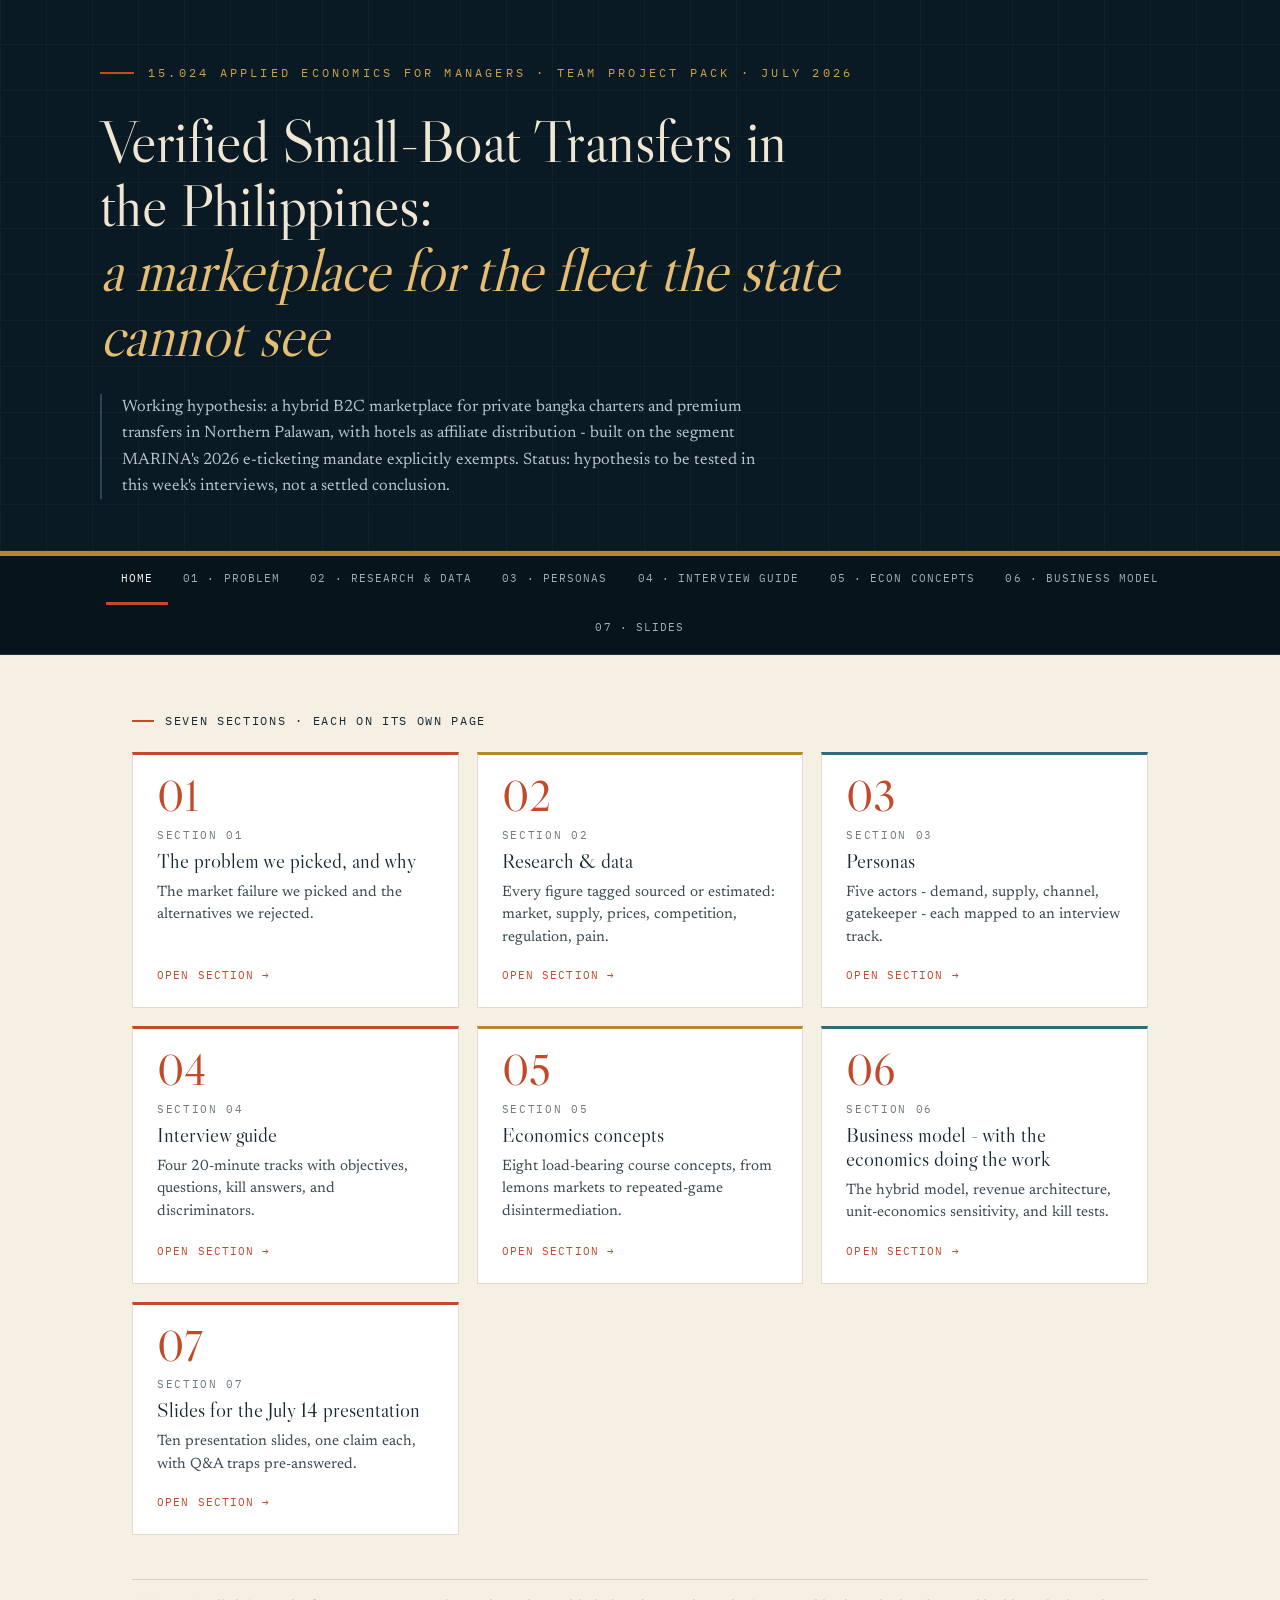
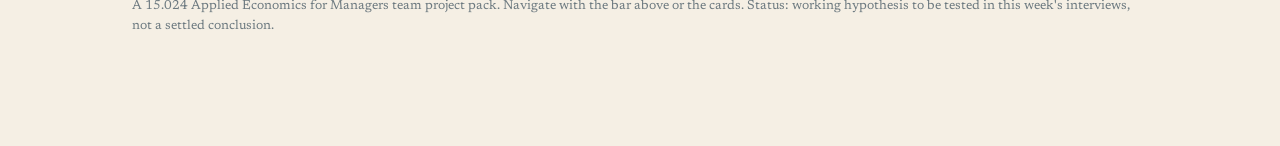
<file: index.html>
<!DOCTYPE html>
<html lang="en">
<head>
<meta charset="utf-8">
<meta name="viewport" content="width=device-width, initial-scale=1">
<title>Philippine Small-Boat Platform - 15.024 Project Pack</title>
<link rel="preconnect" href="https://fonts.googleapis.com">
<link rel="preconnect" href="https://fonts.gstatic.com" crossorigin>
<link href="https://fonts.googleapis.com/css2?family=Libre+Caslon+Display&family=Newsreader:ital,opsz,wght@0,6..72,400;0,6..72,500;0,6..72,600;1,6..72,400;1,6..72,500&family=IBM+Plex+Mono:wght@400;500;600&display=swap" rel="stylesheet">
<link rel="stylesheet" href="style.css">
</head>
<body>
<header class="masthead home"><div class="inner"><div class="kicker"><span class="rule"></span><span>15.024 Applied Economics for Managers · Team Project Pack · July 2026</span></div><h1>Verified Small-Boat Transfers in the Philippines:<br><em>a marketplace for the fleet the state cannot see</em></h1><div class="sub">Working hypothesis: a hybrid B2C marketplace for private bangka charters and premium transfers in Northern Palawan, with hotels as affiliate distribution - built on the segment MARINA's 2026 e-ticketing mandate explicitly exempts. Status: hypothesis to be tested in this week's interviews, not a settled conclusion.</div></div></header>
<nav class="toc"><a href="index.html" class="active">Home</a><a href="problem.html">01 · Problem</a><a href="research.html">02 · Research & Data</a><a href="personas.html">03 · Personas</a><a href="interview-guide.html">04 · Interview Guide</a><a href="econ-concepts.html">05 · Econ Concepts</a><a href="business-model.html">06 · Business Model</a><a href="slides.html">07 · Slides</a></nav>
<div class="home-wrap">
  <div class="home-lead"><span class="rule"></span>Seven sections · each on its own page</div>
  <div class="home-grid">
    <a class="home-card" href="problem.html"><div class="num">01</div><div class="lbl">Section 01</div><div class="ttl">The problem we picked, and why</div><p class="blurb">The market failure we picked and the alternatives we rejected.</p><div class="go">Open section →</div></a><a class="home-card" href="research.html"><div class="num">02</div><div class="lbl">Section 02</div><div class="ttl">Research &amp; data</div><p class="blurb">Every figure tagged sourced or estimated: market, supply, prices, competition, regulation, pain.</p><div class="go">Open section →</div></a><a class="home-card" href="personas.html"><div class="num">03</div><div class="lbl">Section 03</div><div class="ttl">Personas</div><p class="blurb">Five actors - demand, supply, channel, gatekeeper - each mapped to an interview track.</p><div class="go">Open section →</div></a><a class="home-card" href="interview-guide.html"><div class="num">04</div><div class="lbl">Section 04</div><div class="ttl">Interview guide</div><p class="blurb">Four 20-minute tracks with objectives, questions, kill answers, and discriminators.</p><div class="go">Open section →</div></a><a class="home-card" href="econ-concepts.html"><div class="num">05</div><div class="lbl">Section 05</div><div class="ttl">Economics concepts</div><p class="blurb">Eight load-bearing course concepts, from lemons markets to repeated-game disintermediation.</p><div class="go">Open section →</div></a><a class="home-card" href="business-model.html"><div class="num">06</div><div class="lbl">Section 06</div><div class="ttl">Business model - with the economics doing the work</div><p class="blurb">The hybrid model, revenue architecture, unit-economics sensitivity, and kill tests.</p><div class="go">Open section →</div></a><a class="home-card" href="slides.html"><div class="num">07</div><div class="lbl">Section 07</div><div class="ttl">Slides for the July 14 presentation</div><p class="blurb">Ten presentation slides, one claim each, with Q&amp;A traps pre-answered.</p><div class="go">Open section →</div></a>
  </div>
  <div class="home-foot">A 15.024 Applied Economics for Managers team project pack. Navigate with the bar above or the cards. Status: working hypothesis to be tested in this week's interviews, not a settled conclusion.</div>
</div>
</body>
</html>
</file>
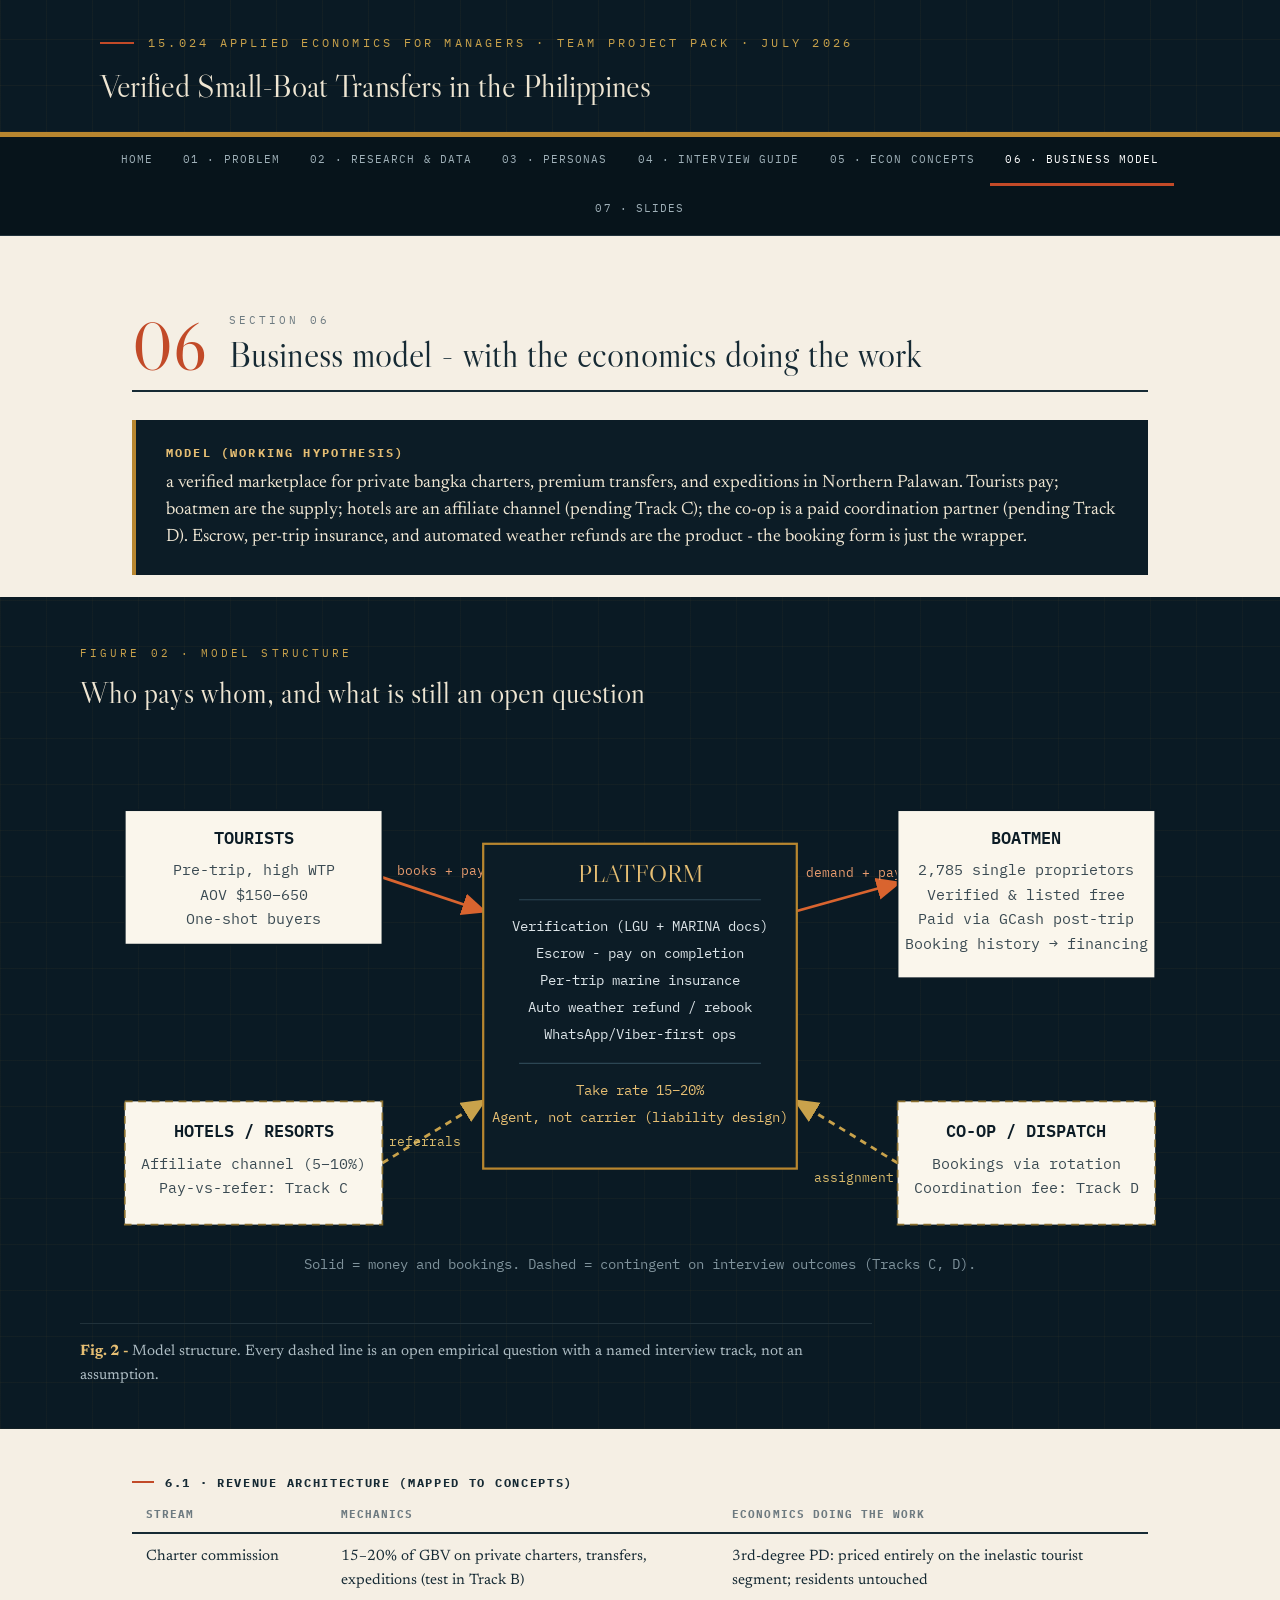
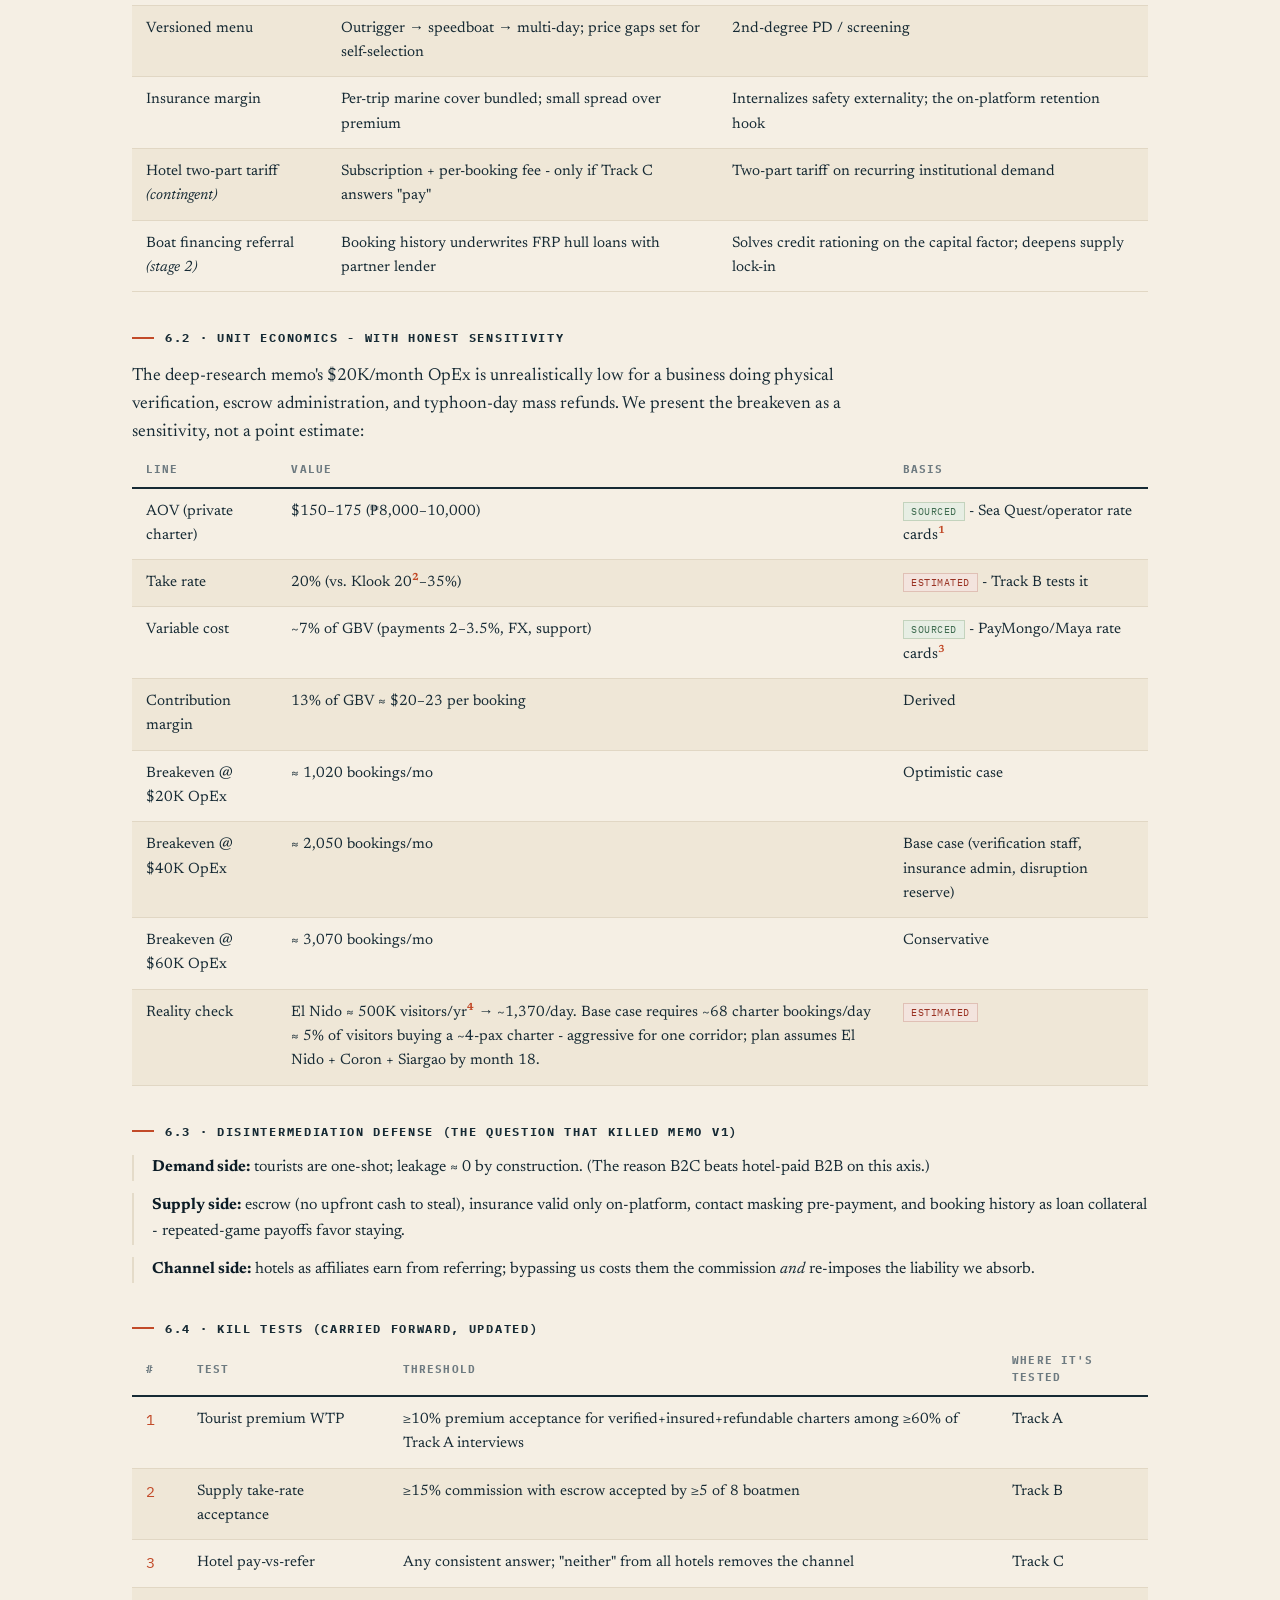
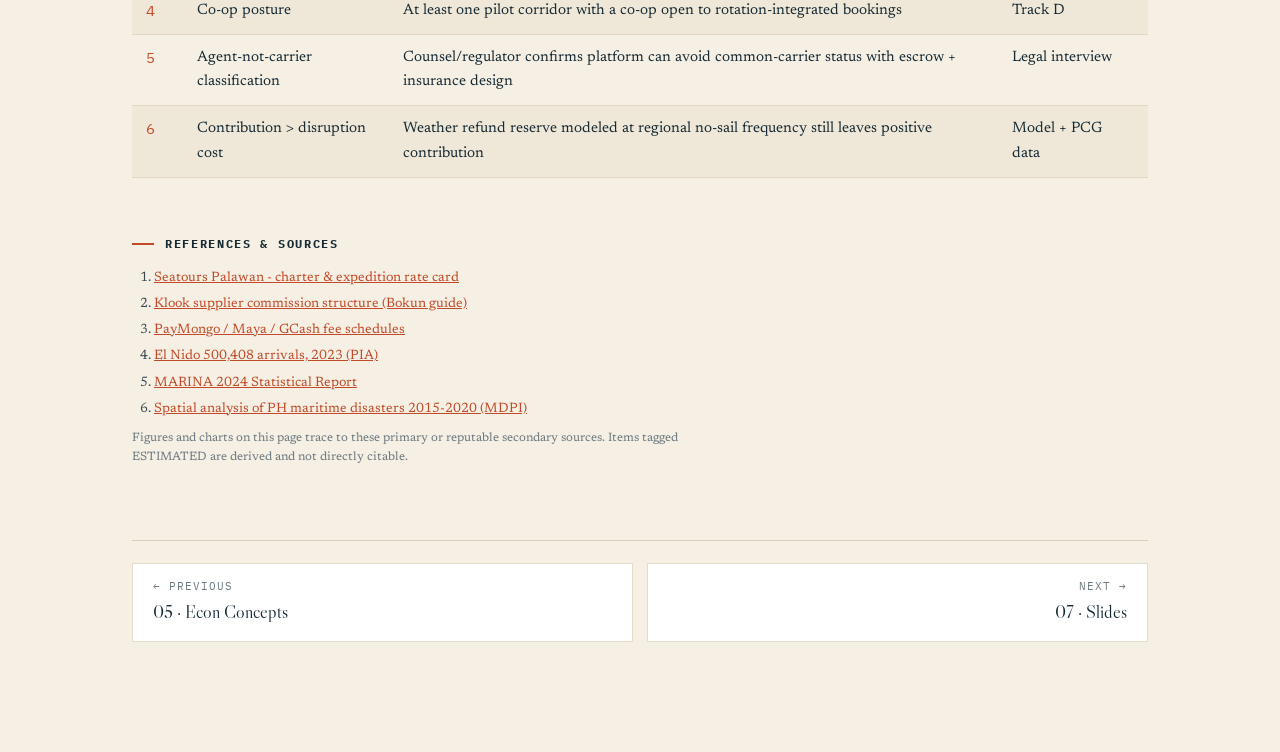
<file: business-model.html>
<!DOCTYPE html>
<html lang="en">
<head>
<meta charset="utf-8">
<meta name="viewport" content="width=device-width, initial-scale=1">
<title>Business model - with the economics doing the work · PH Small-Boat Platform</title>
<link rel="preconnect" href="https://fonts.googleapis.com">
<link rel="preconnect" href="https://fonts.gstatic.com" crossorigin>
<link href="https://fonts.googleapis.com/css2?family=Libre+Caslon+Display&family=Newsreader:ital,opsz,wght@0,6..72,400;0,6..72,500;0,6..72,600;1,6..72,400;1,6..72,500&family=IBM+Plex+Mono:wght@400;500;600&display=swap" rel="stylesheet">
<link rel="stylesheet" href="style.css">
</head>
<body>
<header class="masthead"><div class="inner"><div class="kicker"><span class="rule"></span><span>15.024 Applied Economics for Managers · Team Project Pack · July 2026</span></div><h1><a href="index.html">Verified Small-Boat Transfers in the Philippines</a></h1></div></header>
<nav class="toc"><a href="index.html">Home</a><a href="problem.html">01 · Problem</a><a href="research.html">02 · Research & Data</a><a href="personas.html">03 · Personas</a><a href="interview-guide.html">04 · Interview Guide</a><a href="econ-concepts.html">05 · Econ Concepts</a><a href="business-model.html" class="active">06 · Business Model</a><a href="slides.html">07 · Slides</a></nav>
<main>
<section id="s6" data-screen-label="Section 06" style="margin-top:76px;">
    <header style="display:flex; align-items:flex-end; gap:22px; border-bottom:2px solid #162A34; padding-bottom:16px; margin-bottom:28px;">
      <div style="font-family:'Libre Caslon Display',serif; font-size:66px; line-height:.78; color:#C24A28;">06</div>
      <div>
        <div style="font-family:'IBM Plex Mono',monospace; font-size:11px; letter-spacing:.28em; text-transform:uppercase; color:#6D7A80;">Section 06</div>
        <h2 style="font-family:'Libre Caslon Display',serif; font-weight:400; font-size:clamp(26px,3.4vw,36px); line-height:1.05; color:#162A34; margin:6px 0 0;">Business model - with the economics doing the work</h2>
      </div>
    </header>

    <div style="background:#0C1C26; color:#EFE6D3; padding:24px 30px; border-left:4px solid #B8862F; margin:6px 0 22px; font-size:18px; line-height:1.5;"><strong style="color:#E6BE73; font-family:'IBM Plex Mono',monospace; font-size:12px; letter-spacing:.18em; text-transform:uppercase; display:block; margin-bottom:8px;">Model (working hypothesis)</strong>a verified marketplace for private bangka charters, premium transfers, and expeditions in Northern Palawan. Tourists pay; boatmen are the supply; hotels are an affiliate channel (pending Track C); the co-op is a paid coordination partner (pending Track D). Escrow, per-trip insurance, and automated weather refunds are the product - the booking form is just the wrapper.</div>
  </section>
<figure style="position:relative; left:50%; transform:translateX(-50%); width:100vw; margin:20px 0 44px; padding:0;">
    <div style="background:#0A1A24; background-image:repeating-linear-gradient(0deg, rgba(184,134,47,.05) 0 1px, transparent 1px 46px), repeating-linear-gradient(90deg, rgba(184,134,47,.045) 0 1px, transparent 1px 46px); padding:48px 32px 40px;">
      <div style="max-width:1120px; margin:0 auto;">
        <div style="font-family:'IBM Plex Mono',monospace; font-size:11px; letter-spacing:.28em; text-transform:uppercase; color:#C9A24B; margin-bottom:6px;">Figure 02 · Model structure</div>
        <h3 style="font-family:'Libre Caslon Display',serif; font-weight:400; font-size:clamp(22px,2.8vw,30px); color:#EFE6D3; margin:0 0 26px;">Who pays whom, and what is still an open question</h3>
        <svg viewBox="0 0 1000 500" xmlns="http://www.w3.org/2000/svg" role="img" aria-label="Hybrid model flow diagram" style="width:100%; height:auto; display:block;">
          <defs>
            <marker id="ah" markerWidth="10" markerHeight="10" refX="7.5" refY="4" orient="auto"><path d="M0,0 L9,4 L0,8 Z" fill="#D9642F"/></marker>
            <marker id="ah2" markerWidth="10" markerHeight="10" refX="7.5" refY="4" orient="auto"><path d="M0,0 L9,4 L0,8 Z" fill="#C9A24B"/></marker>
          </defs>

          <!-- arrows first (behind boxes) -->
          <path d="M270,120 L360,150" fill="none" stroke="#D9642F" stroke-width="2.5" marker-end="url(#ah)"/>
          <text x="283" y="118" font-family="'IBM Plex Mono',monospace" font-size="12" fill="#E79B6E">books + pays 100%</text>
          <path d="M270,375 L360,320" fill="none" stroke="#C9A24B" stroke-width="2.5" stroke-dasharray="6 5" marker-end="url(#ah2)"/>
          <text x="276" y="360" font-family="'IBM Plex Mono',monospace" font-size="12" fill="#D8B96B">referrals</text>
          <path d="M640,150 L730,125" fill="none" stroke="#D9642F" stroke-width="2.5" marker-end="url(#ah)"/>
          <text x="648" y="120" font-family="'IBM Plex Mono',monospace" font-size="12" fill="#E79B6E">demand + payout (−take)</text>
          <path d="M730,375 L640,320" fill="none" stroke="#C9A24B" stroke-width="2.5" stroke-dasharray="6 5" marker-end="url(#ah2)"/>
          <text x="655" y="392" font-family="'IBM Plex Mono',monospace" font-size="12" fill="#D8B96B">assignment via queue</text>

          <!-- Tourists -->
          <rect x="40" y="60" width="230" height="120" fill="#FAF6EC" stroke="#0A1A24" stroke-width="1.5"/>
          <text x="155" y="90" text-anchor="middle" font-family="'IBM Plex Mono',monospace" font-weight="600" font-size="15" fill="#0C1C26">TOURISTS</text>
          <text x="155" y="118" text-anchor="middle" font-family="'IBM Plex Mono',monospace" font-size="13" fill="#3A4A52">Pre-trip, high WTP</text>
          <text x="155" y="140" text-anchor="middle" font-family="'IBM Plex Mono',monospace" font-size="13" fill="#3A4A52">AOV $150–650</text>
          <text x="155" y="162" text-anchor="middle" font-family="'IBM Plex Mono',monospace" font-size="13" fill="#3A4A52">One-shot buyers</text>

          <!-- Hotels -->
          <rect x="40" y="320" width="230" height="110" fill="#FAF6EC" stroke="#8A6F2E" stroke-width="1.5" stroke-dasharray="7 5"/>
          <text x="155" y="352" text-anchor="middle" font-family="'IBM Plex Mono',monospace" font-weight="600" font-size="15" fill="#0C1C26">HOTELS / RESORTS</text>
          <text x="155" y="380" text-anchor="middle" font-family="'IBM Plex Mono',monospace" font-size="13" fill="#3A4A52">Affiliate channel (5–10%)</text>
          <text x="155" y="402" text-anchor="middle" font-family="'IBM Plex Mono',monospace" font-size="13" fill="#3A4A52">Pay-vs-refer: Track C</text>

          <!-- Platform -->
          <rect x="360" y="90" width="280" height="290" fill="#0C1C26" stroke="#B8862F" stroke-width="2"/>
          <text x="500" y="124" text-anchor="middle" font-family="'Libre Caslon Display',serif" font-size="22" fill="#E6BE73">PLATFORM</text>
          <line x1="392" y1="140" x2="608" y2="140" stroke="#2C4653" stroke-width="1"/>
          <text x="500" y="168" text-anchor="middle" font-family="'IBM Plex Mono',monospace" font-size="12.5" fill="#DCE4E8">Verification (LGU + MARINA docs)</text>
          <text x="500" y="192" text-anchor="middle" font-family="'IBM Plex Mono',monospace" font-size="12.5" fill="#DCE4E8">Escrow - pay on completion</text>
          <text x="500" y="216" text-anchor="middle" font-family="'IBM Plex Mono',monospace" font-size="12.5" fill="#DCE4E8">Per-trip marine insurance</text>
          <text x="500" y="240" text-anchor="middle" font-family="'IBM Plex Mono',monospace" font-size="12.5" fill="#DCE4E8">Auto weather refund / rebook</text>
          <text x="500" y="264" text-anchor="middle" font-family="'IBM Plex Mono',monospace" font-size="12.5" fill="#DCE4E8">WhatsApp/Viber-first ops</text>
          <line x1="392" y1="286" x2="608" y2="286" stroke="#2C4653" stroke-width="1"/>
          <text x="500" y="314" text-anchor="middle" font-family="'IBM Plex Mono',monospace" font-size="12.5" fill="#E6BE73">Take rate 15–20%</text>
          <text x="500" y="338" text-anchor="middle" font-family="'IBM Plex Mono',monospace" font-size="12.5" fill="#E6BE73">Agent, not carrier (liability design)</text>

          <!-- Boatmen -->
          <rect x="730" y="60" width="230" height="150" fill="#FAF6EC" stroke="#0A1A24" stroke-width="1.5"/>
          <text x="845" y="90" text-anchor="middle" font-family="'IBM Plex Mono',monospace" font-weight="600" font-size="15" fill="#0C1C26">BOATMEN</text>
          <text x="845" y="118" text-anchor="middle" font-family="'IBM Plex Mono',monospace" font-size="13" fill="#3A4A52">2,785 single proprietors</text>
          <text x="845" y="140" text-anchor="middle" font-family="'IBM Plex Mono',monospace" font-size="13" fill="#3A4A52">Verified &amp; listed free</text>
          <text x="845" y="162" text-anchor="middle" font-family="'IBM Plex Mono',monospace" font-size="13" fill="#3A4A52">Paid via GCash post-trip</text>
          <text x="845" y="184" text-anchor="middle" font-family="'IBM Plex Mono',monospace" font-size="13" fill="#3A4A52">Booking history → financing</text>

          <!-- Coop -->
          <rect x="730" y="320" width="230" height="110" fill="#FAF6EC" stroke="#8A6F2E" stroke-width="1.5" stroke-dasharray="7 5"/>
          <text x="845" y="352" text-anchor="middle" font-family="'IBM Plex Mono',monospace" font-weight="600" font-size="15" fill="#0C1C26">CO-OP / DISPATCH</text>
          <text x="845" y="380" text-anchor="middle" font-family="'IBM Plex Mono',monospace" font-size="13" fill="#3A4A52">Bookings via rotation</text>
          <text x="845" y="402" text-anchor="middle" font-family="'IBM Plex Mono',monospace" font-size="13" fill="#3A4A52">Coordination fee: Track D</text>

          <text x="500" y="470" text-anchor="middle" font-family="'IBM Plex Mono',monospace" font-size="12.5" fill="#7F929B">Solid = money and bookings.  Dashed = contingent on interview outcomes (Tracks C, D).</text>
        </svg>
        <figcaption style="font-family:'Newsreader',serif; font-size:15px; color:#AEBDC4; margin-top:20px; max-width:88ch; border-top:1px solid #21323B; padding-top:16px;"><strong style="color:#E6BE73;">Fig. 2 - </strong> Model structure. Every dashed line is an open empirical question with a named interview track, not an assumption.</figcaption>
      </div>
    </div>
  </figure>
<section style="margin-top:20px;">
    <h3 style="font-family:'IBM Plex Mono',monospace; font-size:12px; letter-spacing:.14em; text-transform:uppercase; color:#162A34; margin:0 0 14px; display:flex; align-items:center; gap:11px;"><span style="width:22px; height:2px; background:#C24A28;"></span>6.1 · Revenue architecture (mapped to concepts)</h3>
    <table style="width:100%; border-collapse:collapse; margin:8px 0 24px; font-size:15px;">
      <tr>
        <th style="font-family:'IBM Plex Mono',monospace; font-size:10.5px; letter-spacing:.1em; text-transform:uppercase; text-align:left; color:#6D7A80; padding:0 14px 9px; border-bottom:2px solid #162A34;">Stream</th>
        <th style="font-family:'IBM Plex Mono',monospace; font-size:10.5px; letter-spacing:.1em; text-transform:uppercase; text-align:left; color:#6D7A80; padding:0 14px 9px; border-bottom:2px solid #162A34;">Mechanics</th>
        <th style="font-family:'IBM Plex Mono',monospace; font-size:10.5px; letter-spacing:.1em; text-transform:uppercase; text-align:left; color:#6D7A80; padding:0 14px 9px; border-bottom:2px solid #162A34;">Economics doing the work</th>
      </tr>
      <tr><td style="padding:11px 14px; border-bottom:1px solid #E1D7C4; vertical-align:top;">Charter commission</td><td style="padding:11px 14px; border-bottom:1px solid #E1D7C4; vertical-align:top;">15–20% of GBV on private charters, transfers, expeditions (test in Track B)</td><td style="padding:11px 14px; border-bottom:1px solid #E1D7C4; vertical-align:top;">3rd-degree PD: priced entirely on the inelastic tourist segment; residents untouched</td></tr>
      <tr><td style="padding:11px 14px; border-bottom:1px solid #E1D7C4; vertical-align:top; background:#EFE7D7;">Versioned menu</td><td style="padding:11px 14px; border-bottom:1px solid #E1D7C4; vertical-align:top; background:#EFE7D7;">Outrigger → speedboat → multi-day; price gaps set for self-selection</td><td style="padding:11px 14px; border-bottom:1px solid #E1D7C4; vertical-align:top; background:#EFE7D7;">2nd-degree PD / screening</td></tr>
      <tr><td style="padding:11px 14px; border-bottom:1px solid #E1D7C4; vertical-align:top;">Insurance margin</td><td style="padding:11px 14px; border-bottom:1px solid #E1D7C4; vertical-align:top;">Per-trip marine cover bundled; small spread over premium</td><td style="padding:11px 14px; border-bottom:1px solid #E1D7C4; vertical-align:top;">Internalizes safety externality; the on-platform retention hook</td></tr>
      <tr><td style="padding:11px 14px; border-bottom:1px solid #E1D7C4; vertical-align:top; background:#EFE7D7;">Hotel two-part tariff <em>(contingent)</em></td><td style="padding:11px 14px; border-bottom:1px solid #E1D7C4; vertical-align:top; background:#EFE7D7;">Subscription + per-booking fee - only if Track C answers "pay"</td><td style="padding:11px 14px; border-bottom:1px solid #E1D7C4; vertical-align:top; background:#EFE7D7;">Two-part tariff on recurring institutional demand</td></tr>
      <tr><td style="padding:11px 14px; border-bottom:1px solid #E1D7C4; vertical-align:top;">Boat financing referral <em>(stage 2)</em></td><td style="padding:11px 14px; border-bottom:1px solid #E1D7C4; vertical-align:top;">Booking history underwrites FRP hull loans with partner lender</td><td style="padding:11px 14px; border-bottom:1px solid #E1D7C4; vertical-align:top;">Solves credit rationing on the capital factor; deepens supply lock-in</td></tr>
    </table>

    <h3 style="font-family:'IBM Plex Mono',monospace; font-size:12px; letter-spacing:.14em; text-transform:uppercase; color:#162A34; margin:36px 0 14px; display:flex; align-items:center; gap:11px;"><span style="width:22px; height:2px; background:#C24A28;"></span>6.2 · Unit economics - with honest sensitivity</h3>
    <p style="max-width:78ch; margin:0 0 14px;">The deep-research memo's $20K/month OpEx is unrealistically low for a business doing physical verification, escrow administration, and typhoon-day mass refunds. We present the breakeven as a sensitivity, not a point estimate:</p>
    <table style="width:100%; border-collapse:collapse; margin:8px 0 24px; font-size:15px;">
      <tr>
        <th style="font-family:'IBM Plex Mono',monospace; font-size:10.5px; letter-spacing:.1em; text-transform:uppercase; text-align:left; color:#6D7A80; padding:0 14px 9px; border-bottom:2px solid #162A34;">Line</th>
        <th style="font-family:'IBM Plex Mono',monospace; font-size:10.5px; letter-spacing:.1em; text-transform:uppercase; text-align:left; color:#6D7A80; padding:0 14px 9px; border-bottom:2px solid #162A34;">Value</th>
        <th style="font-family:'IBM Plex Mono',monospace; font-size:10.5px; letter-spacing:.1em; text-transform:uppercase; text-align:left; color:#6D7A80; padding:0 14px 9px; border-bottom:2px solid #162A34;">Basis</th>
      </tr>
      <tr><td style="padding:11px 14px; border-bottom:1px solid #E1D7C4; vertical-align:top;">AOV (private charter)</td><td style="padding:11px 14px; border-bottom:1px solid #E1D7C4; vertical-align:top;">$150–175 (₱8,000–10,000)</td><td style="padding:11px 14px; border-bottom:1px solid #E1D7C4; vertical-align:top;"><span style="font-family:'IBM Plex Mono',monospace; font-size:10px; letter-spacing:.05em; padding:2px 7px; background:#E7EEE4; color:#3E6B4F; border:1px solid #C3D3BD; white-space:nowrap;">SOURCED</span> - Sea Quest/operator rate cards<sup style="font-size:.68em; line-height:0; font-weight:600;"><a href="#s6-ref-1" style="text-decoration:none;">1</a></sup></td></tr>
      <tr><td style="padding:11px 14px; border-bottom:1px solid #E1D7C4; vertical-align:top; background:#EFE7D7;">Take rate</td><td style="padding:11px 14px; border-bottom:1px solid #E1D7C4; vertical-align:top; background:#EFE7D7;">20% (vs. Klook 20<sup style="font-size:.68em; line-height:0; font-weight:600;"><a href="#s6-ref-2" style="text-decoration:none;">2</a></sup>–35%)</td><td style="padding:11px 14px; border-bottom:1px solid #E1D7C4; vertical-align:top; background:#EFE7D7;"><span style="font-family:'IBM Plex Mono',monospace; font-size:10px; letter-spacing:.05em; padding:2px 7px; background:#F3E4DE; color:#9A3324; border:1px solid #E0C0B5; white-space:nowrap;">ESTIMATED</span> - Track B tests it</td></tr>
      <tr><td style="padding:11px 14px; border-bottom:1px solid #E1D7C4; vertical-align:top;">Variable cost</td><td style="padding:11px 14px; border-bottom:1px solid #E1D7C4; vertical-align:top;">~7% of GBV (payments 2–3.5%, FX, support)</td><td style="padding:11px 14px; border-bottom:1px solid #E1D7C4; vertical-align:top;"><span style="font-family:'IBM Plex Mono',monospace; font-size:10px; letter-spacing:.05em; padding:2px 7px; background:#E7EEE4; color:#3E6B4F; border:1px solid #C3D3BD; white-space:nowrap;">SOURCED</span> - PayMongo/Maya rate cards<sup style="font-size:.68em; line-height:0; font-weight:600;"><a href="#s6-ref-3" style="text-decoration:none;">3</a></sup></td></tr>
      <tr><td style="padding:11px 14px; border-bottom:1px solid #E1D7C4; vertical-align:top; background:#EFE7D7;">Contribution margin</td><td style="padding:11px 14px; border-bottom:1px solid #E1D7C4; vertical-align:top; background:#EFE7D7;">13% of GBV ≈ $20–23 per booking</td><td style="padding:11px 14px; border-bottom:1px solid #E1D7C4; vertical-align:top; background:#EFE7D7;">Derived</td></tr>
      <tr><td style="padding:11px 14px; border-bottom:1px solid #E1D7C4; vertical-align:top;">Breakeven @ $20K OpEx</td><td style="padding:11px 14px; border-bottom:1px solid #E1D7C4; vertical-align:top;">≈ 1,020 bookings/mo</td><td style="padding:11px 14px; border-bottom:1px solid #E1D7C4; vertical-align:top;">Optimistic case</td></tr>
      <tr><td style="padding:11px 14px; border-bottom:1px solid #E1D7C4; vertical-align:top; background:#EFE7D7;">Breakeven @ $40K OpEx</td><td style="padding:11px 14px; border-bottom:1px solid #E1D7C4; vertical-align:top; background:#EFE7D7;">≈ 2,050 bookings/mo</td><td style="padding:11px 14px; border-bottom:1px solid #E1D7C4; vertical-align:top; background:#EFE7D7;">Base case (verification staff, insurance admin, disruption reserve)</td></tr>
      <tr><td style="padding:11px 14px; border-bottom:1px solid #E1D7C4; vertical-align:top;">Breakeven @ $60K OpEx</td><td style="padding:11px 14px; border-bottom:1px solid #E1D7C4; vertical-align:top;">≈ 3,070 bookings/mo</td><td style="padding:11px 14px; border-bottom:1px solid #E1D7C4; vertical-align:top;">Conservative</td></tr>
      <tr><td style="padding:11px 14px; border-bottom:1px solid #E1D7C4; vertical-align:top; background:#EFE7D7;">Reality check</td><td style="padding:11px 14px; border-bottom:1px solid #E1D7C4; vertical-align:top; background:#EFE7D7;">El Nido ≈ 500K visitors/yr<sup style="font-size:.68em; line-height:0; font-weight:600;"><a href="#s6-ref-4" style="text-decoration:none;">4</a></sup> → ~1,370/day. Base case requires ~68 charter bookings/day ≈ 5% of visitors buying a ~4-pax charter - aggressive for one corridor; plan assumes El Nido + Coron + Siargao by month 18.</td><td style="padding:11px 14px; border-bottom:1px solid #E1D7C4; vertical-align:top; background:#EFE7D7;"><span style="font-family:'IBM Plex Mono',monospace; font-size:10px; letter-spacing:.05em; padding:2px 7px; background:#F3E4DE; color:#9A3324; border:1px solid #E0C0B5; white-space:nowrap;">ESTIMATED</span></td></tr>
    </table>

    <h3 style="font-family:'IBM Plex Mono',monospace; font-size:12px; letter-spacing:.14em; text-transform:uppercase; color:#162A34; margin:36px 0 14px; display:flex; align-items:center; gap:11px;"><span style="width:22px; height:2px; background:#C24A28;"></span>6.3 · Disintermediation defense (the question that killed memo v1)</h3>
    <ul style="margin:6px 0 16px 0; padding-left:0; font-size:16px; list-style:none;">
      <li style="margin-bottom:12px; padding-left:18px; border-left:2px solid #E4DBC9;"><strong style="color:#0C1C26;">Demand side:</strong> tourists are one-shot; leakage ≈ 0 by construction. (The reason B2C beats hotel-paid B2B on this axis.)</li>
      <li style="margin-bottom:12px; padding-left:18px; border-left:2px solid #E4DBC9;"><strong style="color:#0C1C26;">Supply side:</strong> escrow (no upfront cash to steal), insurance valid only on-platform, contact masking pre-payment, and booking history as loan collateral - repeated-game payoffs favor staying.</li>
      <li style="margin-bottom:0; padding-left:18px; border-left:2px solid #E4DBC9;"><strong style="color:#0C1C26;">Channel side:</strong> hotels as affiliates earn from referring; bypassing us costs them the commission <em>and</em> re-imposes the liability we absorb.</li>
    </ul>

    <h3 style="font-family:'IBM Plex Mono',monospace; font-size:12px; letter-spacing:.14em; text-transform:uppercase; color:#162A34; margin:36px 0 14px; display:flex; align-items:center; gap:11px;"><span style="width:22px; height:2px; background:#C24A28;"></span>6.4 · Kill tests (carried forward, updated)</h3>
    <table style="width:100%; border-collapse:collapse; margin:8px 0 24px; font-size:15px;">
      <tr>
        <th style="font-family:'IBM Plex Mono',monospace; font-size:10.5px; letter-spacing:.1em; text-transform:uppercase; text-align:left; color:#6D7A80; padding:0 14px 9px; border-bottom:2px solid #162A34; width:5%;">#</th>
        <th style="font-family:'IBM Plex Mono',monospace; font-size:10.5px; letter-spacing:.1em; text-transform:uppercase; text-align:left; color:#6D7A80; padding:0 14px 9px; border-bottom:2px solid #162A34;">Test</th>
        <th style="font-family:'IBM Plex Mono',monospace; font-size:10.5px; letter-spacing:.1em; text-transform:uppercase; text-align:left; color:#6D7A80; padding:0 14px 9px; border-bottom:2px solid #162A34;">Threshold</th>
        <th style="font-family:'IBM Plex Mono',monospace; font-size:10.5px; letter-spacing:.1em; text-transform:uppercase; text-align:left; color:#6D7A80; padding:0 14px 9px; border-bottom:2px solid #162A34;">Where it's tested</th>
      </tr>
      <tr><td style="padding:11px 14px; border-bottom:1px solid #E1D7C4; vertical-align:top; font-family:'IBM Plex Mono',monospace; color:#C24A28;">1</td><td style="padding:11px 14px; border-bottom:1px solid #E1D7C4; vertical-align:top;">Tourist premium WTP</td><td style="padding:11px 14px; border-bottom:1px solid #E1D7C4; vertical-align:top;">≥10% premium acceptance for verified+insured+refundable charters among ≥60% of Track A interviews</td><td style="padding:11px 14px; border-bottom:1px solid #E1D7C4; vertical-align:top;">Track A</td></tr>
      <tr><td style="padding:11px 14px; border-bottom:1px solid #E1D7C4; vertical-align:top; background:#EFE7D7; font-family:'IBM Plex Mono',monospace; color:#C24A28;">2</td><td style="padding:11px 14px; border-bottom:1px solid #E1D7C4; vertical-align:top; background:#EFE7D7;">Supply take-rate acceptance</td><td style="padding:11px 14px; border-bottom:1px solid #E1D7C4; vertical-align:top; background:#EFE7D7;">≥15% commission with escrow accepted by ≥5 of 8 boatmen</td><td style="padding:11px 14px; border-bottom:1px solid #E1D7C4; vertical-align:top; background:#EFE7D7;">Track B</td></tr>
      <tr><td style="padding:11px 14px; border-bottom:1px solid #E1D7C4; vertical-align:top; font-family:'IBM Plex Mono',monospace; color:#C24A28;">3</td><td style="padding:11px 14px; border-bottom:1px solid #E1D7C4; vertical-align:top;">Hotel pay-vs-refer</td><td style="padding:11px 14px; border-bottom:1px solid #E1D7C4; vertical-align:top;">Any consistent answer; "neither" from all hotels removes the channel</td><td style="padding:11px 14px; border-bottom:1px solid #E1D7C4; vertical-align:top;">Track C</td></tr>
      <tr><td style="padding:11px 14px; border-bottom:1px solid #E1D7C4; vertical-align:top; background:#EFE7D7; font-family:'IBM Plex Mono',monospace; color:#C24A28;">4</td><td style="padding:11px 14px; border-bottom:1px solid #E1D7C4; vertical-align:top; background:#EFE7D7;">Co-op posture</td><td style="padding:11px 14px; border-bottom:1px solid #E1D7C4; vertical-align:top; background:#EFE7D7;">At least one pilot corridor with a co-op open to rotation-integrated bookings</td><td style="padding:11px 14px; border-bottom:1px solid #E1D7C4; vertical-align:top; background:#EFE7D7;">Track D</td></tr>
      <tr><td style="padding:11px 14px; border-bottom:1px solid #E1D7C4; vertical-align:top; font-family:'IBM Plex Mono',monospace; color:#C24A28;">5</td><td style="padding:11px 14px; border-bottom:1px solid #E1D7C4; vertical-align:top;">Agent-not-carrier classification</td><td style="padding:11px 14px; border-bottom:1px solid #E1D7C4; vertical-align:top;">Counsel/regulator confirms platform can avoid common-carrier status with escrow + insurance design</td><td style="padding:11px 14px; border-bottom:1px solid #E1D7C4; vertical-align:top;">Legal interview</td></tr>
      <tr><td style="padding:11px 14px; border-bottom:1px solid #E1D7C4; vertical-align:top; background:#EFE7D7; font-family:'IBM Plex Mono',monospace; color:#C24A28;">6</td><td style="padding:11px 14px; border-bottom:1px solid #E1D7C4; vertical-align:top; background:#EFE7D7;">Contribution &gt; disruption cost</td><td style="padding:11px 14px; border-bottom:1px solid #E1D7C4; vertical-align:top; background:#EFE7D7;">Weather refund reserve modeled at regional no-sail frequency still leaves positive contribution</td><td style="padding:11px 14px; border-bottom:1px solid #E1D7C4; vertical-align:top; background:#EFE7D7;">Model + PCG data</td></tr>
    </table>
  </section>
<section style="margin-top:56px;"><h3 style="font-family:'IBM Plex Mono',monospace; font-size:12px; letter-spacing:.14em; text-transform:uppercase; color:#162A34; margin:0 0 14px; display:flex; align-items:center; gap:11px;"><span style="width:22px; height:2px; background:#C24A28;"></span>References &amp; sources</h3><ol style="margin:0; padding-left:22px; font-size:13.5px; line-height:1.5; color:#3A4A52;"><li id="s6-ref-1" style="margin-bottom:6px; scroll-margin-top:72px;"><a href="https://seatourspalawan.com/" target="_blank" rel="noopener" style="text-decoration:underline;">Seatours Palawan - charter &amp; expedition rate card</a></li><li id="s6-ref-2" style="margin-bottom:6px; scroll-margin-top:72px;"><a href="https://www.bokun.io/klook-supplier" target="_blank" rel="noopener" style="text-decoration:underline;">Klook supplier commission structure (Bokun guide)</a></li><li id="s6-ref-3" style="margin-bottom:6px; scroll-margin-top:72px;"><a href="https://www.paymongo.com/blog/maya-vs-gcash-vs-paymongo-for-business" target="_blank" rel="noopener" style="text-decoration:underline;">PayMongo / Maya / GCash fee schedules</a></li><li id="s6-ref-4" style="margin-bottom:6px; scroll-margin-top:72px;"><a href="https://mirror.pia.gov.ph/news/2024/01/08/el-nido-sets-tourism-record-with-over-half-million-visitors-in-2023" target="_blank" rel="noopener" style="text-decoration:underline;">El Nido 500,408 arrivals, 2023 (PIA)</a></li><li id="s6-ref-5" style="margin-bottom:6px; scroll-margin-top:72px;"><a href="https://marina.gov.ph/wp-content/uploads/2025/11/2024-MARINA-STATISTICAL-REPORT.pdf" target="_blank" rel="noopener" style="text-decoration:underline;">MARINA 2024 Statistical Report</a></li><li id="s6-ref-6" style="margin-bottom:6px; scroll-margin-top:72px;"><a href="https://www.mdpi.com/2220-9964/14/1/31" target="_blank" rel="noopener" style="text-decoration:underline;">Spatial analysis of PH maritime disasters 2015-2020 (MDPI)</a></li></ol><p style="font-size:12px; color:#6D7A80; margin:10px 0 0; max-width:80ch;">Figures and charts on this page trace to these primary or reputable secondary sources. Items tagged ESTIMATED are derived and not directly citable.</p></section>
<div class="pagenav"><a class="pn prev" href="econ-concepts.html"><span>← Previous</span><b>05 · Econ Concepts</b></a><a class="pn next" href="slides.html"><span>Next →</span><b>07 · Slides</b></a></div>
</main>
</body>
</html>
</file>
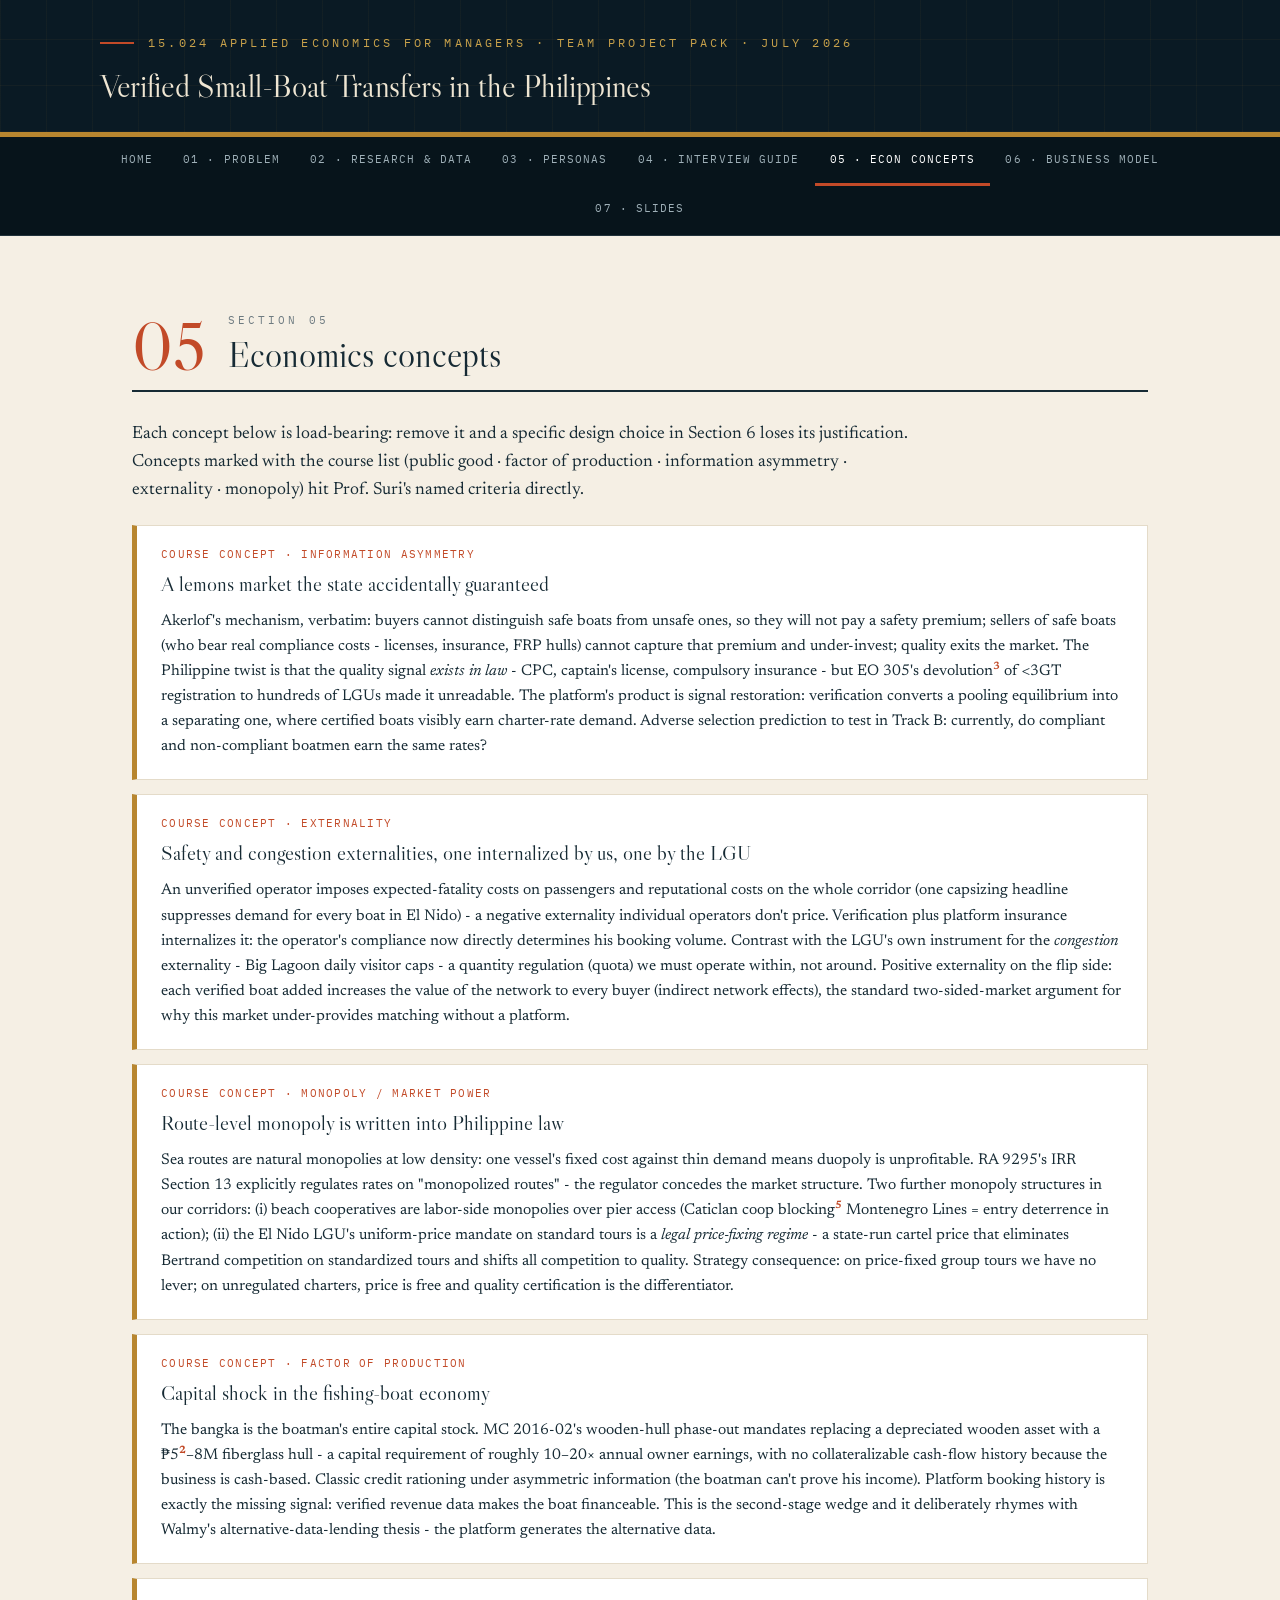
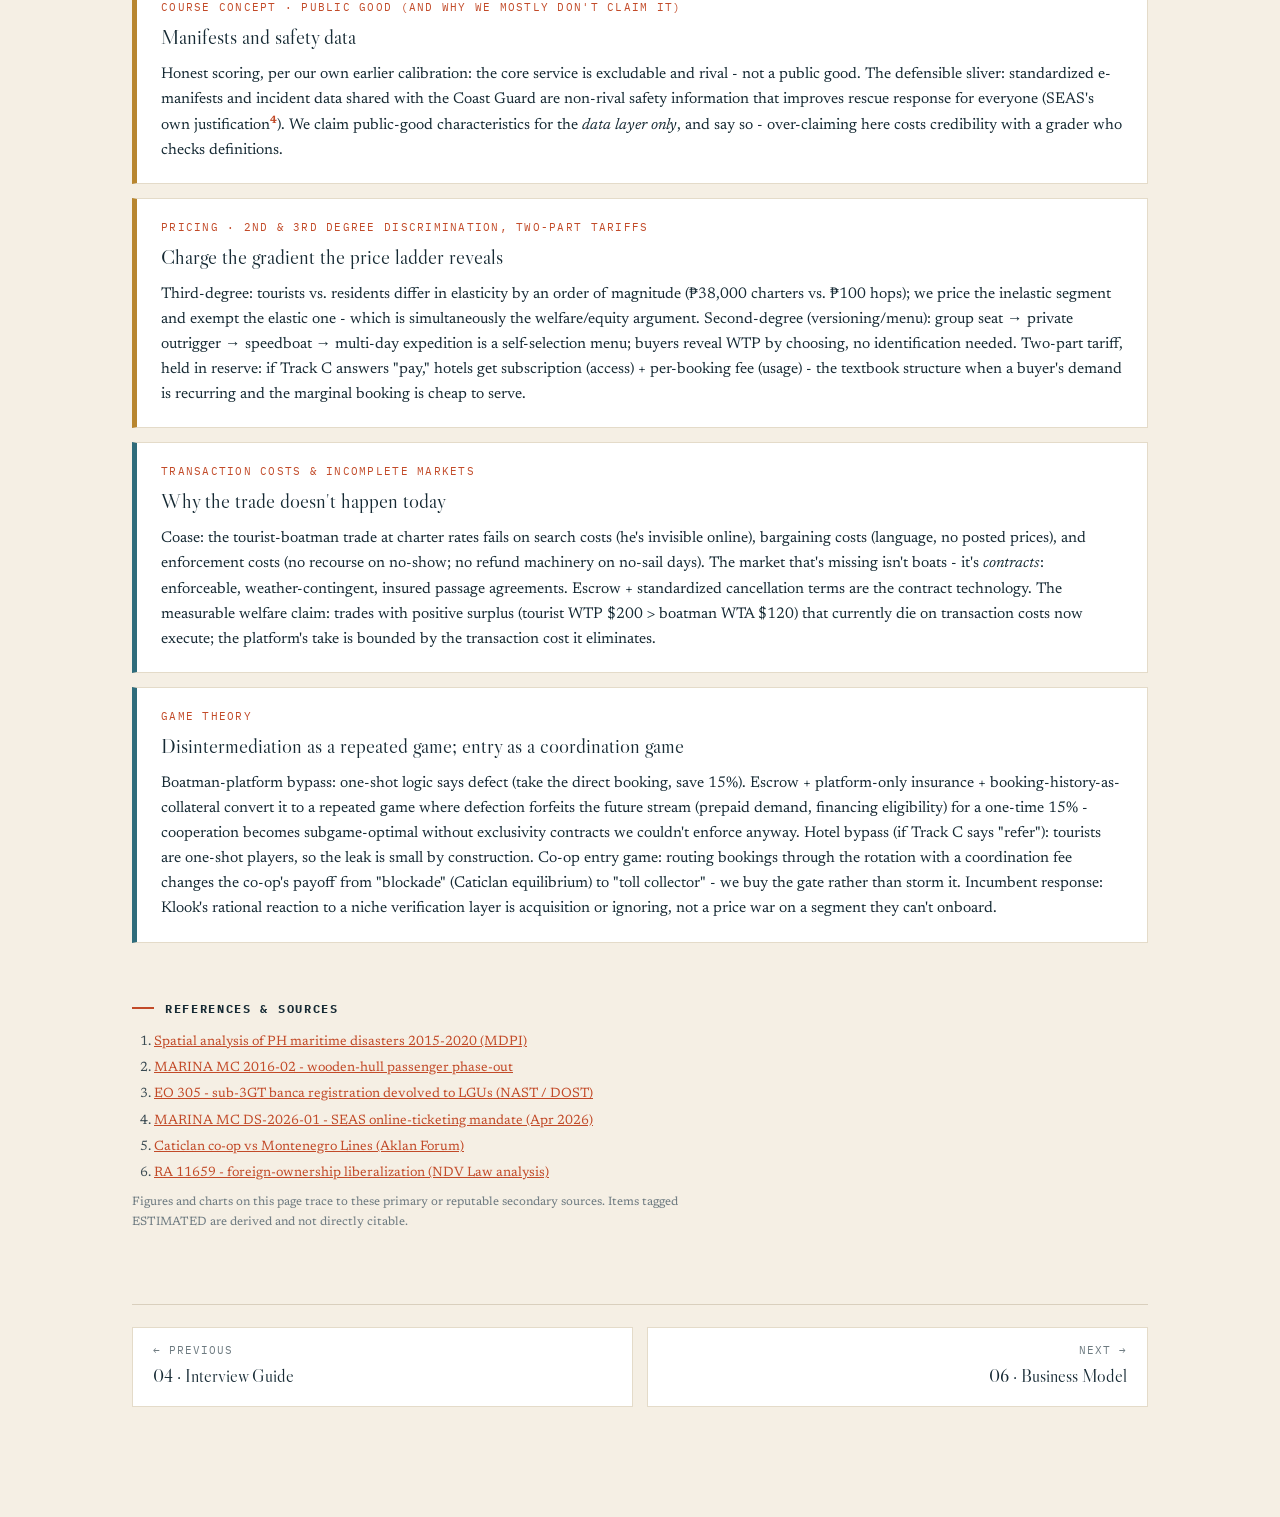
<file: econ-concepts.html>
<!DOCTYPE html>
<html lang="en">
<head>
<meta charset="utf-8">
<meta name="viewport" content="width=device-width, initial-scale=1">
<title>Economics concepts · PH Small-Boat Platform</title>
<link rel="preconnect" href="https://fonts.googleapis.com">
<link rel="preconnect" href="https://fonts.gstatic.com" crossorigin>
<link href="https://fonts.googleapis.com/css2?family=Libre+Caslon+Display&family=Newsreader:ital,opsz,wght@0,6..72,400;0,6..72,500;0,6..72,600;1,6..72,400;1,6..72,500&family=IBM+Plex+Mono:wght@400;500;600&display=swap" rel="stylesheet">
<link rel="stylesheet" href="style.css">
</head>
<body>
<header class="masthead"><div class="inner"><div class="kicker"><span class="rule"></span><span>15.024 Applied Economics for Managers · Team Project Pack · July 2026</span></div><h1><a href="index.html">Verified Small-Boat Transfers in the Philippines</a></h1></div></header>
<nav class="toc"><a href="index.html">Home</a><a href="problem.html">01 · Problem</a><a href="research.html">02 · Research & Data</a><a href="personas.html">03 · Personas</a><a href="interview-guide.html">04 · Interview Guide</a><a href="econ-concepts.html" class="active">05 · Econ Concepts</a><a href="business-model.html">06 · Business Model</a><a href="slides.html">07 · Slides</a></nav>
<main>
<section id="s5" data-screen-label="Section 05" style="margin-top:76px;">
    <header style="display:flex; align-items:flex-end; gap:22px; border-bottom:2px solid #162A34; padding-bottom:16px; margin-bottom:28px;">
      <div style="font-family:'Libre Caslon Display',serif; font-size:66px; line-height:.78; color:#C24A28;">05</div>
      <div>
        <div style="font-family:'IBM Plex Mono',monospace; font-size:11px; letter-spacing:.28em; text-transform:uppercase; color:#6D7A80;">Section 05</div>
        <h2 style="font-family:'Libre Caslon Display',serif; font-weight:400; font-size:clamp(26px,3.4vw,36px); line-height:1.05; color:#162A34; margin:6px 0 0;">Economics concepts</h2>
      </div>
    </header>
    <p style="max-width:78ch; margin:0 0 20px;">Each concept below is load-bearing: remove it and a specific design choice in Section 6 loses its justification. Concepts marked with the course list (public good · factor of production · information asymmetry · externality · monopoly) hit Prof. Suri's named criteria directly.</p>

    <div style="background:#FFFFFF; border:1px solid #E4DBC9; border-left:5px solid #B8862F; padding:20px 24px; margin:14px 0;">
      <div style="font-family:'IBM Plex Mono',monospace; font-size:10.5px; letter-spacing:.12em; text-transform:uppercase; color:#C24A28; margin-bottom:4px;">Course concept · Information asymmetry</div>
      <h4 style="font-family:'Libre Caslon Display',serif; font-weight:400; font-size:21px; color:#162A34; margin:0 0 8px;">A lemons market the state accidentally guaranteed</h4>
      <p style="font-size:15.5px; margin:0;">Akerlof's mechanism, verbatim: buyers cannot distinguish safe boats from unsafe ones, so they will not pay a safety premium; sellers of safe boats (who bear real compliance costs - licenses, insurance, FRP hulls) cannot capture that premium and under-invest; quality exits the market. The Philippine twist is that the quality signal <em>exists in law</em> - CPC, captain's license, compulsory insurance - but EO 305's devolution<sup style="font-size:.68em; line-height:0; font-weight:600;"><a href="#s5-ref-3" style="text-decoration:none;">3</a></sup> of &lt;3GT registration to hundreds of LGUs made it unreadable. The platform's product is signal restoration: verification converts a pooling equilibrium into a separating one, where certified boats visibly earn charter-rate demand. Adverse selection prediction to test in Track B: currently, do compliant and non-compliant boatmen earn the same rates?</p>
    </div>

    <div style="background:#FFFFFF; border:1px solid #E4DBC9; border-left:5px solid #B8862F; padding:20px 24px; margin:14px 0;">
      <div style="font-family:'IBM Plex Mono',monospace; font-size:10.5px; letter-spacing:.12em; text-transform:uppercase; color:#C24A28; margin-bottom:4px;">Course concept · Externality</div>
      <h4 style="font-family:'Libre Caslon Display',serif; font-weight:400; font-size:21px; color:#162A34; margin:0 0 8px;">Safety and congestion externalities, one internalized by us, one by the LGU</h4>
      <p style="font-size:15.5px; margin:0;">An unverified operator imposes expected-fatality costs on passengers and reputational costs on the whole corridor (one capsizing headline suppresses demand for every boat in El Nido) - a negative externality individual operators don't price. Verification plus platform insurance internalizes it: the operator's compliance now directly determines his booking volume. Contrast with the LGU's own instrument for the <em>congestion</em> externality - Big Lagoon daily visitor caps - a quantity regulation (quota) we must operate within, not around. Positive externality on the flip side: each verified boat added increases the value of the network to every buyer (indirect network effects), the standard two-sided-market argument for why this market under-provides matching without a platform.</p>
    </div>

    <div style="background:#FFFFFF; border:1px solid #E4DBC9; border-left:5px solid #B8862F; padding:20px 24px; margin:14px 0;">
      <div style="font-family:'IBM Plex Mono',monospace; font-size:10.5px; letter-spacing:.12em; text-transform:uppercase; color:#C24A28; margin-bottom:4px;">Course concept · Monopoly / market power</div>
      <h4 style="font-family:'Libre Caslon Display',serif; font-weight:400; font-size:21px; color:#162A34; margin:0 0 8px;">Route-level monopoly is written into Philippine law</h4>
      <p style="font-size:15.5px; margin:0;">Sea routes are natural monopolies at low density: one vessel's fixed cost against thin demand means duopoly is unprofitable. RA 9295's IRR Section 13 explicitly regulates rates on "monopolized routes" - the regulator concedes the market structure. Two further monopoly structures in our corridors: (i) beach cooperatives are labor-side monopolies over pier access (Caticlan coop blocking<sup style="font-size:.68em; line-height:0; font-weight:600;"><a href="#s5-ref-5" style="text-decoration:none;">5</a></sup> Montenegro Lines = entry deterrence in action); (ii) the El Nido LGU's uniform-price mandate on standard tours is a <em>legal price-fixing regime</em> - a state-run cartel price that eliminates Bertrand competition on standardized tours and shifts all competition to quality. Strategy consequence: on price-fixed group tours we have no lever; on unregulated charters, price is free and quality certification is the differentiator.</p>
    </div>

    <div style="background:#FFFFFF; border:1px solid #E4DBC9; border-left:5px solid #B8862F; padding:20px 24px; margin:14px 0;">
      <div style="font-family:'IBM Plex Mono',monospace; font-size:10.5px; letter-spacing:.12em; text-transform:uppercase; color:#C24A28; margin-bottom:4px;">Course concept · Factor of production</div>
      <h4 style="font-family:'Libre Caslon Display',serif; font-weight:400; font-size:21px; color:#162A34; margin:0 0 8px;">Capital shock in the fishing-boat economy</h4>
      <p style="font-size:15.5px; margin:0;">The bangka is the boatman's entire capital stock. MC 2016-02's wooden-hull phase-out mandates replacing a depreciated wooden asset with a ₱5<sup style="font-size:.68em; line-height:0; font-weight:600;"><a href="#s5-ref-2" style="text-decoration:none;">2</a></sup>–8M fiberglass hull - a capital requirement of roughly 10–20× annual owner earnings, with no collateralizable cash-flow history because the business is cash-based. Classic credit rationing under asymmetric information (the boatman can't prove his income). Platform booking history is exactly the missing signal: verified revenue data makes the boat financeable. This is the second-stage wedge and it deliberately rhymes with Walmy's alternative-data-lending thesis - the platform generates the alternative data.</p>
    </div>

    <div style="background:#FFFFFF; border:1px solid #E4DBC9; border-left:5px solid #B8862F; padding:20px 24px; margin:14px 0;">
      <div style="font-family:'IBM Plex Mono',monospace; font-size:10.5px; letter-spacing:.12em; text-transform:uppercase; color:#C24A28; margin-bottom:4px;">Course concept · Public good (and why we mostly don't claim it)</div>
      <h4 style="font-family:'Libre Caslon Display',serif; font-weight:400; font-size:21px; color:#162A34; margin:0 0 8px;">Manifests and safety data</h4>
      <p style="font-size:15.5px; margin:0;">Honest scoring, per our own earlier calibration: the core service is excludable and rival - not a public good. The defensible sliver: standardized e-manifests and incident data shared with the Coast Guard are non-rival safety information that improves rescue response for everyone (SEAS's own justification<sup style="font-size:.68em; line-height:0; font-weight:600;"><a href="#s5-ref-4" style="text-decoration:none;">4</a></sup>). We claim public-good characteristics for the <em>data layer only</em>, and say so - over-claiming here costs credibility with a grader who checks definitions.</p>
    </div>

    <div style="background:#FFFFFF; border:1px solid #E4DBC9; border-left:5px solid #B8862F; padding:20px 24px; margin:14px 0;">
      <div style="font-family:'IBM Plex Mono',monospace; font-size:10.5px; letter-spacing:.12em; text-transform:uppercase; color:#C24A28; margin-bottom:4px;">Pricing · 2nd &amp; 3rd degree discrimination, two-part tariffs</div>
      <h4 style="font-family:'Libre Caslon Display',serif; font-weight:400; font-size:21px; color:#162A34; margin:0 0 8px;">Charge the gradient the price ladder reveals</h4>
      <p style="font-size:15.5px; margin:0;">Third-degree: tourists vs. residents differ in elasticity by an order of magnitude (₱38,000 charters vs. ₱100 hops); we price the inelastic segment and exempt the elastic one - which is simultaneously the welfare/equity argument. Second-degree (versioning/menu): group seat → private outrigger → speedboat → multi-day expedition is a self-selection menu; buyers reveal WTP by choosing, no identification needed. Two-part tariff, held in reserve: if Track C answers "pay," hotels get subscription (access) + per-booking fee (usage) - the textbook structure when a buyer's demand is recurring and the marginal booking is cheap to serve.</p>
    </div>

    <div style="background:#FFFFFF; border:1px solid #E4DBC9; border-left:5px solid #2F6C7B; padding:20px 24px; margin:14px 0;">
      <div style="font-family:'IBM Plex Mono',monospace; font-size:10.5px; letter-spacing:.12em; text-transform:uppercase; color:#C24A28; margin-bottom:4px;">Transaction costs &amp; incomplete markets</div>
      <h4 style="font-family:'Libre Caslon Display',serif; font-weight:400; font-size:21px; color:#162A34; margin:0 0 8px;">Why the trade doesn't happen today</h4>
      <p style="font-size:15.5px; margin:0;">Coase: the tourist-boatman trade at charter rates fails on search costs (he's invisible online), bargaining costs (language, no posted prices), and enforcement costs (no recourse on no-show; no refund machinery on no-sail days). The market that's missing isn't boats - it's <em>contracts</em>: enforceable, weather-contingent, insured passage agreements. Escrow + standardized cancellation terms are the contract technology. The measurable welfare claim: trades with positive surplus (tourist WTP $200 &gt; boatman WTA $120) that currently die on transaction costs now execute; the platform's take is bounded by the transaction cost it eliminates.</p>
    </div>

    <div style="background:#FFFFFF; border:1px solid #E4DBC9; border-left:5px solid #2F6C7B; padding:20px 24px; margin:14px 0;">
      <div style="font-family:'IBM Plex Mono',monospace; font-size:10.5px; letter-spacing:.12em; text-transform:uppercase; color:#C24A28; margin-bottom:4px;">Game theory</div>
      <h4 style="font-family:'Libre Caslon Display',serif; font-weight:400; font-size:21px; color:#162A34; margin:0 0 8px;">Disintermediation as a repeated game; entry as a coordination game</h4>
      <p style="font-size:15.5px; margin:0;">Boatman-platform bypass: one-shot logic says defect (take the direct booking, save 15%). Escrow + platform-only insurance + booking-history-as-collateral convert it to a repeated game where defection forfeits the future stream (prepaid demand, financing eligibility) for a one-time 15% - cooperation becomes subgame-optimal without exclusivity contracts we couldn't enforce anyway. Hotel bypass (if Track C says "refer"): tourists are one-shot players, so the leak is small by construction. Co-op entry game: routing bookings through the rotation with a coordination fee changes the co-op's payoff from "blockade" (Caticlan equilibrium) to "toll collector" - we buy the gate rather than storm it. Incumbent response: Klook's rational reaction to a niche verification layer is acquisition or ignoring, not a price war on a segment they can't onboard.</p>
    </div>
  </section>
<section style="margin-top:56px;"><h3 style="font-family:'IBM Plex Mono',monospace; font-size:12px; letter-spacing:.14em; text-transform:uppercase; color:#162A34; margin:0 0 14px; display:flex; align-items:center; gap:11px;"><span style="width:22px; height:2px; background:#C24A28;"></span>References &amp; sources</h3><ol style="margin:0; padding-left:22px; font-size:13.5px; line-height:1.5; color:#3A4A52;"><li id="s5-ref-1" style="margin-bottom:6px; scroll-margin-top:72px;"><a href="https://www.mdpi.com/2220-9964/14/1/31" target="_blank" rel="noopener" style="text-decoration:underline;">Spatial analysis of PH maritime disasters 2015-2020 (MDPI)</a></li><li id="s5-ref-2" style="margin-bottom:6px; scroll-margin-top:72px;"><a href="https://marina.gov.ph/wp-content/uploads/2018/06/MC-2016-02.pdf" target="_blank" rel="noopener" style="text-decoration:underline;">MARINA MC 2016-02 - wooden-hull passenger phase-out</a></li><li id="s5-ref-3" style="margin-bottom:6px; scroll-margin-top:72px;"><a href="https://nast.dost.gov.ph/index.php/downloads/category/109-day-2-march-14-2017?download=351:2-engr-lanoy-municipal-fishing-boats" target="_blank" rel="noopener" style="text-decoration:underline;">EO 305 - sub-3GT banca registration devolved to LGUs (NAST / DOST)</a></li><li id="s5-ref-4" style="margin-bottom:6px; scroll-margin-top:72px;"><a href="https://marina.gov.ph/2026/04/11/safer-travel-thru-seas-marina-mandates-online-ticketing-system-for-domestic-passenger-ships/" target="_blank" rel="noopener" style="text-decoration:underline;">MARINA MC DS-2026-01 - SEAS online-ticketing mandate (Apr 2026)</a></li><li id="s5-ref-5" style="margin-bottom:6px; scroll-margin-top:72px;"><a href="https://aklanforum.blogspot.com/2008/09/boracay-boat-coop-opposes-montenegro.html" target="_blank" rel="noopener" style="text-decoration:underline;">Caticlan co-op vs Montenegro Lines (Aklan Forum)</a></li><li id="s5-ref-6" style="margin-bottom:6px; scroll-margin-top:72px;"><a href="https://ndvlaw.com/how-foreigners-can-own-100-of-philippine-telecom-and-transport-firms/" target="_blank" rel="noopener" style="text-decoration:underline;">RA 11659 - foreign-ownership liberalization (NDV Law analysis)</a></li></ol><p style="font-size:12px; color:#6D7A80; margin:10px 0 0; max-width:80ch;">Figures and charts on this page trace to these primary or reputable secondary sources. Items tagged ESTIMATED are derived and not directly citable.</p></section>
<div class="pagenav"><a class="pn prev" href="interview-guide.html"><span>← Previous</span><b>04 · Interview Guide</b></a><a class="pn next" href="business-model.html"><span>Next →</span><b>06 · Business Model</b></a></div>
</main>
</body>
</html>
</file>
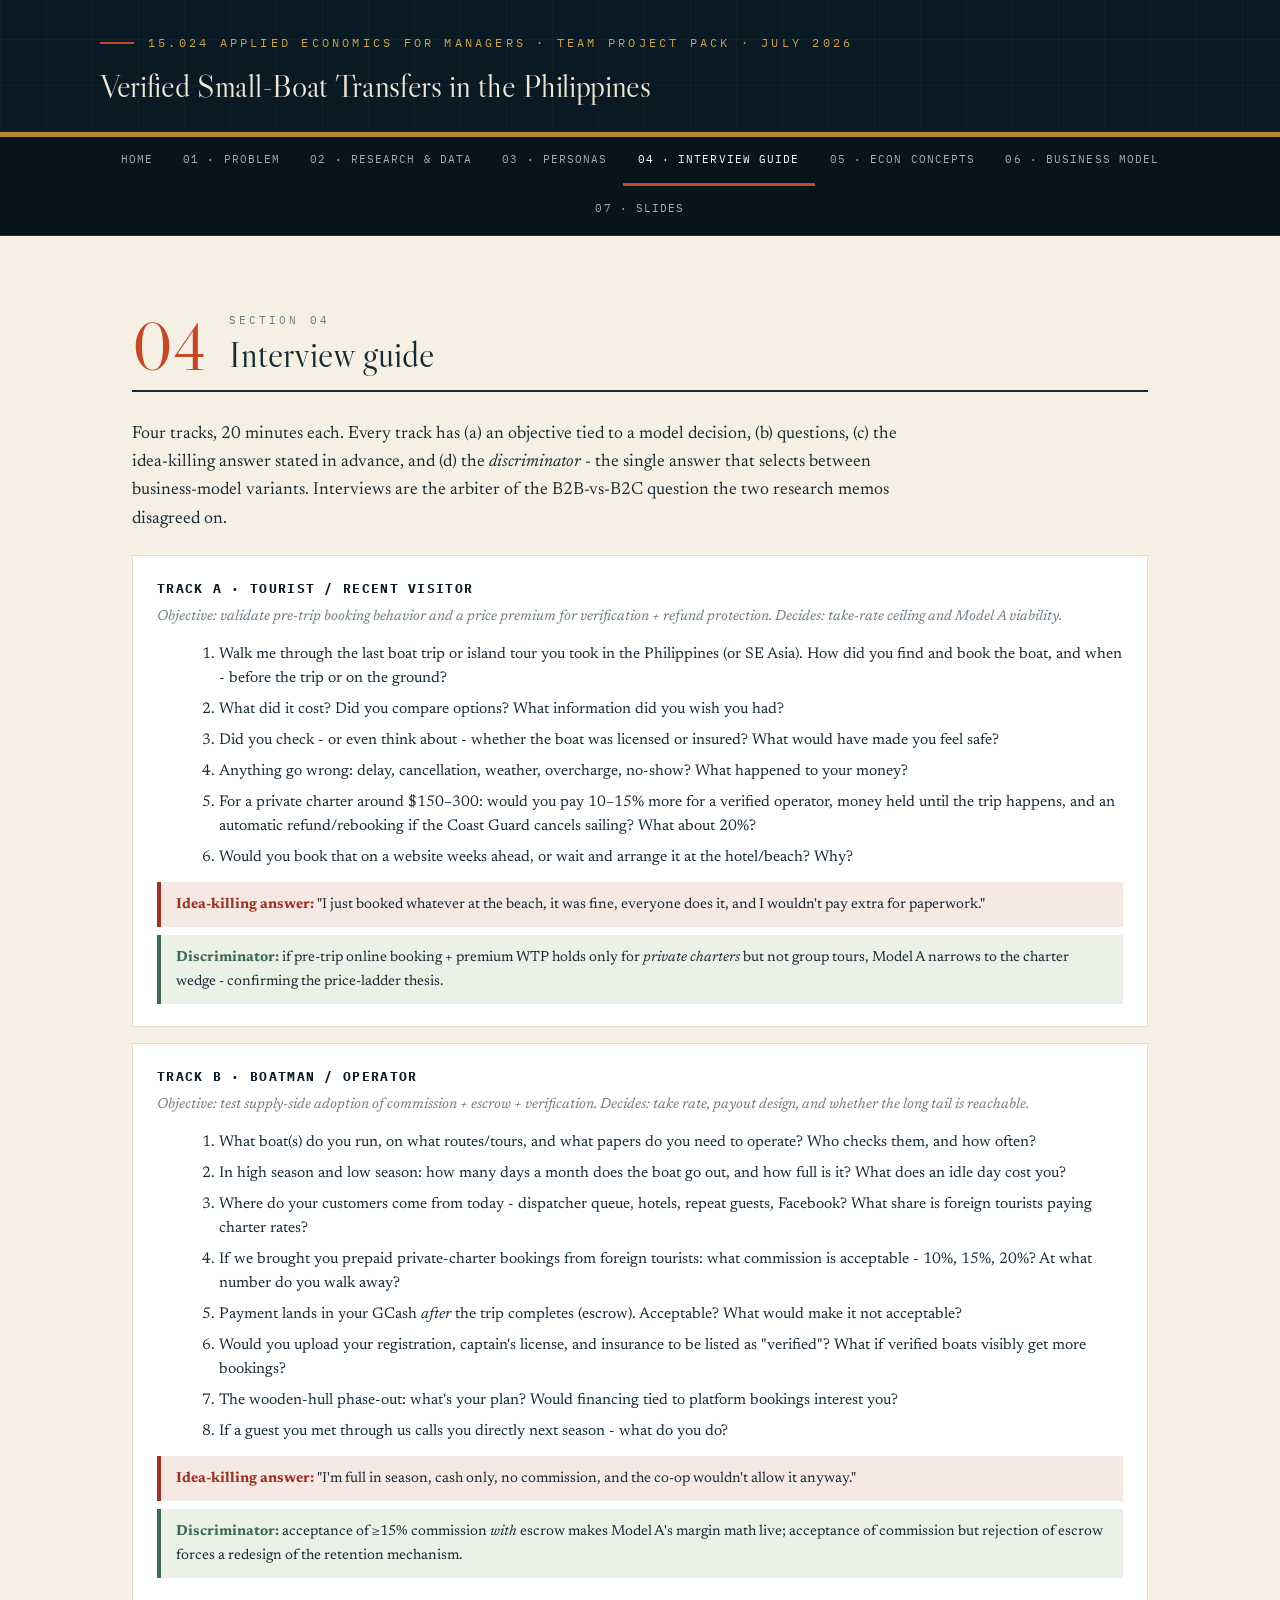
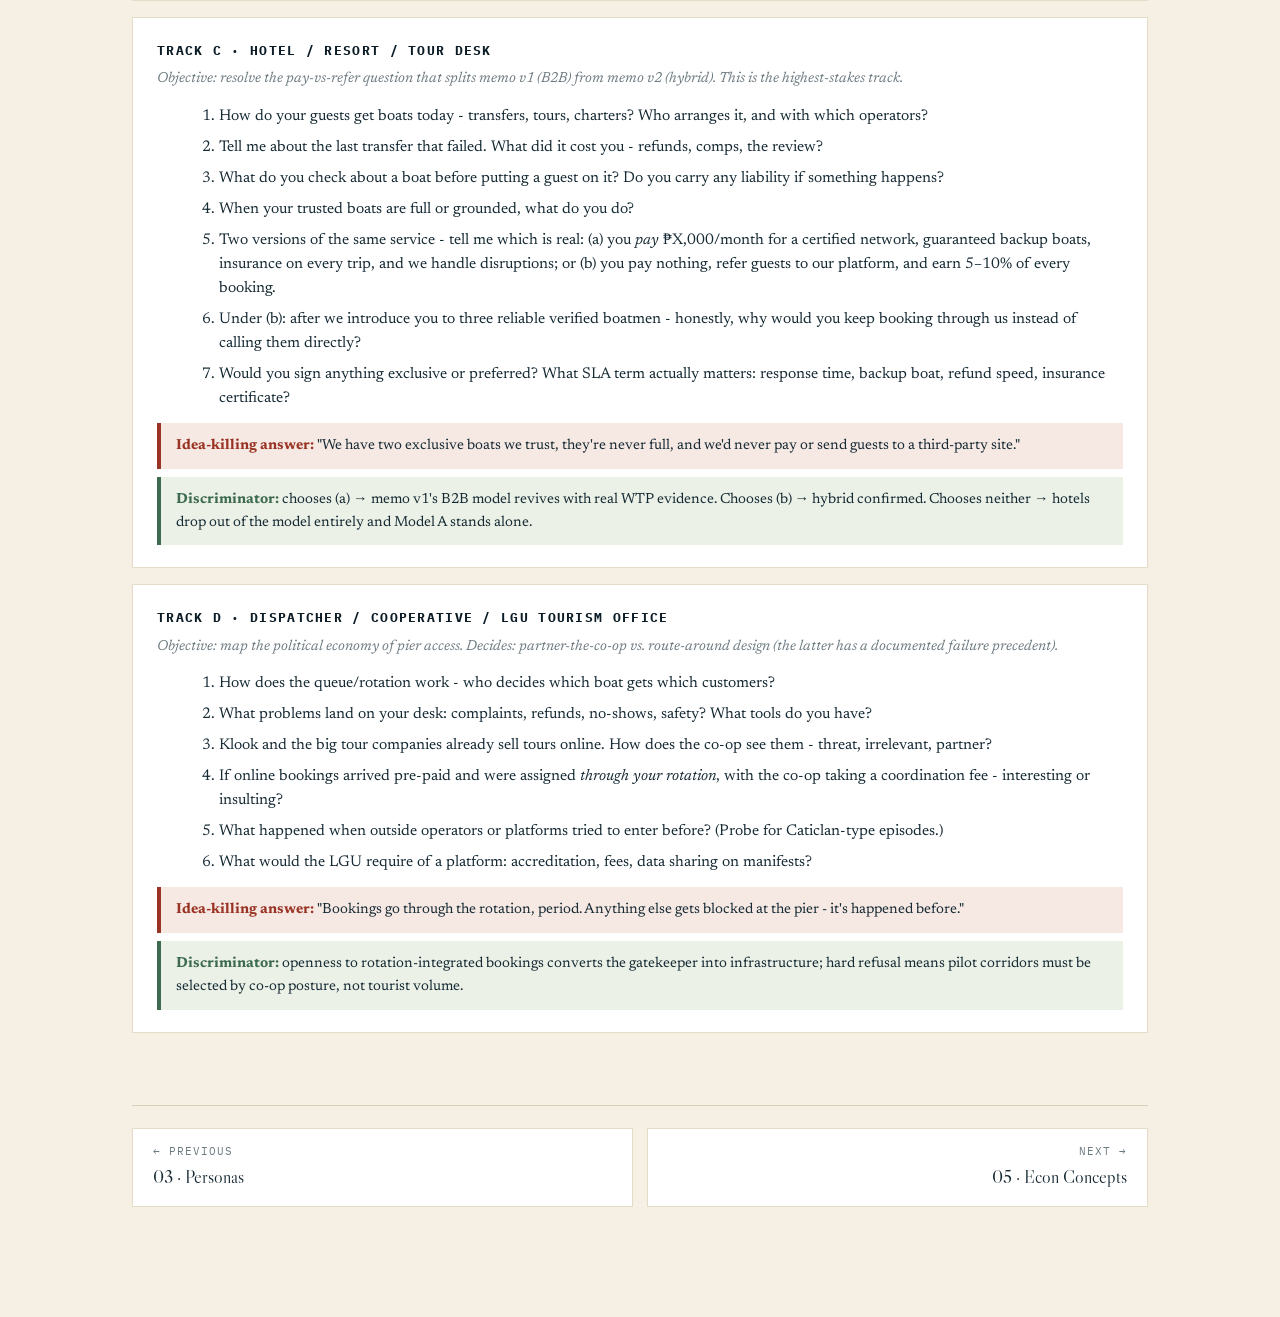
<file: interview-guide.html>
<!DOCTYPE html>
<html lang="en">
<head>
<meta charset="utf-8">
<meta name="viewport" content="width=device-width, initial-scale=1">
<title>Interview guide · PH Small-Boat Platform</title>
<link rel="preconnect" href="https://fonts.googleapis.com">
<link rel="preconnect" href="https://fonts.gstatic.com" crossorigin>
<link href="https://fonts.googleapis.com/css2?family=Libre+Caslon+Display&family=Newsreader:ital,opsz,wght@0,6..72,400;0,6..72,500;0,6..72,600;1,6..72,400;1,6..72,500&family=IBM+Plex+Mono:wght@400;500;600&display=swap" rel="stylesheet">
<link rel="stylesheet" href="style.css">
</head>
<body>
<header class="masthead"><div class="inner"><div class="kicker"><span class="rule"></span><span>15.024 Applied Economics for Managers · Team Project Pack · July 2026</span></div><h1><a href="index.html">Verified Small-Boat Transfers in the Philippines</a></h1></div></header>
<nav class="toc"><a href="index.html">Home</a><a href="problem.html">01 · Problem</a><a href="research.html">02 · Research & Data</a><a href="personas.html">03 · Personas</a><a href="interview-guide.html" class="active">04 · Interview Guide</a><a href="econ-concepts.html">05 · Econ Concepts</a><a href="business-model.html">06 · Business Model</a><a href="slides.html">07 · Slides</a></nav>
<main>
<section id="s4" data-screen-label="Section 04" style="margin-top:76px;">
    <header style="display:flex; align-items:flex-end; gap:22px; border-bottom:2px solid #162A34; padding-bottom:16px; margin-bottom:28px;">
      <div style="font-family:'Libre Caslon Display',serif; font-size:66px; line-height:.78; color:#C24A28;">04</div>
      <div>
        <div style="font-family:'IBM Plex Mono',monospace; font-size:11px; letter-spacing:.28em; text-transform:uppercase; color:#6D7A80;">Section 04</div>
        <h2 style="font-family:'Libre Caslon Display',serif; font-weight:400; font-size:clamp(26px,3.4vw,36px); line-height:1.05; color:#162A34; margin:6px 0 0;">Interview guide</h2>
      </div>
    </header>
    <p style="max-width:78ch; margin:0 0 22px;">Four tracks, 20 minutes each. Every track has (a) an objective tied to a model decision, (b) questions, (c) the idea-killing answer stated in advance, and (d) the <em>discriminator</em> - the single answer that selects between business-model variants. Interviews are the arbiter of the B2B-vs-B2C question the two research memos disagreed on.</p>

    <div style="background:#FFFFFF; border:1px solid #E4DBC9; margin:16px 0; padding:22px 24px;">
      <h3 style="font-family:'IBM Plex Mono',monospace; font-size:13px; letter-spacing:.1em; text-transform:uppercase; color:#0C1C26; margin:0 0 6px;">Track A · Tourist / recent visitor</h3>
      <div style="font-size:14.5px; color:#6D7A80; font-style:italic; margin-bottom:14px;">Objective: validate pre-trip booking behavior and a price premium for verification + refund protection. Decides: take-rate ceiling and Model A viability.</div>
      <ol style="margin:0 0 12px 22px; font-size:15.5px; line-height:1.55;">
        <li style="margin-bottom:7px;">Walk me through the last boat trip or island tour you took in the Philippines (or SE Asia). How did you find and book the boat, and when - before the trip or on the ground?</li>
        <li style="margin-bottom:7px;">What did it cost? Did you compare options? What information did you wish you had?</li>
        <li style="margin-bottom:7px;">Did you check - or even think about - whether the boat was licensed or insured? What would have made you feel safe?</li>
        <li style="margin-bottom:7px;">Anything go wrong: delay, cancellation, weather, overcharge, no-show? What happened to your money?</li>
        <li style="margin-bottom:7px;">For a private charter around $150–300: would you pay 10–15% more for a verified operator, money held until the trip happens, and an automatic refund/rebooking if the Coast Guard cancels sailing? What about 20%?</li>
        <li style="margin-bottom:0;">Would you book that on a website weeks ahead, or wait and arrange it at the hotel/beach? Why?</li>
      </ol>
      <div style="background:#F6E9E4; border-left:4px solid #9A3324; padding:11px 15px; font-size:14.5px; margin-top:10px;"><b style="color:#9A3324;">Idea-killing answer:</b> "I just booked whatever at the beach, it was fine, everyone does it, and I wouldn't pay extra for paperwork."</div>
      <div style="background:#EBF1E7; border-left:4px solid #3E6B4F; padding:11px 15px; font-size:14.5px; margin-top:8px;"><b style="color:#3E6B4F;">Discriminator:</b> if pre-trip online booking + premium WTP holds only for <em>private charters</em> but not group tours, Model A narrows to the charter wedge - confirming the price-ladder thesis.</div>
    </div>

    <div style="background:#FFFFFF; border:1px solid #E4DBC9; margin:16px 0; padding:22px 24px;">
      <h3 style="font-family:'IBM Plex Mono',monospace; font-size:13px; letter-spacing:.1em; text-transform:uppercase; color:#0C1C26; margin:0 0 6px;">Track B · Boatman / operator</h3>
      <div style="font-size:14.5px; color:#6D7A80; font-style:italic; margin-bottom:14px;">Objective: test supply-side adoption of commission + escrow + verification. Decides: take rate, payout design, and whether the long tail is reachable.</div>
      <ol style="margin:0 0 12px 22px; font-size:15.5px; line-height:1.55;">
        <li style="margin-bottom:7px;">What boat(s) do you run, on what routes/tours, and what papers do you need to operate? Who checks them, and how often?</li>
        <li style="margin-bottom:7px;">In high season and low season: how many days a month does the boat go out, and how full is it? What does an idle day cost you?</li>
        <li style="margin-bottom:7px;">Where do your customers come from today - dispatcher queue, hotels, repeat guests, Facebook? What share is foreign tourists paying charter rates?</li>
        <li style="margin-bottom:7px;">If we brought you prepaid private-charter bookings from foreign tourists: what commission is acceptable - 10%, 15%, 20%? At what number do you walk away?</li>
        <li style="margin-bottom:7px;">Payment lands in your GCash <em>after</em> the trip completes (escrow). Acceptable? What would make it not acceptable?</li>
        <li style="margin-bottom:7px;">Would you upload your registration, captain's license, and insurance to be listed as "verified"? What if verified boats visibly get more bookings?</li>
        <li style="margin-bottom:7px;">The wooden-hull phase-out: what's your plan? Would financing tied to platform bookings interest you?</li>
        <li style="margin-bottom:0;">If a guest you met through us calls you directly next season - what do you do?</li>
      </ol>
      <div style="background:#F6E9E4; border-left:4px solid #9A3324; padding:11px 15px; font-size:14.5px; margin-top:10px;"><b style="color:#9A3324;">Idea-killing answer:</b> "I'm full in season, cash only, no commission, and the co-op wouldn't allow it anyway."</div>
      <div style="background:#EBF1E7; border-left:4px solid #3E6B4F; padding:11px 15px; font-size:14.5px; margin-top:8px;"><b style="color:#3E6B4F;">Discriminator:</b> acceptance of ≥15% commission <em>with</em> escrow makes Model A's margin math live; acceptance of commission but rejection of escrow forces a redesign of the retention mechanism.</div>
    </div>

    <div style="background:#FFFFFF; border:1px solid #E4DBC9; margin:16px 0; padding:22px 24px;">
      <h3 style="font-family:'IBM Plex Mono',monospace; font-size:13px; letter-spacing:.1em; text-transform:uppercase; color:#0C1C26; margin:0 0 6px;">Track C · Hotel / resort / tour desk</h3>
      <div style="font-size:14.5px; color:#6D7A80; font-style:italic; margin-bottom:14px;">Objective: resolve the pay-vs-refer question that splits memo v1 (B2B) from memo v2 (hybrid). This is the highest-stakes track.</div>
      <ol style="margin:0 0 12px 22px; font-size:15.5px; line-height:1.55;">
        <li style="margin-bottom:7px;">How do your guests get boats today - transfers, tours, charters? Who arranges it, and with which operators?</li>
        <li style="margin-bottom:7px;">Tell me about the last transfer that failed. What did it cost you - refunds, comps, the review?</li>
        <li style="margin-bottom:7px;">What do you check about a boat before putting a guest on it? Do you carry any liability if something happens?</li>
        <li style="margin-bottom:7px;">When your trusted boats are full or grounded, what do you do?</li>
        <li style="margin-bottom:7px;">Two versions of the same service - tell me which is real: (a) you <em>pay</em> ₱X,000/month for a certified network, guaranteed backup boats, insurance on every trip, and we handle disruptions; or (b) you pay nothing, refer guests to our platform, and earn 5–10% of every booking.</li>
        <li style="margin-bottom:7px;">Under (b): after we introduce you to three reliable verified boatmen - honestly, why would you keep booking through us instead of calling them directly?</li>
        <li style="margin-bottom:0;">Would you sign anything exclusive or preferred? What SLA term actually matters: response time, backup boat, refund speed, insurance certificate?</li>
      </ol>
      <div style="background:#F6E9E4; border-left:4px solid #9A3324; padding:11px 15px; font-size:14.5px; margin-top:10px;"><b style="color:#9A3324;">Idea-killing answer:</b> "We have two exclusive boats we trust, they're never full, and we'd never pay or send guests to a third-party site."</div>
      <div style="background:#EBF1E7; border-left:4px solid #3E6B4F; padding:11px 15px; font-size:14.5px; margin-top:8px;"><b style="color:#3E6B4F;">Discriminator:</b> chooses (a) → memo v1's B2B model revives with real WTP evidence. Chooses (b) → hybrid confirmed. Chooses neither → hotels drop out of the model entirely and Model A stands alone.</div>
    </div>

    <div style="background:#FFFFFF; border:1px solid #E4DBC9; margin:16px 0; padding:22px 24px;">
      <h3 style="font-family:'IBM Plex Mono',monospace; font-size:13px; letter-spacing:.1em; text-transform:uppercase; color:#0C1C26; margin:0 0 6px;">Track D · Dispatcher / cooperative / LGU tourism office</h3>
      <div style="font-size:14.5px; color:#6D7A80; font-style:italic; margin-bottom:14px;">Objective: map the political economy of pier access. Decides: partner-the-co-op vs. route-around design (the latter has a documented failure precedent).</div>
      <ol style="margin:0 0 12px 22px; font-size:15.5px; line-height:1.55;">
        <li style="margin-bottom:7px;">How does the queue/rotation work - who decides which boat gets which customers?</li>
        <li style="margin-bottom:7px;">What problems land on your desk: complaints, refunds, no-shows, safety? What tools do you have?</li>
        <li style="margin-bottom:7px;">Klook and the big tour companies already sell tours online. How does the co-op see them - threat, irrelevant, partner?</li>
        <li style="margin-bottom:7px;">If online bookings arrived pre-paid and were assigned <em>through your rotation</em>, with the co-op taking a coordination fee - interesting or insulting?</li>
        <li style="margin-bottom:7px;">What happened when outside operators or platforms tried to enter before? (Probe for Caticlan-type episodes.)</li>
        <li style="margin-bottom:0;">What would the LGU require of a platform: accreditation, fees, data sharing on manifests?</li>
      </ol>
      <div style="background:#F6E9E4; border-left:4px solid #9A3324; padding:11px 15px; font-size:14.5px; margin-top:10px;"><b style="color:#9A3324;">Idea-killing answer:</b> "Bookings go through the rotation, period. Anything else gets blocked at the pier - it's happened before."</div>
      <div style="background:#EBF1E7; border-left:4px solid #3E6B4F; padding:11px 15px; font-size:14.5px; margin-top:8px;"><b style="color:#3E6B4F;">Discriminator:</b> openness to rotation-integrated bookings converts the gatekeeper into infrastructure; hard refusal means pilot corridors must be selected by co-op posture, not tourist volume.</div>
    </div>
  </section>

<div class="pagenav"><a class="pn prev" href="personas.html"><span>← Previous</span><b>03 · Personas</b></a><a class="pn next" href="econ-concepts.html"><span>Next →</span><b>05 · Econ Concepts</b></a></div>
</main>
</body>
</html>
</file>
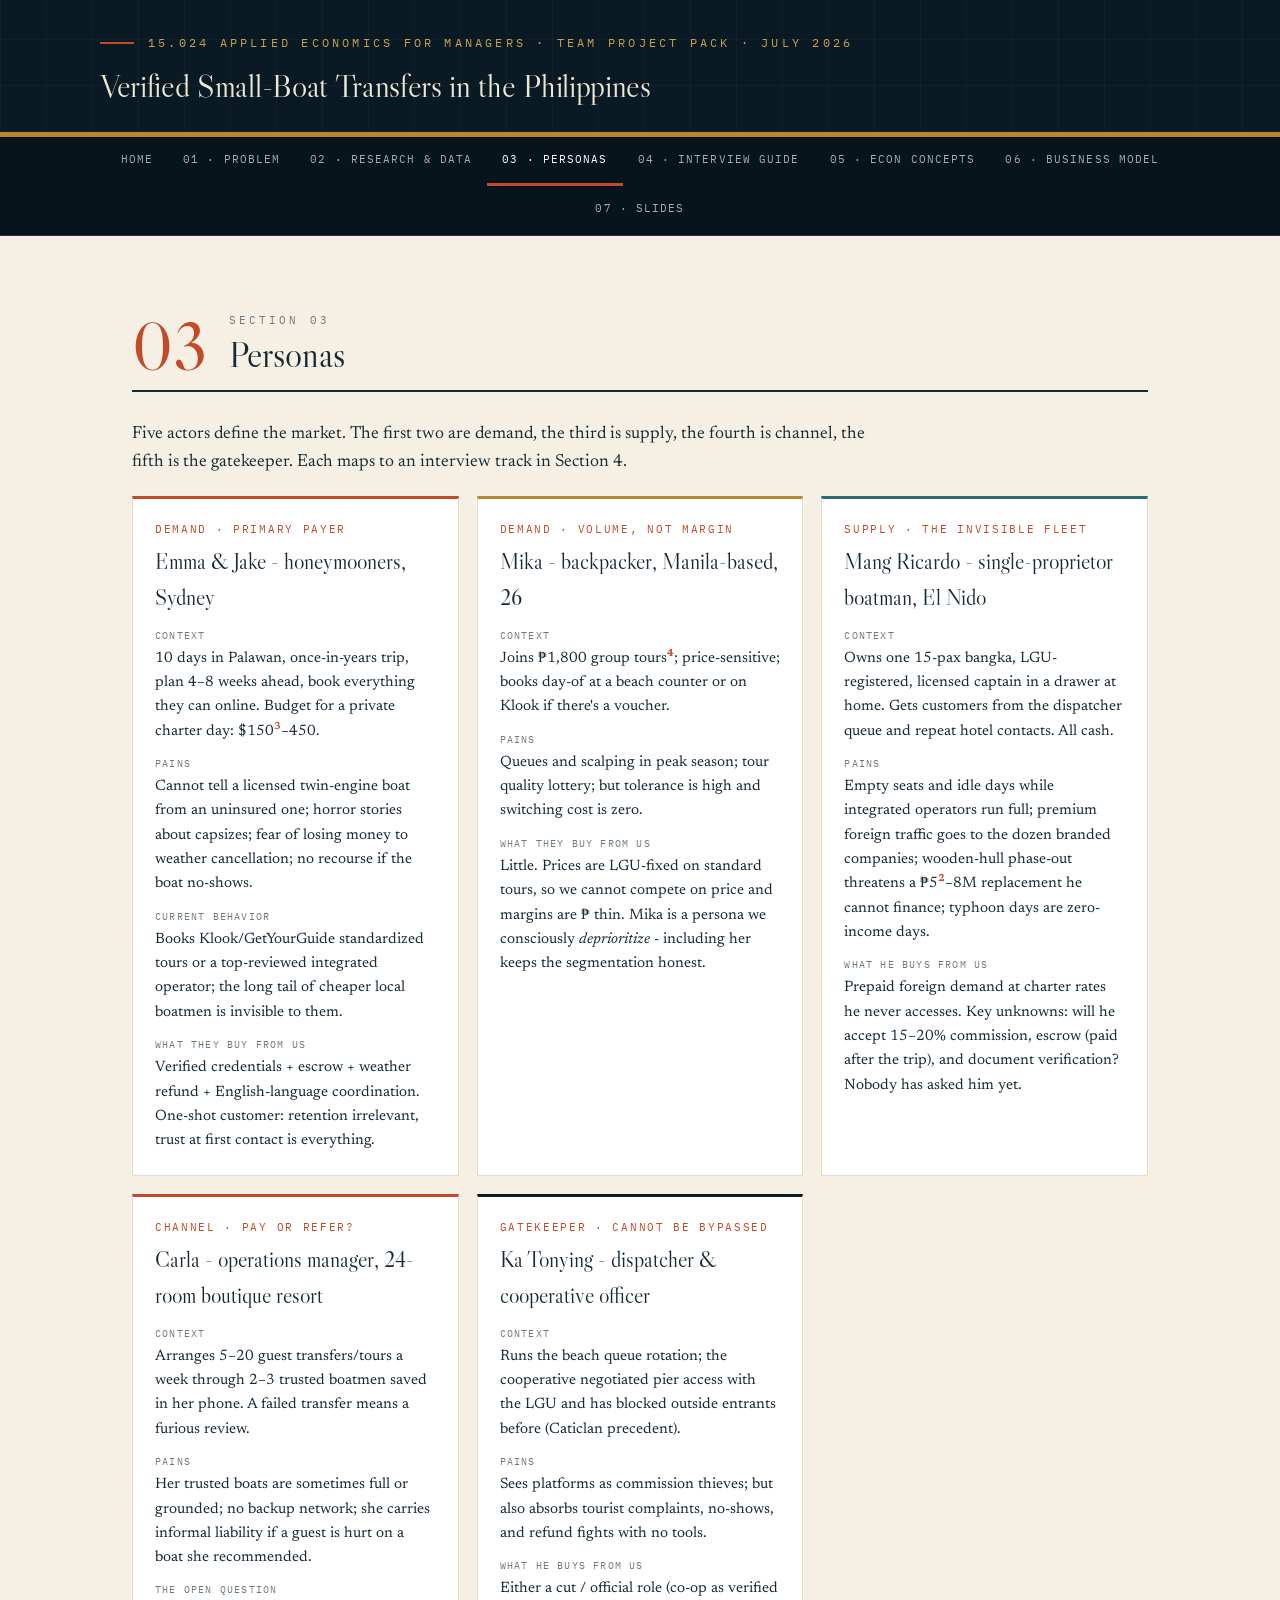
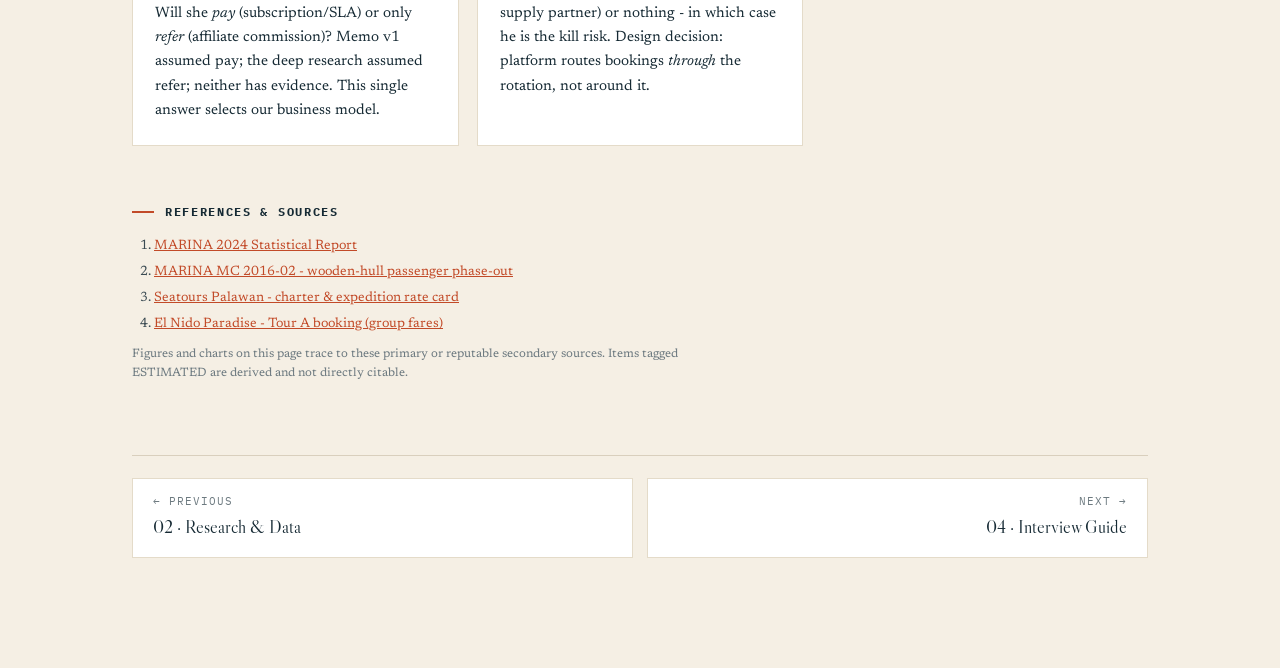
<file: personas.html>
<!DOCTYPE html>
<html lang="en">
<head>
<meta charset="utf-8">
<meta name="viewport" content="width=device-width, initial-scale=1">
<title>Personas · PH Small-Boat Platform</title>
<link rel="preconnect" href="https://fonts.googleapis.com">
<link rel="preconnect" href="https://fonts.gstatic.com" crossorigin>
<link href="https://fonts.googleapis.com/css2?family=Libre+Caslon+Display&family=Newsreader:ital,opsz,wght@0,6..72,400;0,6..72,500;0,6..72,600;1,6..72,400;1,6..72,500&family=IBM+Plex+Mono:wght@400;500;600&display=swap" rel="stylesheet">
<link rel="stylesheet" href="style.css">
</head>
<body>
<header class="masthead"><div class="inner"><div class="kicker"><span class="rule"></span><span>15.024 Applied Economics for Managers · Team Project Pack · July 2026</span></div><h1><a href="index.html">Verified Small-Boat Transfers in the Philippines</a></h1></div></header>
<nav class="toc"><a href="index.html">Home</a><a href="problem.html">01 · Problem</a><a href="research.html">02 · Research & Data</a><a href="personas.html" class="active">03 · Personas</a><a href="interview-guide.html">04 · Interview Guide</a><a href="econ-concepts.html">05 · Econ Concepts</a><a href="business-model.html">06 · Business Model</a><a href="slides.html">07 · Slides</a></nav>
<main>
<section id="s3" data-screen-label="Section 03" style="margin-top:76px;">
    <header style="display:flex; align-items:flex-end; gap:22px; border-bottom:2px solid #162A34; padding-bottom:16px; margin-bottom:28px;">
      <div style="font-family:'Libre Caslon Display',serif; font-size:66px; line-height:.78; color:#C24A28;">03</div>
      <div>
        <div style="font-family:'IBM Plex Mono',monospace; font-size:11px; letter-spacing:.28em; text-transform:uppercase; color:#6D7A80;">Section 03</div>
        <h2 style="font-family:'Libre Caslon Display',serif; font-weight:400; font-size:clamp(26px,3.4vw,36px); line-height:1.05; color:#162A34; margin:6px 0 0;">Personas</h2>
      </div>
    </header>
    <p style="max-width:74ch; margin:0 0 20px;">Five actors define the market. The first two are demand, the third is supply, the fourth is channel, the fifth is the gatekeeper. Each maps to an interview track in Section 4.</p>

    <div style="display:grid; grid-template-columns:repeat(auto-fit,minmax(320px,1fr)); gap:18px; margin-top:14px;">
      <div style="background:#FFFFFF; border:1px solid #E4DBC9; border-top:3px solid #C24A28; padding:22px;">
        <div style="font-family:'IBM Plex Mono',monospace; font-size:10.5px; letter-spacing:.16em; text-transform:uppercase; color:#C24A28;">Demand · Primary payer</div>
        <h4 style="font-family:'Libre Caslon Display',serif; font-weight:400; font-size:22px; color:#162A34; margin:6px 0 12px;">Emma &amp; Jake - honeymooners, Sydney</h4>
        <dl style="margin:0;">
          <dt style="font-family:'IBM Plex Mono',monospace; font-size:10px; letter-spacing:.12em; text-transform:uppercase; color:#6D7A80; margin-top:12px;">Context</dt><dd style="font-size:15px; margin:3px 0 0;">10 days in Palawan, once-in-years trip, plan 4–8 weeks ahead, book everything they can online. Budget for a private charter day: $150<sup style="font-size:.68em; line-height:0; font-weight:600;"><a href="#s3-ref-3" style="text-decoration:none;">3</a></sup>–450.</dd>
          <dt style="font-family:'IBM Plex Mono',monospace; font-size:10px; letter-spacing:.12em; text-transform:uppercase; color:#6D7A80; margin-top:12px;">Pains</dt><dd style="font-size:15px; margin:3px 0 0;">Cannot tell a licensed twin-engine boat from an uninsured one; horror stories about capsizes; fear of losing money to weather cancellation; no recourse if the boat no-shows.</dd>
          <dt style="font-family:'IBM Plex Mono',monospace; font-size:10px; letter-spacing:.12em; text-transform:uppercase; color:#6D7A80; margin-top:12px;">Current behavior</dt><dd style="font-size:15px; margin:3px 0 0;">Books Klook/GetYourGuide standardized tours or a top-reviewed integrated operator; the long tail of cheaper local boatmen is invisible to them.</dd>
          <dt style="font-family:'IBM Plex Mono',monospace; font-size:10px; letter-spacing:.12em; text-transform:uppercase; color:#6D7A80; margin-top:12px;">What they buy from us</dt><dd style="font-size:15px; margin:3px 0 0;">Verified credentials + escrow + weather refund + English-language coordination. One-shot customer: retention irrelevant, trust at first contact is everything.</dd>
        </dl>
      </div>

      <div style="background:#FFFFFF; border:1px solid #E4DBC9; border-top:3px solid #B8862F; padding:22px;">
        <div style="font-family:'IBM Plex Mono',monospace; font-size:10.5px; letter-spacing:.16em; text-transform:uppercase; color:#C24A28;">Demand · Volume, not margin</div>
        <h4 style="font-family:'Libre Caslon Display',serif; font-weight:400; font-size:22px; color:#162A34; margin:6px 0 12px;">Mika - backpacker, Manila-based, 26</h4>
        <dl style="margin:0;">
          <dt style="font-family:'IBM Plex Mono',monospace; font-size:10px; letter-spacing:.12em; text-transform:uppercase; color:#6D7A80; margin-top:12px;">Context</dt><dd style="font-size:15px; margin:3px 0 0;">Joins ₱1,800 group tours<sup style="font-size:.68em; line-height:0; font-weight:600;"><a href="#s3-ref-4" style="text-decoration:none;">4</a></sup>; price-sensitive; books day-of at a beach counter or on Klook if there's a voucher.</dd>
          <dt style="font-family:'IBM Plex Mono',monospace; font-size:10px; letter-spacing:.12em; text-transform:uppercase; color:#6D7A80; margin-top:12px;">Pains</dt><dd style="font-size:15px; margin:3px 0 0;">Queues and scalping in peak season; tour quality lottery; but tolerance is high and switching cost is zero.</dd>
          <dt style="font-family:'IBM Plex Mono',monospace; font-size:10px; letter-spacing:.12em; text-transform:uppercase; color:#6D7A80; margin-top:12px;">What they buy from us</dt><dd style="font-size:15px; margin:3px 0 0;">Little. Prices are LGU-fixed on standard tours, so we cannot compete on price and margins are ₱ thin. Mika is a persona we consciously <em>deprioritize</em> - including her keeps the segmentation honest.</dd>
        </dl>
      </div>

      <div style="background:#FFFFFF; border:1px solid #E4DBC9; border-top:3px solid #2F6C7B; padding:22px;">
        <div style="font-family:'IBM Plex Mono',monospace; font-size:10.5px; letter-spacing:.16em; text-transform:uppercase; color:#C24A28;">Supply · The invisible fleet</div>
        <h4 style="font-family:'Libre Caslon Display',serif; font-weight:400; font-size:22px; color:#162A34; margin:6px 0 12px;">Mang Ricardo - single-proprietor boatman, El Nido</h4>
        <dl style="margin:0;">
          <dt style="font-family:'IBM Plex Mono',monospace; font-size:10px; letter-spacing:.12em; text-transform:uppercase; color:#6D7A80; margin-top:12px;">Context</dt><dd style="font-size:15px; margin:3px 0 0;">Owns one 15-pax bangka, LGU-registered, licensed captain in a drawer at home. Gets customers from the dispatcher queue and repeat hotel contacts. All cash.</dd>
          <dt style="font-family:'IBM Plex Mono',monospace; font-size:10px; letter-spacing:.12em; text-transform:uppercase; color:#6D7A80; margin-top:12px;">Pains</dt><dd style="font-size:15px; margin:3px 0 0;">Empty seats and idle days while integrated operators run full; premium foreign traffic goes to the dozen branded companies; wooden-hull phase-out threatens a ₱5<sup style="font-size:.68em; line-height:0; font-weight:600;"><a href="#s3-ref-2" style="text-decoration:none;">2</a></sup>–8M replacement he cannot finance; typhoon days are zero-income days.</dd>
          <dt style="font-family:'IBM Plex Mono',monospace; font-size:10px; letter-spacing:.12em; text-transform:uppercase; color:#6D7A80; margin-top:12px;">What he buys from us</dt><dd style="font-size:15px; margin:3px 0 0;">Prepaid foreign demand at charter rates he never accesses. Key unknowns: will he accept 15–20% commission, escrow (paid after the trip), and document verification? Nobody has asked him yet.</dd>
        </dl>
      </div>

      <div style="background:#FFFFFF; border:1px solid #E4DBC9; border-top:3px solid #C24A28; padding:22px;">
        <div style="font-family:'IBM Plex Mono',monospace; font-size:10.5px; letter-spacing:.16em; text-transform:uppercase; color:#C24A28;">Channel · Pay or refer?</div>
        <h4 style="font-family:'Libre Caslon Display',serif; font-weight:400; font-size:22px; color:#162A34; margin:6px 0 12px;">Carla - operations manager, 24-room boutique resort</h4>
        <dl style="margin:0;">
          <dt style="font-family:'IBM Plex Mono',monospace; font-size:10px; letter-spacing:.12em; text-transform:uppercase; color:#6D7A80; margin-top:12px;">Context</dt><dd style="font-size:15px; margin:3px 0 0;">Arranges 5–20 guest transfers/tours a week through 2–3 trusted boatmen saved in her phone. A failed transfer means a furious review.</dd>
          <dt style="font-family:'IBM Plex Mono',monospace; font-size:10px; letter-spacing:.12em; text-transform:uppercase; color:#6D7A80; margin-top:12px;">Pains</dt><dd style="font-size:15px; margin:3px 0 0;">Her trusted boats are sometimes full or grounded; no backup network; she carries informal liability if a guest is hurt on a boat she recommended.</dd>
          <dt style="font-family:'IBM Plex Mono',monospace; font-size:10px; letter-spacing:.12em; text-transform:uppercase; color:#6D7A80; margin-top:12px;">The open question</dt><dd style="font-size:15px; margin:3px 0 0;">Will she <em>pay</em> (subscription/SLA) or only <em>refer</em> (affiliate commission)? Memo v1 assumed pay; the deep research assumed refer; neither has evidence. This single answer selects our business model.</dd>
        </dl>
      </div>

      <div style="background:#FFFFFF; border:1px solid #E4DBC9; border-top:3px solid #0C1C26; padding:22px;">
        <div style="font-family:'IBM Plex Mono',monospace; font-size:10.5px; letter-spacing:.16em; text-transform:uppercase; color:#C24A28;">Gatekeeper · Cannot be bypassed</div>
        <h4 style="font-family:'Libre Caslon Display',serif; font-weight:400; font-size:22px; color:#162A34; margin:6px 0 12px;">Ka Tonying - dispatcher &amp; cooperative officer</h4>
        <dl style="margin:0;">
          <dt style="font-family:'IBM Plex Mono',monospace; font-size:10px; letter-spacing:.12em; text-transform:uppercase; color:#6D7A80; margin-top:12px;">Context</dt><dd style="font-size:15px; margin:3px 0 0;">Runs the beach queue rotation; the cooperative negotiated pier access with the LGU and has blocked outside entrants before (Caticlan precedent).</dd>
          <dt style="font-family:'IBM Plex Mono',monospace; font-size:10px; letter-spacing:.12em; text-transform:uppercase; color:#6D7A80; margin-top:12px;">Pains</dt><dd style="font-size:15px; margin:3px 0 0;">Sees platforms as commission thieves; but also absorbs tourist complaints, no-shows, and refund fights with no tools.</dd>
          <dt style="font-family:'IBM Plex Mono',monospace; font-size:10px; letter-spacing:.12em; text-transform:uppercase; color:#6D7A80; margin-top:12px;">What he buys from us</dt><dd style="font-size:15px; margin:3px 0 0;">Either a cut / official role (co-op as verified supply partner) or nothing - in which case he is the kill risk. Design decision: platform routes bookings <em>through</em> the rotation, not around it.</dd>
        </dl>
      </div>
    </div>
  </section>
<section style="margin-top:56px;"><h3 style="font-family:'IBM Plex Mono',monospace; font-size:12px; letter-spacing:.14em; text-transform:uppercase; color:#162A34; margin:0 0 14px; display:flex; align-items:center; gap:11px;"><span style="width:22px; height:2px; background:#C24A28;"></span>References &amp; sources</h3><ol style="margin:0; padding-left:22px; font-size:13.5px; line-height:1.5; color:#3A4A52;"><li id="s3-ref-1" style="margin-bottom:6px; scroll-margin-top:72px;"><a href="https://marina.gov.ph/wp-content/uploads/2025/11/2024-MARINA-STATISTICAL-REPORT.pdf" target="_blank" rel="noopener" style="text-decoration:underline;">MARINA 2024 Statistical Report</a></li><li id="s3-ref-2" style="margin-bottom:6px; scroll-margin-top:72px;"><a href="https://marina.gov.ph/wp-content/uploads/2018/06/MC-2016-02.pdf" target="_blank" rel="noopener" style="text-decoration:underline;">MARINA MC 2016-02 - wooden-hull passenger phase-out</a></li><li id="s3-ref-3" style="margin-bottom:6px; scroll-margin-top:72px;"><a href="https://seatourspalawan.com/" target="_blank" rel="noopener" style="text-decoration:underline;">Seatours Palawan - charter &amp; expedition rate card</a></li><li id="s3-ref-4" style="margin-bottom:6px; scroll-margin-top:72px;"><a href="https://www.elnidoparadise.com/booking/main-island-hopping-tours/tour-a/" target="_blank" rel="noopener" style="text-decoration:underline;">El Nido Paradise - Tour A booking (group fares)</a></li></ol><p style="font-size:12px; color:#6D7A80; margin:10px 0 0; max-width:80ch;">Figures and charts on this page trace to these primary or reputable secondary sources. Items tagged ESTIMATED are derived and not directly citable.</p></section>
<div class="pagenav"><a class="pn prev" href="research.html"><span>← Previous</span><b>02 · Research & Data</b></a><a class="pn next" href="interview-guide.html"><span>Next →</span><b>04 · Interview Guide</b></a></div>
</main>
</body>
</html>
</file>
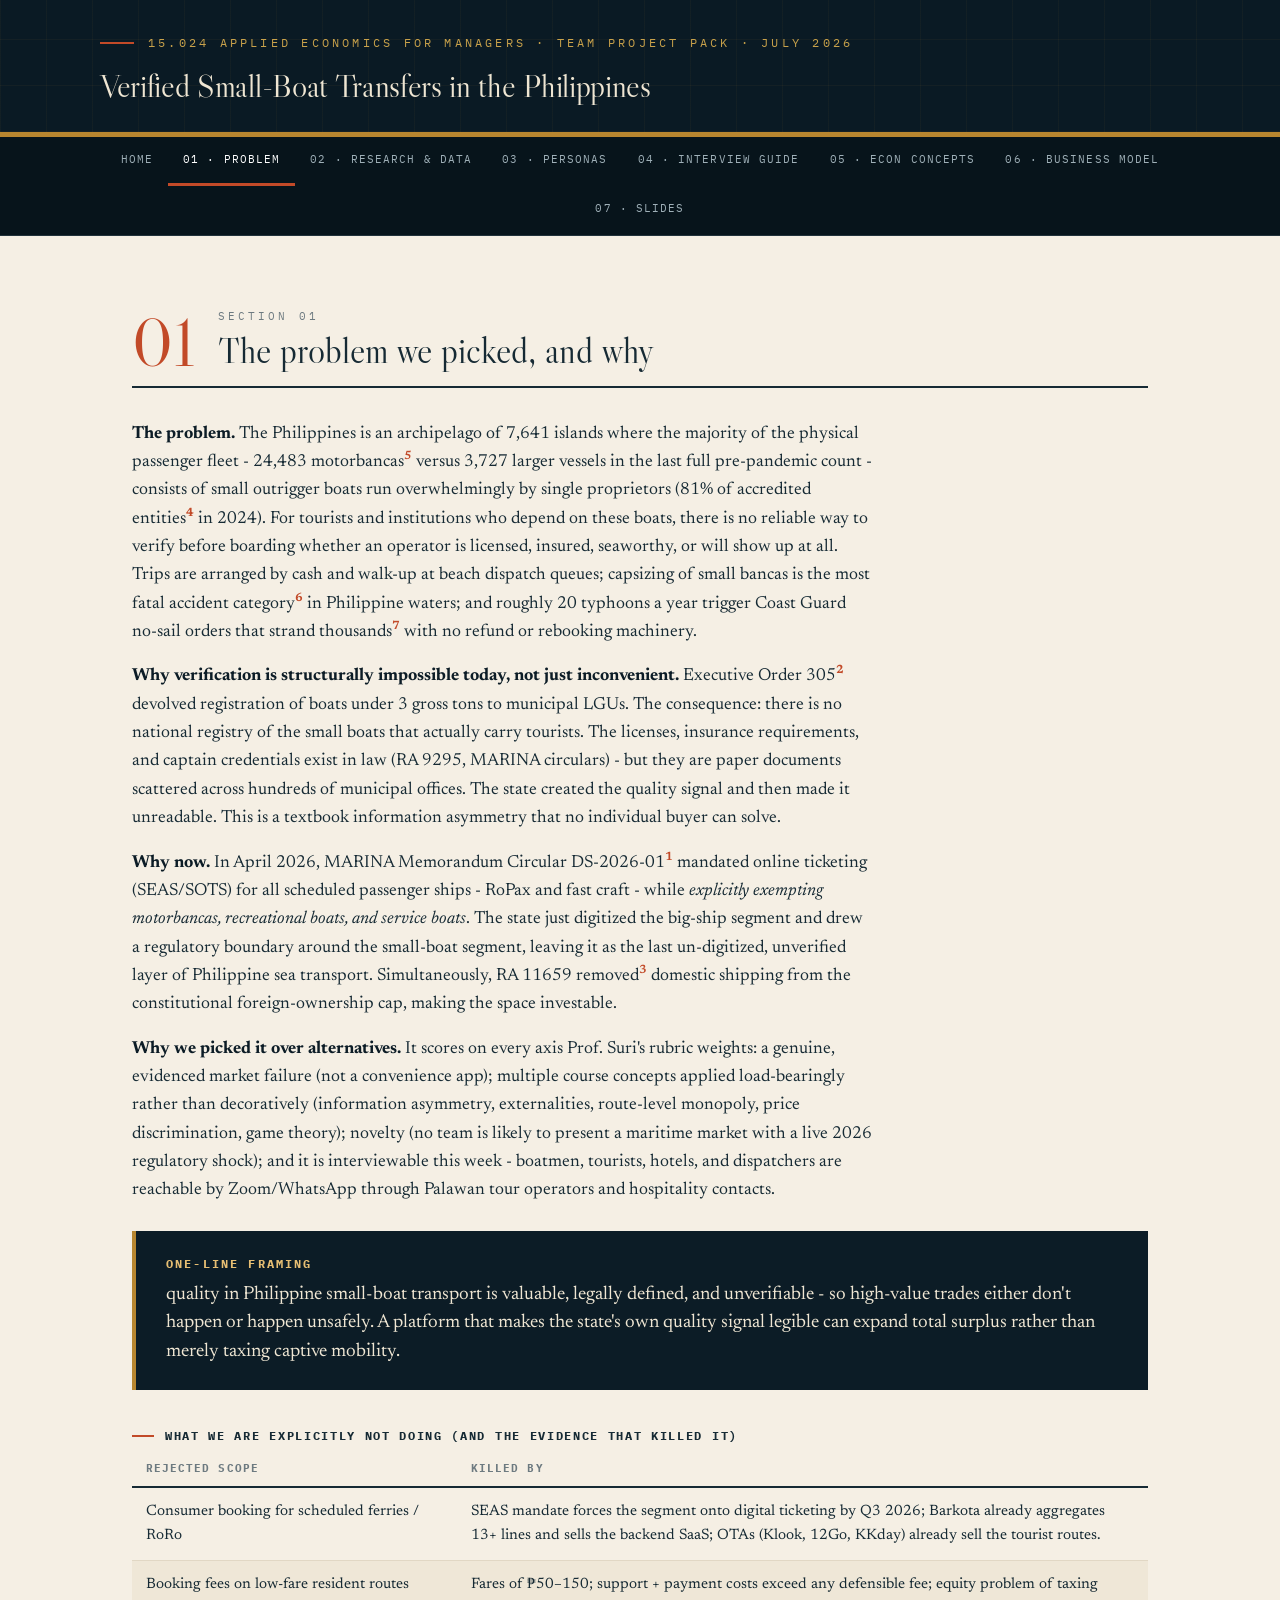
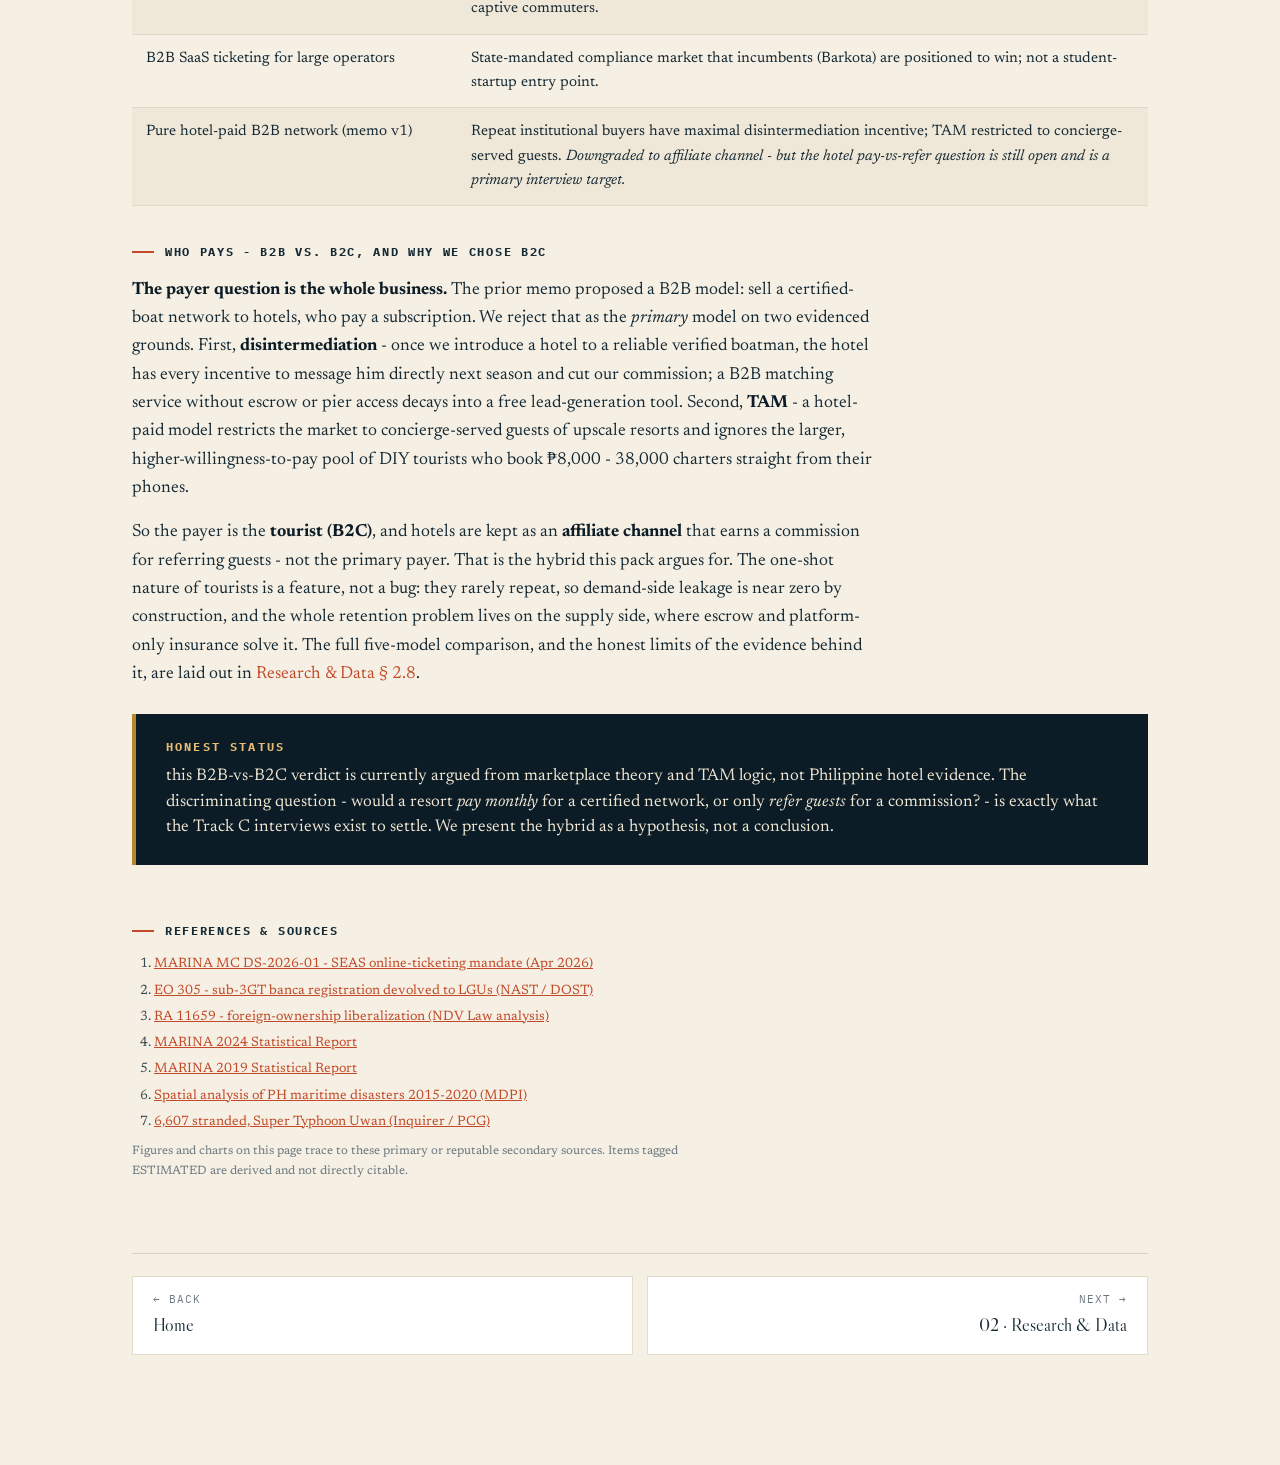
<file: problem.html>
<!DOCTYPE html>
<html lang="en">
<head>
<meta charset="utf-8">
<meta name="viewport" content="width=device-width, initial-scale=1">
<title>The problem we picked, and why · PH Small-Boat Platform</title>
<link rel="preconnect" href="https://fonts.googleapis.com">
<link rel="preconnect" href="https://fonts.gstatic.com" crossorigin>
<link href="https://fonts.googleapis.com/css2?family=Libre+Caslon+Display&family=Newsreader:ital,opsz,wght@0,6..72,400;0,6..72,500;0,6..72,600;1,6..72,400;1,6..72,500&family=IBM+Plex+Mono:wght@400;500;600&display=swap" rel="stylesheet">
<link rel="stylesheet" href="style.css">
</head>
<body>
<header class="masthead"><div class="inner"><div class="kicker"><span class="rule"></span><span>15.024 Applied Economics for Managers · Team Project Pack · July 2026</span></div><h1><a href="index.html">Verified Small-Boat Transfers in the Philippines</a></h1></div></header>
<nav class="toc"><a href="index.html">Home</a><a href="problem.html" class="active">01 · Problem</a><a href="research.html">02 · Research & Data</a><a href="personas.html">03 · Personas</a><a href="interview-guide.html">04 · Interview Guide</a><a href="econ-concepts.html">05 · Econ Concepts</a><a href="business-model.html">06 · Business Model</a><a href="slides.html">07 · Slides</a></nav>
<main>
<section id="s1" data-screen-label="Section 01" style="margin-top:72px;">
    <header style="display:flex; align-items:flex-end; gap:22px; border-bottom:2px solid #162A34; padding-bottom:16px; margin-bottom:32px;">
      <div style="font-family:'Libre Caslon Display',serif; font-size:66px; line-height:.78; color:#C24A28;">01</div>
      <div>
        <div style="font-family:'IBM Plex Mono',monospace; font-size:11px; letter-spacing:.28em; text-transform:uppercase; color:#6D7A80;">Section 01</div>
        <h2 style="font-family:'Libre Caslon Display',serif; font-weight:400; font-size:clamp(26px,3.4vw,36px); line-height:1.05; color:#162A34; margin:6px 0 0;">The problem we picked, and why</h2>
      </div>
    </header>

    <p style="max-width:74ch; margin:0 0 16px;"><strong style="color:#0C1C26;">The problem.</strong> The Philippines is an archipelago of 7,641 islands where the majority of the physical passenger fleet - 24,483 motorbancas<sup style="font-size:.68em; line-height:0; font-weight:600;"><a href="#s1-ref-5" style="text-decoration:none;">5</a></sup> versus 3,727 larger vessels in the last full pre-pandemic count - consists of small outrigger boats run overwhelmingly by single proprietors (81% of accredited entities<sup style="font-size:.68em; line-height:0; font-weight:600;"><a href="#s1-ref-4" style="text-decoration:none;">4</a></sup> in 2024). For tourists and institutions who depend on these boats, there is no reliable way to verify before boarding whether an operator is licensed, insured, seaworthy, or will show up at all. Trips are arranged by cash and walk-up at beach dispatch queues; capsizing of small bancas is the most fatal accident category<sup style="font-size:.68em; line-height:0; font-weight:600;"><a href="#s1-ref-6" style="text-decoration:none;">6</a></sup> in Philippine waters; and roughly 20 typhoons a year trigger Coast Guard no-sail orders that strand thousands<sup style="font-size:.68em; line-height:0; font-weight:600;"><a href="#s1-ref-7" style="text-decoration:none;">7</a></sup> with no refund or rebooking machinery.</p>

    <p style="max-width:74ch; margin:0 0 16px;"><strong style="color:#0C1C26;">Why verification is structurally impossible today, not just inconvenient.</strong> Executive Order 305<sup style="font-size:.68em; line-height:0; font-weight:600;"><a href="#s1-ref-2" style="text-decoration:none;">2</a></sup> devolved registration of boats under 3 gross tons to municipal LGUs. The consequence: there is no national registry of the small boats that actually carry tourists. The licenses, insurance requirements, and captain credentials exist in law (RA 9295, MARINA circulars) - but they are paper documents scattered across hundreds of municipal offices. The state created the quality signal and then made it unreadable. This is a textbook information asymmetry that no individual buyer can solve.</p>

    <p style="max-width:74ch; margin:0 0 16px;"><strong style="color:#0C1C26;">Why now.</strong> In April 2026, MARINA Memorandum Circular DS-2026-01<sup style="font-size:.68em; line-height:0; font-weight:600;"><a href="#s1-ref-1" style="text-decoration:none;">1</a></sup> mandated online ticketing (SEAS/SOTS) for all scheduled passenger ships - RoPax and fast craft - while <em>explicitly exempting motorbancas, recreational boats, and service boats</em>. The state just digitized the big-ship segment and drew a regulatory boundary around the small-boat segment, leaving it as the last un-digitized, unverified layer of Philippine sea transport. Simultaneously, RA 11659 removed<sup style="font-size:.68em; line-height:0; font-weight:600;"><a href="#s1-ref-3" style="text-decoration:none;">3</a></sup> domestic shipping from the constitutional foreign-ownership cap, making the space investable.</p>

    <p style="max-width:74ch; margin:0 0 16px;"><strong style="color:#0C1C26;">Why we picked it over alternatives.</strong> It scores on every axis Prof. Suri's rubric weights: a genuine, evidenced market failure (not a convenience app); multiple course concepts applied load-bearingly rather than decoratively (information asymmetry, externalities, route-level monopoly, price discrimination, game theory); novelty (no team is likely to present a maritime market with a live 2026 regulatory shock); and it is interviewable this week - boatmen, tourists, hotels, and dispatchers are reachable by Zoom/WhatsApp through Palawan tour operators and hospitality contacts.</p>

    <div style="background:#0C1C26; color:#EFE6D3; padding:24px 30px; border-left:4px solid #B8862F; margin:26px 0; font-size:19px; line-height:1.5;"><strong style="color:#E6BE73; font-family:'IBM Plex Mono',monospace; font-size:12px; letter-spacing:.18em; text-transform:uppercase; display:block; margin-bottom:8px;">One-line framing</strong>quality in Philippine small-boat transport is valuable, legally defined, and unverifiable - so high-value trades either don't happen or happen unsafely. A platform that makes the state's own quality signal legible can expand total surplus rather than merely taxing captive mobility.</div>

    <h3 style="font-family:'IBM Plex Mono',monospace; font-size:12px; letter-spacing:.14em; text-transform:uppercase; color:#162A34; margin:36px 0 14px; display:flex; align-items:center; gap:11px;"><span style="width:22px; height:2px; background:#C24A28;"></span>What we are explicitly NOT doing (and the evidence that killed it)</h3>
    <table style="width:100%; border-collapse:collapse; margin:8px 0 24px; font-size:15px;">
      <tr>
        <th style="font-family:'IBM Plex Mono',monospace; font-size:10.5px; letter-spacing:.1em; text-transform:uppercase; text-align:left; color:#6D7A80; padding:0 14px 9px; border-bottom:2px solid #162A34; width:32%;">Rejected scope</th>
        <th style="font-family:'IBM Plex Mono',monospace; font-size:10.5px; letter-spacing:.1em; text-transform:uppercase; text-align:left; color:#6D7A80; padding:0 14px 9px; border-bottom:2px solid #162A34;">Killed by</th>
      </tr>
      <tr><td style="padding:12px 14px; border-bottom:1px solid #E1D7C4; vertical-align:top;">Consumer booking for scheduled ferries / RoRo</td><td style="padding:12px 14px; border-bottom:1px solid #E1D7C4; vertical-align:top;">SEAS mandate forces the segment onto digital ticketing by Q3 2026; Barkota already aggregates 13+ lines and sells the backend SaaS; OTAs (Klook, 12Go, KKday) already sell the tourist routes.</td></tr>
      <tr><td style="padding:12px 14px; border-bottom:1px solid #E1D7C4; vertical-align:top; background:#EFE7D7;">Booking fees on low-fare resident routes</td><td style="padding:12px 14px; border-bottom:1px solid #E1D7C4; vertical-align:top; background:#EFE7D7;">Fares of ₱50–150; support + payment costs exceed any defensible fee; equity problem of taxing captive commuters.</td></tr>
      <tr><td style="padding:12px 14px; border-bottom:1px solid #E1D7C4; vertical-align:top;">B2B SaaS ticketing for large operators</td><td style="padding:12px 14px; border-bottom:1px solid #E1D7C4; vertical-align:top;">State-mandated compliance market that incumbents (Barkota) are positioned to win; not a student-startup entry point.</td></tr>
      <tr><td style="padding:12px 14px; border-bottom:1px solid #E1D7C4; vertical-align:top; background:#EFE7D7;">Pure hotel-paid B2B network (memo v1)</td><td style="padding:12px 14px; border-bottom:1px solid #E1D7C4; vertical-align:top; background:#EFE7D7;">Repeat institutional buyers have maximal disintermediation incentive; TAM restricted to concierge-served guests. <em>Downgraded to affiliate channel - but the hotel pay-vs-refer question is still open and is a primary interview target.</em></td></tr>
    </table>

    <h3 style="font-family:'IBM Plex Mono',monospace; font-size:12px; letter-spacing:.14em; text-transform:uppercase; color:#162A34; margin:36px 0 14px; display:flex; align-items:center; gap:11px;"><span style="width:22px; height:2px; background:#C24A28;"></span>Who pays - B2B vs. B2C, and why we chose B2C</h3>
    <p style="max-width:74ch; margin:0 0 16px;"><strong style="color:#0C1C26;">The payer question is the whole business.</strong> The prior memo proposed a B2B model: sell a certified-boat network to hotels, who pay a subscription. We reject that as the <em>primary</em> model on two evidenced grounds. First, <strong style="color:#0C1C26;">disintermediation</strong> - once we introduce a hotel to a reliable verified boatman, the hotel has every incentive to message him directly next season and cut our commission; a B2B matching service without escrow or pier access decays into a free lead-generation tool. Second, <strong style="color:#0C1C26;">TAM</strong> - a hotel-paid model restricts the market to concierge-served guests of upscale resorts and ignores the larger, higher-willingness-to-pay pool of DIY tourists who book ₱8,000 - 38,000 charters straight from their phones.</p>
    <p style="max-width:74ch; margin:0 0 16px;">So the payer is the <strong style="color:#0C1C26;">tourist (B2C)</strong>, and hotels are kept as an <strong style="color:#0C1C26;">affiliate channel</strong> that earns a commission for referring guests - not the primary payer. That is the hybrid this pack argues for. The one-shot nature of tourists is a feature, not a bug: they rarely repeat, so demand-side leakage is near zero by construction, and the whole retention problem lives on the supply side, where escrow and platform-only insurance solve it. The full five-model comparison, and the honest limits of the evidence behind it, are laid out in <a href="research.html">Research &amp; Data &sect; 2.8</a>.</p>
    <div style="background:#0C1C26; color:#EFE6D3; padding:24px 30px; border-left:4px solid #B8862F; margin:26px 0; font-size:17px; line-height:1.5;"><strong style="color:#E6BE73; font-family:'IBM Plex Mono',monospace; font-size:12px; letter-spacing:.18em; text-transform:uppercase; display:block; margin-bottom:8px;">Honest status</strong>this B2B-vs-B2C verdict is currently argued from marketplace theory and TAM logic, not Philippine hotel evidence. The discriminating question - would a resort <em>pay monthly</em> for a certified network, or only <em>refer guests</em> for a commission? - is exactly what the Track C interviews exist to settle. We present the hybrid as a hypothesis, not a conclusion.</div>
  </section>
<section style="margin-top:56px;"><h3 style="font-family:'IBM Plex Mono',monospace; font-size:12px; letter-spacing:.14em; text-transform:uppercase; color:#162A34; margin:0 0 14px; display:flex; align-items:center; gap:11px;"><span style="width:22px; height:2px; background:#C24A28;"></span>References &amp; sources</h3><ol style="margin:0; padding-left:22px; font-size:13.5px; line-height:1.5; color:#3A4A52;"><li id="s1-ref-1" style="margin-bottom:6px; scroll-margin-top:72px;"><a href="https://marina.gov.ph/2026/04/11/safer-travel-thru-seas-marina-mandates-online-ticketing-system-for-domestic-passenger-ships/" target="_blank" rel="noopener" style="text-decoration:underline;">MARINA MC DS-2026-01 - SEAS online-ticketing mandate (Apr 2026)</a></li><li id="s1-ref-2" style="margin-bottom:6px; scroll-margin-top:72px;"><a href="https://nast.dost.gov.ph/index.php/downloads/category/109-day-2-march-14-2017?download=351:2-engr-lanoy-municipal-fishing-boats" target="_blank" rel="noopener" style="text-decoration:underline;">EO 305 - sub-3GT banca registration devolved to LGUs (NAST / DOST)</a></li><li id="s1-ref-3" style="margin-bottom:6px; scroll-margin-top:72px;"><a href="https://ndvlaw.com/how-foreigners-can-own-100-of-philippine-telecom-and-transport-firms/" target="_blank" rel="noopener" style="text-decoration:underline;">RA 11659 - foreign-ownership liberalization (NDV Law analysis)</a></li><li id="s1-ref-4" style="margin-bottom:6px; scroll-margin-top:72px;"><a href="https://marina.gov.ph/wp-content/uploads/2025/11/2024-MARINA-STATISTICAL-REPORT.pdf" target="_blank" rel="noopener" style="text-decoration:underline;">MARINA 2024 Statistical Report</a></li><li id="s1-ref-5" style="margin-bottom:6px; scroll-margin-top:72px;"><a href="https://marina.gov.ph/wp-content/uploads/2020/10/2019-marina-statistical-report.pdf" target="_blank" rel="noopener" style="text-decoration:underline;">MARINA 2019 Statistical Report</a></li><li id="s1-ref-6" style="margin-bottom:6px; scroll-margin-top:72px;"><a href="https://www.mdpi.com/2220-9964/14/1/31" target="_blank" rel="noopener" style="text-decoration:underline;">Spatial analysis of PH maritime disasters 2015-2020 (MDPI)</a></li><li id="s1-ref-7" style="margin-bottom:6px; scroll-margin-top:72px;"><a href="https://newsinfo.inquirer.net/2136756/over-6000-passengers-stranded-in-ports-nationwide-due-to-uwan-pcg" target="_blank" rel="noopener" style="text-decoration:underline;">6,607 stranded, Super Typhoon Uwan (Inquirer / PCG)</a></li></ol><p style="font-size:12px; color:#6D7A80; margin:10px 0 0; max-width:80ch;">Figures and charts on this page trace to these primary or reputable secondary sources. Items tagged ESTIMATED are derived and not directly citable.</p></section>
<div class="pagenav"><a class="pn prev" href="index.html"><span>← Back</span><b>Home</b></a><a class="pn next" href="research.html"><span>Next →</span><b>02 · Research & Data</b></a></div>
</main>
</body>
</html>
</file>
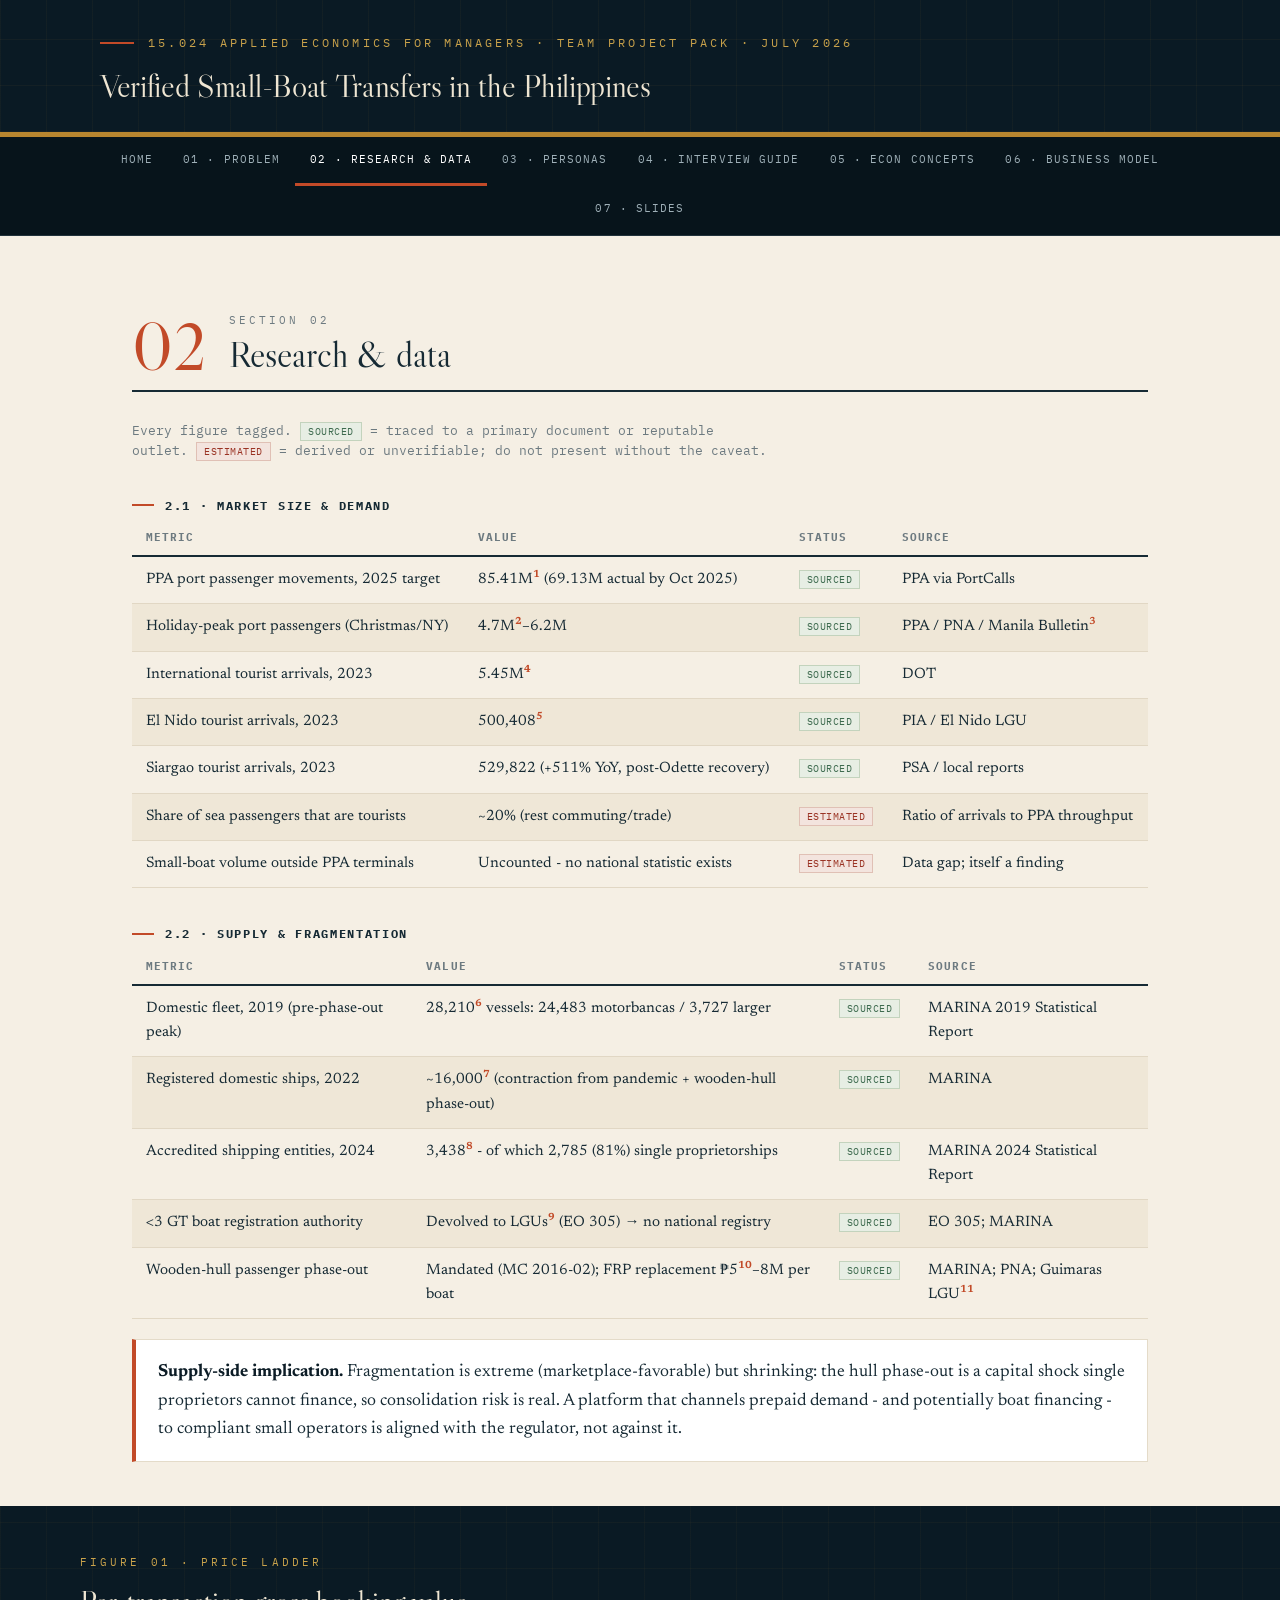
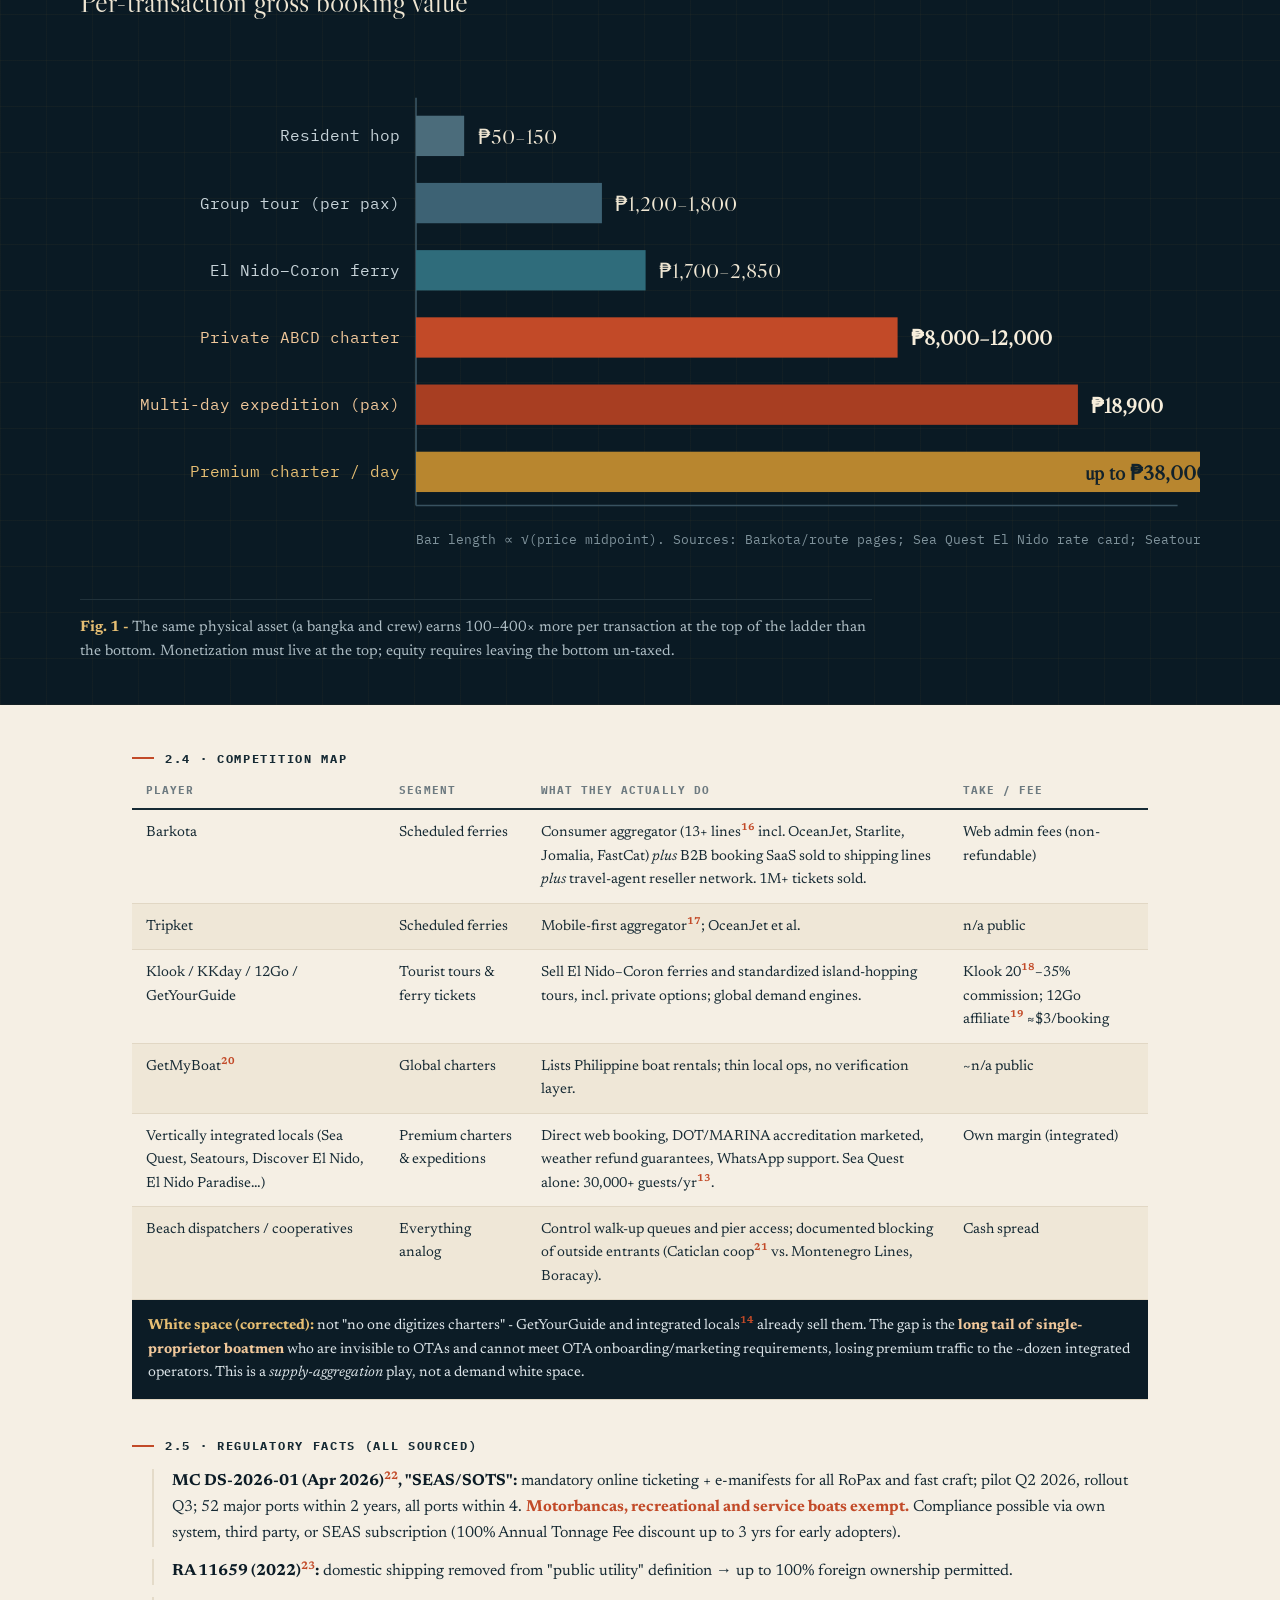
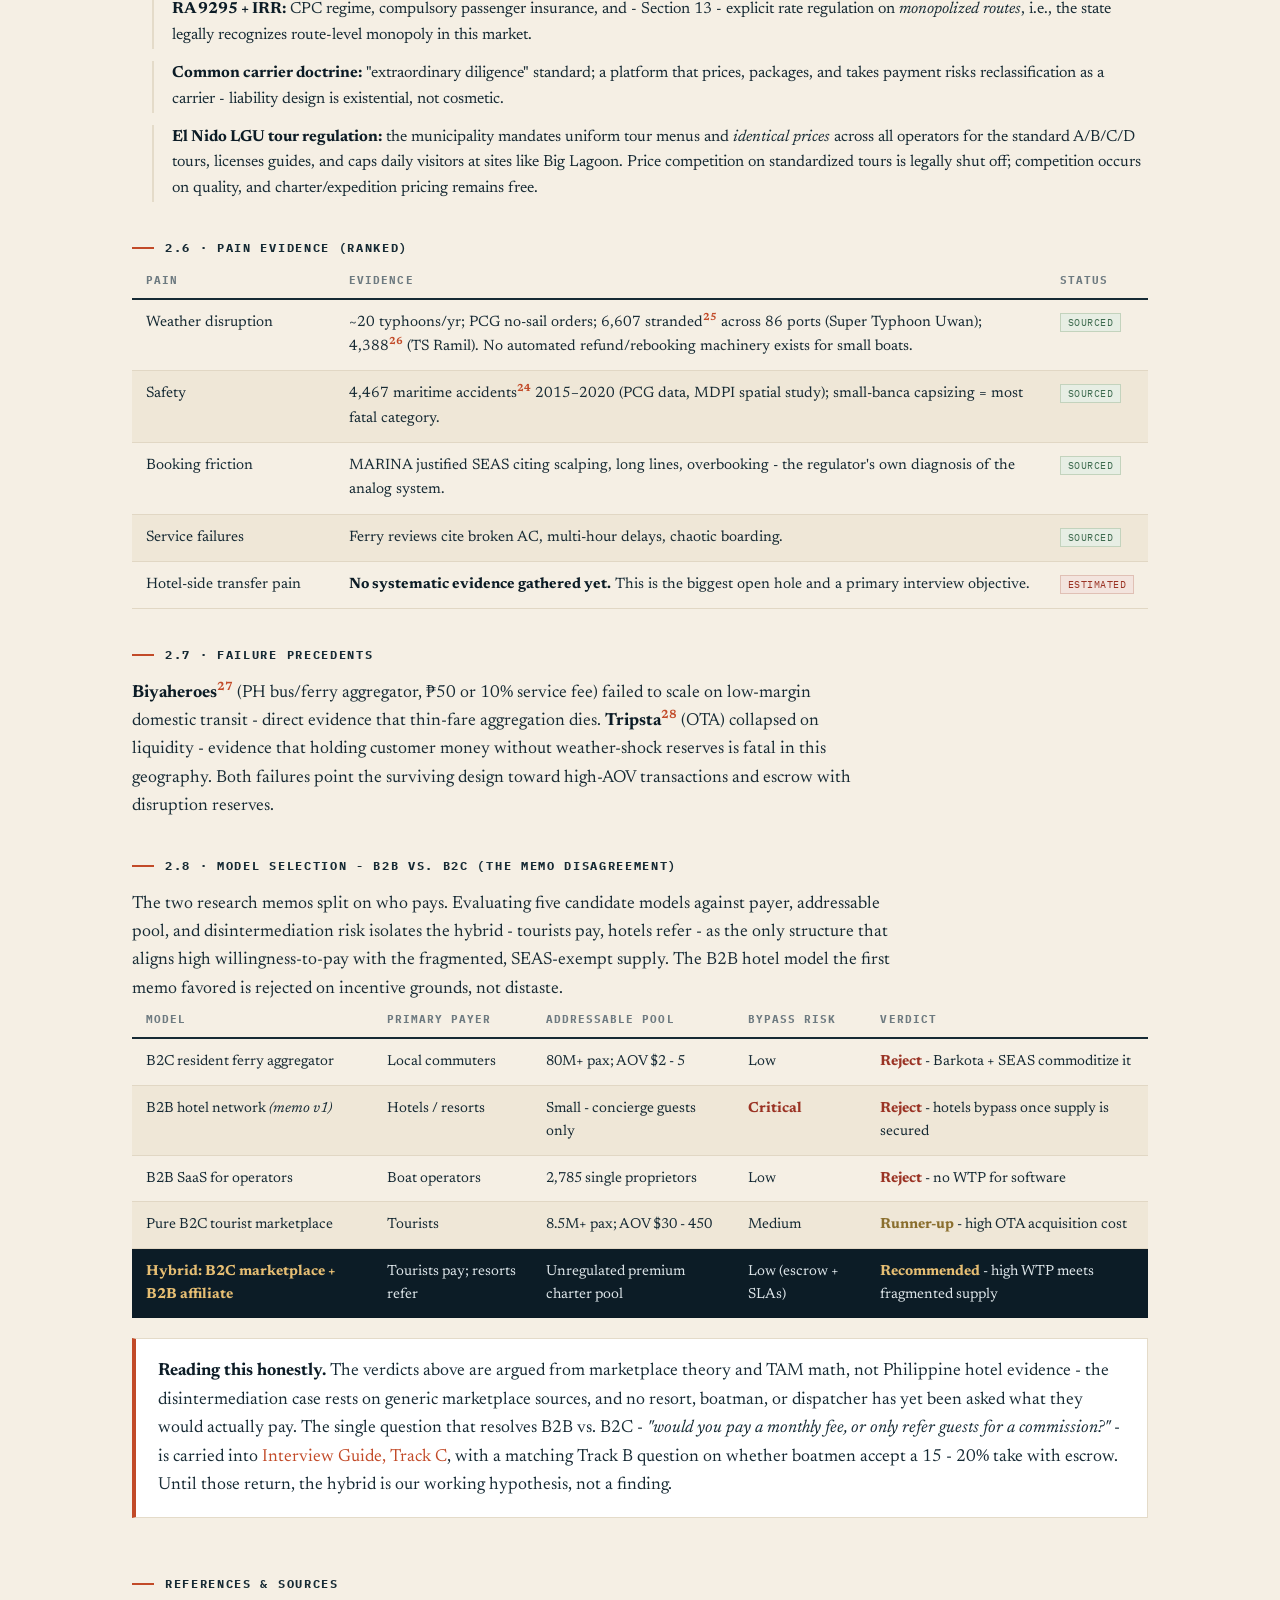
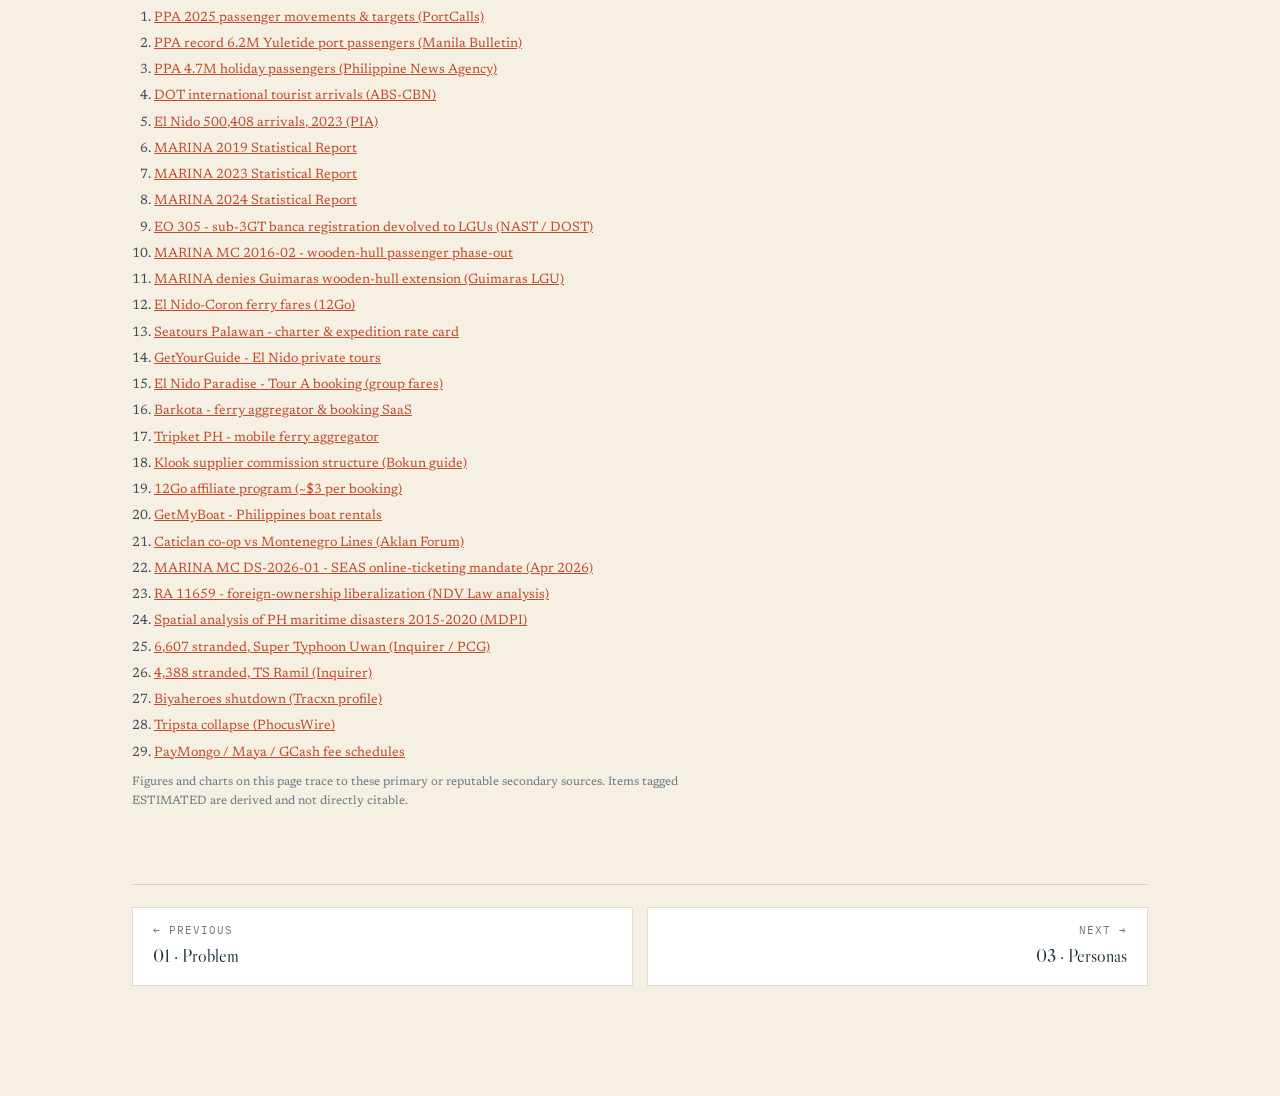
<file: research.html>
<!DOCTYPE html>
<html lang="en">
<head>
<meta charset="utf-8">
<meta name="viewport" content="width=device-width, initial-scale=1">
<title>Research &amp; data · PH Small-Boat Platform</title>
<link rel="preconnect" href="https://fonts.googleapis.com">
<link rel="preconnect" href="https://fonts.gstatic.com" crossorigin>
<link href="https://fonts.googleapis.com/css2?family=Libre+Caslon+Display&family=Newsreader:ital,opsz,wght@0,6..72,400;0,6..72,500;0,6..72,600;1,6..72,400;1,6..72,500&family=IBM+Plex+Mono:wght@400;500;600&display=swap" rel="stylesheet">
<link rel="stylesheet" href="style.css">
</head>
<body>
<header class="masthead"><div class="inner"><div class="kicker"><span class="rule"></span><span>15.024 Applied Economics for Managers · Team Project Pack · July 2026</span></div><h1><a href="index.html">Verified Small-Boat Transfers in the Philippines</a></h1></div></header>
<nav class="toc"><a href="index.html">Home</a><a href="problem.html">01 · Problem</a><a href="research.html" class="active">02 · Research & Data</a><a href="personas.html">03 · Personas</a><a href="interview-guide.html">04 · Interview Guide</a><a href="econ-concepts.html">05 · Econ Concepts</a><a href="business-model.html">06 · Business Model</a><a href="slides.html">07 · Slides</a></nav>
<main>
<section id="s2" data-screen-label="Section 02" style="margin-top:76px;">
    <header style="display:flex; align-items:flex-end; gap:22px; border-bottom:2px solid #162A34; padding-bottom:16px; margin-bottom:28px;">
      <div style="font-family:'Libre Caslon Display',serif; font-size:66px; line-height:.78; color:#C24A28;">02</div>
      <div>
        <div style="font-family:'IBM Plex Mono',monospace; font-size:11px; letter-spacing:.28em; text-transform:uppercase; color:#6D7A80;">Section 02</div>
        <h2 style="font-family:'Libre Caslon Display',serif; font-weight:400; font-size:clamp(26px,3.4vw,36px); line-height:1.05; color:#162A34; margin:6px 0 0;">Research &amp; data</h2>
      </div>
    </header>
    <p style="font-family:'IBM Plex Mono',monospace; font-size:12.5px; line-height:1.6; color:#6D7A80; max-width:80ch; margin:0 0 6px;">Every figure tagged. <span style="font-family:'IBM Plex Mono',monospace; font-size:10px; letter-spacing:.05em; padding:2px 7px; background:#E7EEE4; color:#3E6B4F; border:1px solid #C3D3BD;">SOURCED</span> = traced to a primary document or reputable outlet. <span style="font-family:'IBM Plex Mono',monospace; font-size:10px; letter-spacing:.05em; padding:2px 7px; background:#F3E4DE; color:#9A3324; border:1px solid #E0C0B5;">ESTIMATED</span> = derived or unverifiable; do not present without the caveat.</p>

    <h3 style="font-family:'IBM Plex Mono',monospace; font-size:12px; letter-spacing:.14em; text-transform:uppercase; color:#162A34; margin:36px 0 14px; display:flex; align-items:center; gap:11px;"><span style="width:22px; height:2px; background:#C24A28;"></span>2.1 · Market size &amp; demand</h3>
    <table style="width:100%; border-collapse:collapse; margin:8px 0 24px; font-size:15px;">
      <tr>
        <th style="font-family:'IBM Plex Mono',monospace; font-size:10.5px; letter-spacing:.1em; text-transform:uppercase; text-align:left; color:#6D7A80; padding:0 14px 9px; border-bottom:2px solid #162A34;">Metric</th>
        <th style="font-family:'IBM Plex Mono',monospace; font-size:10.5px; letter-spacing:.1em; text-transform:uppercase; text-align:left; color:#6D7A80; padding:0 14px 9px; border-bottom:2px solid #162A34;">Value</th>
        <th style="font-family:'IBM Plex Mono',monospace; font-size:10.5px; letter-spacing:.1em; text-transform:uppercase; text-align:left; color:#6D7A80; padding:0 14px 9px; border-bottom:2px solid #162A34;">Status</th>
        <th style="font-family:'IBM Plex Mono',monospace; font-size:10.5px; letter-spacing:.1em; text-transform:uppercase; text-align:left; color:#6D7A80; padding:0 14px 9px; border-bottom:2px solid #162A34;">Source</th>
      </tr>
      <tr><td style="padding:11px 14px; border-bottom:1px solid #E1D7C4; vertical-align:top;">PPA port passenger movements, 2025 target</td><td style="padding:11px 14px; border-bottom:1px solid #E1D7C4; vertical-align:top;">85.41M<sup style="font-size:.68em; line-height:0; font-weight:600;"><a href="#s2-ref-1" style="text-decoration:none;">1</a></sup> (69.13M actual by Oct 2025)</td><td style="padding:11px 14px; border-bottom:1px solid #E1D7C4; vertical-align:top;"><span style="font-family:'IBM Plex Mono',monospace; font-size:10px; letter-spacing:.05em; padding:2px 7px; background:#E7EEE4; color:#3E6B4F; border:1px solid #C3D3BD; white-space:nowrap;">SOURCED</span></td><td style="padding:11px 14px; border-bottom:1px solid #E1D7C4; vertical-align:top;">PPA via PortCalls</td></tr>
      <tr><td style="padding:11px 14px; border-bottom:1px solid #E1D7C4; vertical-align:top; background:#EFE7D7;">Holiday-peak port passengers (Christmas/NY)</td><td style="padding:11px 14px; border-bottom:1px solid #E1D7C4; vertical-align:top; background:#EFE7D7;">4.7M<sup style="font-size:.68em; line-height:0; font-weight:600;"><a href="#s2-ref-2" style="text-decoration:none;">2</a></sup>–6.2M</td><td style="padding:11px 14px; border-bottom:1px solid #E1D7C4; vertical-align:top; background:#EFE7D7;"><span style="font-family:'IBM Plex Mono',monospace; font-size:10px; letter-spacing:.05em; padding:2px 7px; background:#E7EEE4; color:#3E6B4F; border:1px solid #C3D3BD; white-space:nowrap;">SOURCED</span></td><td style="padding:11px 14px; border-bottom:1px solid #E1D7C4; vertical-align:top; background:#EFE7D7;">PPA / PNA / Manila Bulletin<sup style="font-size:.68em; line-height:0; font-weight:600;"><a href="#s2-ref-3" style="text-decoration:none;">3</a></sup></td></tr>
      <tr><td style="padding:11px 14px; border-bottom:1px solid #E1D7C4; vertical-align:top;">International tourist arrivals, 2023</td><td style="padding:11px 14px; border-bottom:1px solid #E1D7C4; vertical-align:top;">5.45M<sup style="font-size:.68em; line-height:0; font-weight:600;"><a href="#s2-ref-4" style="text-decoration:none;">4</a></sup></td><td style="padding:11px 14px; border-bottom:1px solid #E1D7C4; vertical-align:top;"><span style="font-family:'IBM Plex Mono',monospace; font-size:10px; letter-spacing:.05em; padding:2px 7px; background:#E7EEE4; color:#3E6B4F; border:1px solid #C3D3BD; white-space:nowrap;">SOURCED</span></td><td style="padding:11px 14px; border-bottom:1px solid #E1D7C4; vertical-align:top;">DOT</td></tr>
      <tr><td style="padding:11px 14px; border-bottom:1px solid #E1D7C4; vertical-align:top; background:#EFE7D7;">El Nido tourist arrivals, 2023</td><td style="padding:11px 14px; border-bottom:1px solid #E1D7C4; vertical-align:top; background:#EFE7D7;">500,408<sup style="font-size:.68em; line-height:0; font-weight:600;"><a href="#s2-ref-5" style="text-decoration:none;">5</a></sup></td><td style="padding:11px 14px; border-bottom:1px solid #E1D7C4; vertical-align:top; background:#EFE7D7;"><span style="font-family:'IBM Plex Mono',monospace; font-size:10px; letter-spacing:.05em; padding:2px 7px; background:#E7EEE4; color:#3E6B4F; border:1px solid #C3D3BD; white-space:nowrap;">SOURCED</span></td><td style="padding:11px 14px; border-bottom:1px solid #E1D7C4; vertical-align:top; background:#EFE7D7;">PIA / El Nido LGU</td></tr>
      <tr><td style="padding:11px 14px; border-bottom:1px solid #E1D7C4; vertical-align:top;">Siargao tourist arrivals, 2023</td><td style="padding:11px 14px; border-bottom:1px solid #E1D7C4; vertical-align:top;">529,822 (+511% YoY, post-Odette recovery)</td><td style="padding:11px 14px; border-bottom:1px solid #E1D7C4; vertical-align:top;"><span style="font-family:'IBM Plex Mono',monospace; font-size:10px; letter-spacing:.05em; padding:2px 7px; background:#E7EEE4; color:#3E6B4F; border:1px solid #C3D3BD; white-space:nowrap;">SOURCED</span></td><td style="padding:11px 14px; border-bottom:1px solid #E1D7C4; vertical-align:top;">PSA / local reports</td></tr>
      <tr><td style="padding:11px 14px; border-bottom:1px solid #E1D7C4; vertical-align:top; background:#EFE7D7;">Share of sea passengers that are tourists</td><td style="padding:11px 14px; border-bottom:1px solid #E1D7C4; vertical-align:top; background:#EFE7D7;">~20% (rest commuting/trade)</td><td style="padding:11px 14px; border-bottom:1px solid #E1D7C4; vertical-align:top; background:#EFE7D7;"><span style="font-family:'IBM Plex Mono',monospace; font-size:10px; letter-spacing:.05em; padding:2px 7px; background:#F3E4DE; color:#9A3324; border:1px solid #E0C0B5; white-space:nowrap;">ESTIMATED</span></td><td style="padding:11px 14px; border-bottom:1px solid #E1D7C4; vertical-align:top; background:#EFE7D7;">Ratio of arrivals to PPA throughput</td></tr>
      <tr><td style="padding:11px 14px; border-bottom:1px solid #E1D7C4; vertical-align:top;">Small-boat volume outside PPA terminals</td><td style="padding:11px 14px; border-bottom:1px solid #E1D7C4; vertical-align:top;">Uncounted - no national statistic exists</td><td style="padding:11px 14px; border-bottom:1px solid #E1D7C4; vertical-align:top;"><span style="font-family:'IBM Plex Mono',monospace; font-size:10px; letter-spacing:.05em; padding:2px 7px; background:#F3E4DE; color:#9A3324; border:1px solid #E0C0B5; white-space:nowrap;">ESTIMATED</span></td><td style="padding:11px 14px; border-bottom:1px solid #E1D7C4; vertical-align:top;">Data gap; itself a finding</td></tr>
    </table>

    <h3 style="font-family:'IBM Plex Mono',monospace; font-size:12px; letter-spacing:.14em; text-transform:uppercase; color:#162A34; margin:36px 0 14px; display:flex; align-items:center; gap:11px;"><span style="width:22px; height:2px; background:#C24A28;"></span>2.2 · Supply &amp; fragmentation</h3>
    <table style="width:100%; border-collapse:collapse; margin:8px 0 20px; font-size:15px;">
      <tr>
        <th style="font-family:'IBM Plex Mono',monospace; font-size:10.5px; letter-spacing:.1em; text-transform:uppercase; text-align:left; color:#6D7A80; padding:0 14px 9px; border-bottom:2px solid #162A34;">Metric</th>
        <th style="font-family:'IBM Plex Mono',monospace; font-size:10.5px; letter-spacing:.1em; text-transform:uppercase; text-align:left; color:#6D7A80; padding:0 14px 9px; border-bottom:2px solid #162A34;">Value</th>
        <th style="font-family:'IBM Plex Mono',monospace; font-size:10.5px; letter-spacing:.1em; text-transform:uppercase; text-align:left; color:#6D7A80; padding:0 14px 9px; border-bottom:2px solid #162A34;">Status</th>
        <th style="font-family:'IBM Plex Mono',monospace; font-size:10.5px; letter-spacing:.1em; text-transform:uppercase; text-align:left; color:#6D7A80; padding:0 14px 9px; border-bottom:2px solid #162A34;">Source</th>
      </tr>
      <tr><td style="padding:11px 14px; border-bottom:1px solid #E1D7C4; vertical-align:top;">Domestic fleet, 2019 (pre-phase-out peak)</td><td style="padding:11px 14px; border-bottom:1px solid #E1D7C4; vertical-align:top;">28,210<sup style="font-size:.68em; line-height:0; font-weight:600;"><a href="#s2-ref-6" style="text-decoration:none;">6</a></sup> vessels: 24,483 motorbancas / 3,727 larger</td><td style="padding:11px 14px; border-bottom:1px solid #E1D7C4; vertical-align:top;"><span style="font-family:'IBM Plex Mono',monospace; font-size:10px; letter-spacing:.05em; padding:2px 7px; background:#E7EEE4; color:#3E6B4F; border:1px solid #C3D3BD; white-space:nowrap;">SOURCED</span></td><td style="padding:11px 14px; border-bottom:1px solid #E1D7C4; vertical-align:top;">MARINA 2019 Statistical Report</td></tr>
      <tr><td style="padding:11px 14px; border-bottom:1px solid #E1D7C4; vertical-align:top; background:#EFE7D7;">Registered domestic ships, 2022</td><td style="padding:11px 14px; border-bottom:1px solid #E1D7C4; vertical-align:top; background:#EFE7D7;">~16,000<sup style="font-size:.68em; line-height:0; font-weight:600;"><a href="#s2-ref-7" style="text-decoration:none;">7</a></sup> (contraction from pandemic + wooden-hull phase-out)</td><td style="padding:11px 14px; border-bottom:1px solid #E1D7C4; vertical-align:top; background:#EFE7D7;"><span style="font-family:'IBM Plex Mono',monospace; font-size:10px; letter-spacing:.05em; padding:2px 7px; background:#E7EEE4; color:#3E6B4F; border:1px solid #C3D3BD; white-space:nowrap;">SOURCED</span></td><td style="padding:11px 14px; border-bottom:1px solid #E1D7C4; vertical-align:top; background:#EFE7D7;">MARINA</td></tr>
      <tr><td style="padding:11px 14px; border-bottom:1px solid #E1D7C4; vertical-align:top;">Accredited shipping entities, 2024</td><td style="padding:11px 14px; border-bottom:1px solid #E1D7C4; vertical-align:top;">3,438<sup style="font-size:.68em; line-height:0; font-weight:600;"><a href="#s2-ref-8" style="text-decoration:none;">8</a></sup> - of which 2,785 (81%) single proprietorships</td><td style="padding:11px 14px; border-bottom:1px solid #E1D7C4; vertical-align:top;"><span style="font-family:'IBM Plex Mono',monospace; font-size:10px; letter-spacing:.05em; padding:2px 7px; background:#E7EEE4; color:#3E6B4F; border:1px solid #C3D3BD; white-space:nowrap;">SOURCED</span></td><td style="padding:11px 14px; border-bottom:1px solid #E1D7C4; vertical-align:top;">MARINA 2024 Statistical Report</td></tr>
      <tr><td style="padding:11px 14px; border-bottom:1px solid #E1D7C4; vertical-align:top; background:#EFE7D7;">&lt;3 GT boat registration authority</td><td style="padding:11px 14px; border-bottom:1px solid #E1D7C4; vertical-align:top; background:#EFE7D7;">Devolved to LGUs<sup style="font-size:.68em; line-height:0; font-weight:600;"><a href="#s2-ref-9" style="text-decoration:none;">9</a></sup> (EO 305) → no national registry</td><td style="padding:11px 14px; border-bottom:1px solid #E1D7C4; vertical-align:top; background:#EFE7D7;"><span style="font-family:'IBM Plex Mono',monospace; font-size:10px; letter-spacing:.05em; padding:2px 7px; background:#E7EEE4; color:#3E6B4F; border:1px solid #C3D3BD; white-space:nowrap;">SOURCED</span></td><td style="padding:11px 14px; border-bottom:1px solid #E1D7C4; vertical-align:top; background:#EFE7D7;">EO 305; MARINA</td></tr>
      <tr><td style="padding:11px 14px; border-bottom:1px solid #E1D7C4; vertical-align:top;">Wooden-hull passenger phase-out</td><td style="padding:11px 14px; border-bottom:1px solid #E1D7C4; vertical-align:top;">Mandated (MC 2016-02); FRP replacement ₱5<sup style="font-size:.68em; line-height:0; font-weight:600;"><a href="#s2-ref-10" style="text-decoration:none;">10</a></sup>–8M per boat</td><td style="padding:11px 14px; border-bottom:1px solid #E1D7C4; vertical-align:top;"><span style="font-family:'IBM Plex Mono',monospace; font-size:10px; letter-spacing:.05em; padding:2px 7px; background:#E7EEE4; color:#3E6B4F; border:1px solid #C3D3BD; white-space:nowrap;">SOURCED</span></td><td style="padding:11px 14px; border-bottom:1px solid #E1D7C4; vertical-align:top;">MARINA; PNA; Guimaras LGU<sup style="font-size:.68em; line-height:0; font-weight:600;"><a href="#s2-ref-11" style="text-decoration:none;">11</a></sup></td></tr>
    </table>
    <div style="background:#FFFFFF; border:1px solid #E4DBC9; border-left:4px solid #C24A28; padding:18px 22px; margin:16px 0;"><strong style="color:#0C1C26;">Supply-side implication.</strong> Fragmentation is extreme (marketplace-favorable) but shrinking: the hull phase-out is a capital shock single proprietors cannot finance, so consolidation risk is real. A platform that channels prepaid demand - and potentially boat financing - to compliant small operators is aligned with the regulator, not against it.</div>
  </section>
<figure style="position:relative; left:50%; transform:translateX(-50%); width:100vw; margin:44px 0; padding:0;">
    <div style="background:#0A1A24; background-image:repeating-linear-gradient(0deg, rgba(184,134,47,.05) 0 1px, transparent 1px 46px), repeating-linear-gradient(90deg, rgba(184,134,47,.045) 0 1px, transparent 1px 46px); padding:48px 32px 40px;">
      <div style="max-width:1120px; margin:0 auto;">
        <div style="font-family:'IBM Plex Mono',monospace; font-size:11px; letter-spacing:.28em; text-transform:uppercase; color:#C9A24B; margin-bottom:6px;">Figure 01 · Price ladder</div>
        <h3 style="font-family:'Libre Caslon Display',serif; font-weight:400; font-size:clamp(22px,2.8vw,30px); color:#EFE6D3; margin:0 0 26px;">Per-transaction gross booking value</h3>
        <svg viewBox="0 0 1000 470" xmlns="http://www.w3.org/2000/svg" role="img" aria-label="Price ladder of Philippine sea-transport products" style="width:100%; height:auto; display:block;">
          <line x1="300" y1="40" x2="300" y2="404" stroke="#385260" stroke-width="1.5"/>
          <line x1="300" y1="404" x2="980" y2="404" stroke="#385260" stroke-width="1.5"/>
          <!-- rows: y start 56, step 60, bar h 36 -->
          <rect x="300" y="56"  width="43"  height="36" fill="#4B6C7B"/>
          <rect x="300" y="116" width="166" height="36" fill="#3D6274"/>
          <rect x="300" y="176" width="205" height="36" fill="#2F6C7B"/>
          <rect x="300" y="236" width="430" height="36" fill="#C24A28"/>
          <rect x="300" y="296" width="591" height="36" fill="#A83E22"/>
          <rect x="300" y="356" width="720" height="36" fill="#B8862F"/>

          <text x="286" y="79"  text-anchor="end" font-family="'IBM Plex Mono',monospace" font-size="14" fill="#C7D3D9">Resident hop</text>
          <text x="286" y="139" text-anchor="end" font-family="'IBM Plex Mono',monospace" font-size="14" fill="#C7D3D9">Group tour (per pax)</text>
          <text x="286" y="199" text-anchor="end" font-family="'IBM Plex Mono',monospace" font-size="14" fill="#C7D3D9">El Nido–Coron ferry</text>
          <text x="286" y="259" text-anchor="end" font-family="'IBM Plex Mono',monospace" font-size="14" fill="#F0C79A">Private ABCD charter</text>
          <text x="286" y="319" text-anchor="end" font-family="'IBM Plex Mono',monospace" font-size="14" fill="#F0C79A">Multi-day expedition (pax)</text>
          <text x="286" y="379" text-anchor="end" font-family="'IBM Plex Mono',monospace" font-size="14" fill="#E6BE73">Premium charter / day</text>

          <text x="355"  y="81"  font-family="'Libre Caslon Display',serif" font-size="19" fill="#EFE6D3">₱50–150</text>
          <text x="478"  y="141" font-family="'Libre Caslon Display',serif" font-size="19" fill="#EFE6D3">₱1,200–1,800</text>
          <text x="517"  y="201" font-family="'Libre Caslon Display',serif" font-size="19" fill="#EFE6D3">₱1,700–2,850</text>
          <text x="742"  y="261" font-family="'Libre Caslon Display',serif" font-size="19" fill="#F7EEDC" font-weight="bold">₱8,000–12,000</text>
          <text x="903"  y="321" font-family="'Libre Caslon Display',serif" font-size="19" fill="#F7EEDC" font-weight="bold">₱18,900</text>
          <text x="1008" y="381" text-anchor="end" font-family="'Libre Caslon Display',serif" font-size="19" fill="#12222B" font-weight="bold">up to ₱38,000</text>

          <text x="300" y="438" font-family="'IBM Plex Mono',monospace" font-size="12" fill="#7F929B">Bar length ∝ √(price midpoint). Sources: Barkota/route pages; Sea Quest El Nido rate card; Seatours Palawan; 12Go/Klook listings.</text>
        </svg>
        <figcaption style="font-family:'Newsreader',serif; font-size:15px; color:#AEBDC4; margin-top:20px; max-width:88ch; border-top:1px solid #21323B; padding-top:16px;"><strong style="color:#E6BE73;">Fig. 1 - </strong> The same physical asset (a bangka and crew) earns 100–400× more per transaction at the top of the ladder than the bottom. Monetization must live at the top; equity requires leaving the bottom un-taxed.</figcaption>
      </div>
    </div>
  </figure>
<section style="margin-top:44px;">
    <h3 style="font-family:'IBM Plex Mono',monospace; font-size:12px; letter-spacing:.14em; text-transform:uppercase; color:#162A34; margin:0 0 14px; display:flex; align-items:center; gap:11px;"><span style="width:22px; height:2px; background:#C24A28;"></span>2.4 · Competition map</h3>
    <table style="width:100%; border-collapse:collapse; margin:8px 0 24px; font-size:14.5px;">
      <tr>
        <th style="font-family:'IBM Plex Mono',monospace; font-size:10.5px; letter-spacing:.1em; text-transform:uppercase; text-align:left; color:#6D7A80; padding:0 14px 9px; border-bottom:2px solid #162A34;">Player</th>
        <th style="font-family:'IBM Plex Mono',monospace; font-size:10.5px; letter-spacing:.1em; text-transform:uppercase; text-align:left; color:#6D7A80; padding:0 14px 9px; border-bottom:2px solid #162A34;">Segment</th>
        <th style="font-family:'IBM Plex Mono',monospace; font-size:10.5px; letter-spacing:.1em; text-transform:uppercase; text-align:left; color:#6D7A80; padding:0 14px 9px; border-bottom:2px solid #162A34;">What they actually do</th>
        <th style="font-family:'IBM Plex Mono',monospace; font-size:10.5px; letter-spacing:.1em; text-transform:uppercase; text-align:left; color:#6D7A80; padding:0 14px 9px; border-bottom:2px solid #162A34;">Take / fee</th>
      </tr>
      <tr><td style="padding:11px 14px; border-bottom:1px solid #E1D7C4; vertical-align:top;">Barkota</td><td style="padding:11px 14px; border-bottom:1px solid #E1D7C4; vertical-align:top;">Scheduled ferries</td><td style="padding:11px 14px; border-bottom:1px solid #E1D7C4; vertical-align:top;">Consumer aggregator (13+ lines<sup style="font-size:.68em; line-height:0; font-weight:600;"><a href="#s2-ref-16" style="text-decoration:none;">16</a></sup> incl. OceanJet, Starlite, Jomalia, FastCat) <em>plus</em> B2B booking SaaS sold to shipping lines <em>plus</em> travel-agent reseller network. 1M+ tickets sold.</td><td style="padding:11px 14px; border-bottom:1px solid #E1D7C4; vertical-align:top;">Web admin fees (non-refundable)</td></tr>
      <tr><td style="padding:11px 14px; border-bottom:1px solid #E1D7C4; vertical-align:top; background:#EFE7D7;">Tripket</td><td style="padding:11px 14px; border-bottom:1px solid #E1D7C4; vertical-align:top; background:#EFE7D7;">Scheduled ferries</td><td style="padding:11px 14px; border-bottom:1px solid #E1D7C4; vertical-align:top; background:#EFE7D7;">Mobile-first aggregator<sup style="font-size:.68em; line-height:0; font-weight:600;"><a href="#s2-ref-17" style="text-decoration:none;">17</a></sup>; OceanJet et al.</td><td style="padding:11px 14px; border-bottom:1px solid #E1D7C4; vertical-align:top; background:#EFE7D7;">n/a public</td></tr>
      <tr><td style="padding:11px 14px; border-bottom:1px solid #E1D7C4; vertical-align:top;">Klook / KKday / 12Go / GetYourGuide</td><td style="padding:11px 14px; border-bottom:1px solid #E1D7C4; vertical-align:top;">Tourist tours &amp; ferry tickets</td><td style="padding:11px 14px; border-bottom:1px solid #E1D7C4; vertical-align:top;">Sell El Nido–Coron ferries and standardized island-hopping tours, incl. private options; global demand engines.</td><td style="padding:11px 14px; border-bottom:1px solid #E1D7C4; vertical-align:top;">Klook 20<sup style="font-size:.68em; line-height:0; font-weight:600;"><a href="#s2-ref-18" style="text-decoration:none;">18</a></sup>–35% commission; 12Go affiliate<sup style="font-size:.68em; line-height:0; font-weight:600;"><a href="#s2-ref-19" style="text-decoration:none;">19</a></sup> ≈$3/booking</td></tr>
      <tr><td style="padding:11px 14px; border-bottom:1px solid #E1D7C4; vertical-align:top; background:#EFE7D7;">GetMyBoat<sup style="font-size:.68em; line-height:0; font-weight:600;"><a href="#s2-ref-20" style="text-decoration:none;">20</a></sup></td><td style="padding:11px 14px; border-bottom:1px solid #E1D7C4; vertical-align:top; background:#EFE7D7;">Global charters</td><td style="padding:11px 14px; border-bottom:1px solid #E1D7C4; vertical-align:top; background:#EFE7D7;">Lists Philippine boat rentals; thin local ops, no verification layer.</td><td style="padding:11px 14px; border-bottom:1px solid #E1D7C4; vertical-align:top; background:#EFE7D7;">~n/a public</td></tr>
      <tr><td style="padding:11px 14px; border-bottom:1px solid #E1D7C4; vertical-align:top;">Vertically integrated locals (Sea Quest, Seatours, Discover El Nido, El Nido Paradise…)</td><td style="padding:11px 14px; border-bottom:1px solid #E1D7C4; vertical-align:top;">Premium charters &amp; expeditions</td><td style="padding:11px 14px; border-bottom:1px solid #E1D7C4; vertical-align:top;">Direct web booking, DOT/MARINA accreditation marketed, weather refund guarantees, WhatsApp support. Sea Quest alone: 30,000+ guests/yr<sup style="font-size:.68em; line-height:0; font-weight:600;"><a href="#s2-ref-13" style="text-decoration:none;">13</a></sup>.</td><td style="padding:11px 14px; border-bottom:1px solid #E1D7C4; vertical-align:top;">Own margin (integrated)</td></tr>
      <tr><td style="padding:11px 14px; border-bottom:1px solid #E1D7C4; vertical-align:top; background:#EFE7D7;">Beach dispatchers / cooperatives</td><td style="padding:11px 14px; border-bottom:1px solid #E1D7C4; vertical-align:top; background:#EFE7D7;">Everything analog</td><td style="padding:11px 14px; border-bottom:1px solid #E1D7C4; vertical-align:top; background:#EFE7D7;">Control walk-up queues and pier access; documented blocking of outside entrants (Caticlan coop<sup style="font-size:.68em; line-height:0; font-weight:600;"><a href="#s2-ref-21" style="text-decoration:none;">21</a></sup> vs. Montenegro Lines, Boracay).</td><td style="padding:11px 14px; border-bottom:1px solid #E1D7C4; vertical-align:top; background:#EFE7D7;">Cash spread</td></tr>
      <tr><td colspan="4" style="padding:14px 16px; border-bottom:1px solid #E1D7C4; vertical-align:top; background:#0C1C26; color:#DCE4E8;"><strong style="color:#E6BE73;">White space (corrected):</strong> not "no one digitizes charters" - GetYourGuide and integrated locals<sup style="font-size:.68em; line-height:0; font-weight:600;"><a href="#s2-ref-14" style="text-decoration:none;">14</a></sup> already sell them. The gap is the <strong style="color:#F0C79A;">long tail of single-proprietor boatmen</strong> who are invisible to OTAs and cannot meet OTA onboarding/marketing requirements, losing premium traffic to the ~dozen integrated operators. This is a <em>supply-aggregation</em> play, not a demand white space.</td></tr>
    </table>

    <h3 style="font-family:'IBM Plex Mono',monospace; font-size:12px; letter-spacing:.14em; text-transform:uppercase; color:#162A34; margin:36px 0 14px; display:flex; align-items:center; gap:11px;"><span style="width:22px; height:2px; background:#C24A28;"></span>2.5 · Regulatory facts (all sourced)</h3>
    <ul style="margin:6px 0 16px 0; padding-left:20px; font-size:16px; list-style:none;">
      <li style="margin-bottom:12px; padding-left:18px; position:relative; border-left:2px solid #E4DBC9;"><strong style="color:#0C1C26;">MC DS-2026-01 (Apr 2026)<sup style="font-size:.68em; line-height:0; font-weight:600;"><a href="#s2-ref-22" style="text-decoration:none;">22</a></sup>, "SEAS/SOTS":</strong> mandatory online ticketing + e-manifests for all RoPax and fast craft; pilot Q2 2026, rollout Q3; 52 major ports within 2 years, all ports within 4. <strong style="color:#C24A28;">Motorbancas, recreational and service boats exempt.</strong> Compliance possible via own system, third party, or SEAS subscription (100% Annual Tonnage Fee discount up to 3 yrs for early adopters).</li>
      <li style="margin-bottom:12px; padding-left:18px; border-left:2px solid #E4DBC9;"><strong style="color:#0C1C26;">RA 11659 (2022)<sup style="font-size:.68em; line-height:0; font-weight:600;"><a href="#s2-ref-23" style="text-decoration:none;">23</a></sup>:</strong> domestic shipping removed from "public utility" definition → up to 100% foreign ownership permitted.</li>
      <li style="margin-bottom:12px; padding-left:18px; border-left:2px solid #E4DBC9;"><strong style="color:#0C1C26;">RA 9295 + IRR:</strong> CPC regime, compulsory passenger insurance, and - Section 13 - explicit rate regulation on <em>monopolized routes</em>, i.e., the state legally recognizes route-level monopoly in this market.</li>
      <li style="margin-bottom:12px; padding-left:18px; border-left:2px solid #E4DBC9;"><strong style="color:#0C1C26;">Common carrier doctrine:</strong> "extraordinary diligence" standard; a platform that prices, packages, and takes payment risks reclassification as a carrier - liability design is existential, not cosmetic.</li>
      <li style="margin-bottom:0; padding-left:18px; border-left:2px solid #E4DBC9;"><strong style="color:#0C1C26;">El Nido LGU tour regulation:</strong> the municipality mandates uniform tour menus and <em>identical prices</em> across all operators for the standard A/B/C/D tours, licenses guides, and caps daily visitors at sites like Big Lagoon. Price competition on standardized tours is legally shut off; competition occurs on quality, and charter/expedition pricing remains free.</li>
    </ul>

    <h3 style="font-family:'IBM Plex Mono',monospace; font-size:12px; letter-spacing:.14em; text-transform:uppercase; color:#162A34; margin:36px 0 14px; display:flex; align-items:center; gap:11px;"><span style="width:22px; height:2px; background:#C24A28;"></span>2.6 · Pain evidence (ranked)</h3>
    <table style="width:100%; border-collapse:collapse; margin:8px 0 24px; font-size:15px;">
      <tr>
        <th style="font-family:'IBM Plex Mono',monospace; font-size:10.5px; letter-spacing:.1em; text-transform:uppercase; text-align:left; color:#6D7A80; padding:0 14px 9px; border-bottom:2px solid #162A34; width:20%;">Pain</th>
        <th style="font-family:'IBM Plex Mono',monospace; font-size:10.5px; letter-spacing:.1em; text-transform:uppercase; text-align:left; color:#6D7A80; padding:0 14px 9px; border-bottom:2px solid #162A34;">Evidence</th>
        <th style="font-family:'IBM Plex Mono',monospace; font-size:10.5px; letter-spacing:.1em; text-transform:uppercase; text-align:left; color:#6D7A80; padding:0 14px 9px; border-bottom:2px solid #162A34;">Status</th>
      </tr>
      <tr><td style="padding:11px 14px; border-bottom:1px solid #E1D7C4; vertical-align:top;">Weather disruption</td><td style="padding:11px 14px; border-bottom:1px solid #E1D7C4; vertical-align:top;">~20 typhoons/yr; PCG no-sail orders; 6,607 stranded<sup style="font-size:.68em; line-height:0; font-weight:600;"><a href="#s2-ref-25" style="text-decoration:none;">25</a></sup> across 86 ports (Super Typhoon Uwan); 4,388<sup style="font-size:.68em; line-height:0; font-weight:600;"><a href="#s2-ref-26" style="text-decoration:none;">26</a></sup> (TS Ramil). No automated refund/rebooking machinery exists for small boats.</td><td style="padding:11px 14px; border-bottom:1px solid #E1D7C4; vertical-align:top;"><span style="font-family:'IBM Plex Mono',monospace; font-size:10px; letter-spacing:.05em; padding:2px 7px; background:#E7EEE4; color:#3E6B4F; border:1px solid #C3D3BD; white-space:nowrap;">SOURCED</span></td></tr>
      <tr><td style="padding:11px 14px; border-bottom:1px solid #E1D7C4; vertical-align:top; background:#EFE7D7;">Safety</td><td style="padding:11px 14px; border-bottom:1px solid #E1D7C4; vertical-align:top; background:#EFE7D7;">4,467 maritime accidents<sup style="font-size:.68em; line-height:0; font-weight:600;"><a href="#s2-ref-24" style="text-decoration:none;">24</a></sup> 2015–2020 (PCG data, MDPI spatial study); small-banca capsizing = most fatal category.</td><td style="padding:11px 14px; border-bottom:1px solid #E1D7C4; vertical-align:top; background:#EFE7D7;"><span style="font-family:'IBM Plex Mono',monospace; font-size:10px; letter-spacing:.05em; padding:2px 7px; background:#E7EEE4; color:#3E6B4F; border:1px solid #C3D3BD; white-space:nowrap;">SOURCED</span></td></tr>
      <tr><td style="padding:11px 14px; border-bottom:1px solid #E1D7C4; vertical-align:top;">Booking friction</td><td style="padding:11px 14px; border-bottom:1px solid #E1D7C4; vertical-align:top;">MARINA justified SEAS citing scalping, long lines, overbooking - the regulator's own diagnosis of the analog system.</td><td style="padding:11px 14px; border-bottom:1px solid #E1D7C4; vertical-align:top;"><span style="font-family:'IBM Plex Mono',monospace; font-size:10px; letter-spacing:.05em; padding:2px 7px; background:#E7EEE4; color:#3E6B4F; border:1px solid #C3D3BD; white-space:nowrap;">SOURCED</span></td></tr>
      <tr><td style="padding:11px 14px; border-bottom:1px solid #E1D7C4; vertical-align:top; background:#EFE7D7;">Service failures</td><td style="padding:11px 14px; border-bottom:1px solid #E1D7C4; vertical-align:top; background:#EFE7D7;">Ferry reviews cite broken AC, multi-hour delays, chaotic boarding.</td><td style="padding:11px 14px; border-bottom:1px solid #E1D7C4; vertical-align:top; background:#EFE7D7;"><span style="font-family:'IBM Plex Mono',monospace; font-size:10px; letter-spacing:.05em; padding:2px 7px; background:#E7EEE4; color:#3E6B4F; border:1px solid #C3D3BD; white-space:nowrap;">SOURCED</span></td></tr>
      <tr><td style="padding:11px 14px; border-bottom:1px solid #E1D7C4; vertical-align:top;">Hotel-side transfer pain</td><td style="padding:11px 14px; border-bottom:1px solid #E1D7C4; vertical-align:top;"><strong style="color:#0C1C26;">No systematic evidence gathered yet.</strong> This is the biggest open hole and a primary interview objective.</td><td style="padding:11px 14px; border-bottom:1px solid #E1D7C4; vertical-align:top;"><span style="font-family:'IBM Plex Mono',monospace; font-size:10px; letter-spacing:.05em; padding:2px 7px; background:#F3E4DE; color:#9A3324; border:1px solid #E0C0B5; white-space:nowrap;">ESTIMATED</span></td></tr>
    </table>

    <h3 style="font-family:'IBM Plex Mono',monospace; font-size:12px; letter-spacing:.14em; text-transform:uppercase; color:#162A34; margin:36px 0 14px; display:flex; align-items:center; gap:11px;"><span style="width:22px; height:2px; background:#C24A28;"></span>2.7 · Failure precedents</h3>
    <p style="max-width:74ch; margin:0 0 16px;"><strong style="color:#0C1C26;">Biyaheroes<sup style="font-size:.68em; line-height:0; font-weight:600;"><a href="#s2-ref-27" style="text-decoration:none;">27</a></sup></strong> (PH bus/ferry aggregator, ₱50 or 10% service fee) failed to scale on low-margin domestic transit - direct evidence that thin-fare aggregation dies. <strong style="color:#0C1C26;">Tripsta<sup style="font-size:.68em; line-height:0; font-weight:600;"><a href="#s2-ref-28" style="text-decoration:none;">28</a></sup></strong> (OTA) collapsed on liquidity - evidence that holding customer money without weather-shock reserves is fatal in this geography. Both failures point the surviving design toward high-AOV transactions and escrow with disruption reserves.</p>

    <h3 style="font-family:'IBM Plex Mono',monospace; font-size:12px; letter-spacing:.14em; text-transform:uppercase; color:#162A34; margin:36px 0 14px; display:flex; align-items:center; gap:11px;"><span style="width:22px; height:2px; background:#C24A28;"></span>2.8 · Model selection - B2B vs. B2C (the memo disagreement)</h3>
    <p style="max-width:78ch; margin:0 0 6px;">The two research memos split on who pays. Evaluating five candidate models against payer, addressable pool, and disintermediation risk isolates the hybrid - tourists pay, hotels refer - as the only structure that aligns high willingness-to-pay with the fragmented, SEAS-exempt supply. The B2B hotel model the first memo favored is rejected on incentive grounds, not distaste.</p>
    <table style="width:100%; border-collapse:collapse; margin:8px 0 20px; font-size:14.5px;">
      <tr>
        <th style="font-family:'IBM Plex Mono',monospace; font-size:10.5px; letter-spacing:.1em; text-transform:uppercase; text-align:left; color:#6D7A80; padding:0 14px 9px; border-bottom:2px solid #162A34;">Model</th>
        <th style="font-family:'IBM Plex Mono',monospace; font-size:10.5px; letter-spacing:.1em; text-transform:uppercase; text-align:left; color:#6D7A80; padding:0 14px 9px; border-bottom:2px solid #162A34;">Primary payer</th>
        <th style="font-family:'IBM Plex Mono',monospace; font-size:10.5px; letter-spacing:.1em; text-transform:uppercase; text-align:left; color:#6D7A80; padding:0 14px 9px; border-bottom:2px solid #162A34;">Addressable pool</th>
        <th style="font-family:'IBM Plex Mono',monospace; font-size:10.5px; letter-spacing:.1em; text-transform:uppercase; text-align:left; color:#6D7A80; padding:0 14px 9px; border-bottom:2px solid #162A34;">Bypass risk</th>
        <th style="font-family:'IBM Plex Mono',monospace; font-size:10.5px; letter-spacing:.1em; text-transform:uppercase; text-align:left; color:#6D7A80; padding:0 14px 9px; border-bottom:2px solid #162A34;">Verdict</th>
      </tr>
      <tr><td style="padding:11px 14px; border-bottom:1px solid #E1D7C4; vertical-align:top;">B2C resident ferry aggregator</td><td style="padding:11px 14px; border-bottom:1px solid #E1D7C4; vertical-align:top;">Local commuters</td><td style="padding:11px 14px; border-bottom:1px solid #E1D7C4; vertical-align:top;">80M+ pax; AOV $2 - 5</td><td style="padding:11px 14px; border-bottom:1px solid #E1D7C4; vertical-align:top;">Low</td><td style="padding:11px 14px; border-bottom:1px solid #E1D7C4; vertical-align:top;"><strong style="color:#9A3324;">Reject</strong> - Barkota + SEAS commoditize it</td></tr>
      <tr><td style="padding:11px 14px; border-bottom:1px solid #E1D7C4; vertical-align:top; background:#EFE7D7;">B2B hotel network <em>(memo v1)</em></td><td style="padding:11px 14px; border-bottom:1px solid #E1D7C4; vertical-align:top; background:#EFE7D7;">Hotels / resorts</td><td style="padding:11px 14px; border-bottom:1px solid #E1D7C4; vertical-align:top; background:#EFE7D7;">Small - concierge guests only</td><td style="padding:11px 14px; border-bottom:1px solid #E1D7C4; vertical-align:top; background:#EFE7D7;"><strong style="color:#9A3324;">Critical</strong></td><td style="padding:11px 14px; border-bottom:1px solid #E1D7C4; vertical-align:top; background:#EFE7D7;"><strong style="color:#9A3324;">Reject</strong> - hotels bypass once supply is secured</td></tr>
      <tr><td style="padding:11px 14px; border-bottom:1px solid #E1D7C4; vertical-align:top;">B2B SaaS for operators</td><td style="padding:11px 14px; border-bottom:1px solid #E1D7C4; vertical-align:top;">Boat operators</td><td style="padding:11px 14px; border-bottom:1px solid #E1D7C4; vertical-align:top;">2,785 single proprietors</td><td style="padding:11px 14px; border-bottom:1px solid #E1D7C4; vertical-align:top;">Low</td><td style="padding:11px 14px; border-bottom:1px solid #E1D7C4; vertical-align:top;"><strong style="color:#9A3324;">Reject</strong> - no WTP for software</td></tr>
      <tr><td style="padding:11px 14px; border-bottom:1px solid #E1D7C4; vertical-align:top; background:#EFE7D7;">Pure B2C tourist marketplace</td><td style="padding:11px 14px; border-bottom:1px solid #E1D7C4; vertical-align:top; background:#EFE7D7;">Tourists</td><td style="padding:11px 14px; border-bottom:1px solid #E1D7C4; vertical-align:top; background:#EFE7D7;">8.5M+ pax; AOV $30 - 450</td><td style="padding:11px 14px; border-bottom:1px solid #E1D7C4; vertical-align:top; background:#EFE7D7;">Medium</td><td style="padding:11px 14px; border-bottom:1px solid #E1D7C4; vertical-align:top; background:#EFE7D7;"><strong style="color:#8A6F2E;">Runner-up</strong> - high OTA acquisition cost</td></tr>
      <tr><td style="padding:11px 14px; border-bottom:1px solid #0A1A24; vertical-align:top; background:#0C1C26; color:#DCE4E8;"><strong style="color:#E6BE73;">Hybrid: B2C marketplace + B2B affiliate</strong></td><td style="padding:11px 14px; border-bottom:1px solid #0A1A24; vertical-align:top; background:#0C1C26; color:#DCE4E8;">Tourists pay; resorts refer</td><td style="padding:11px 14px; border-bottom:1px solid #0A1A24; vertical-align:top; background:#0C1C26; color:#DCE4E8;">Unregulated premium charter pool</td><td style="padding:11px 14px; border-bottom:1px solid #0A1A24; vertical-align:top; background:#0C1C26; color:#DCE4E8;">Low (escrow + SLAs)</td><td style="padding:11px 14px; border-bottom:1px solid #0A1A24; vertical-align:top; background:#0C1C26; color:#DCE4E8;"><strong style="color:#E6BE73;">Recommended</strong> - high WTP meets fragmented supply</td></tr>
    </table>
    <div style="background:#FFFFFF; border:1px solid #E4DBC9; border-left:4px solid #C24A28; padding:18px 22px; margin:16px 0;"><strong style="color:#0C1C26;">Reading this honestly.</strong> The verdicts above are argued from marketplace theory and TAM math, not Philippine hotel evidence - the disintermediation case rests on generic marketplace sources, and no resort, boatman, or dispatcher has yet been asked what they would actually pay. The single question that resolves B2B vs. B2C - <em>"would you pay a monthly fee, or only refer guests for a commission?"</em> - is carried into <a href="interview-guide.html">Interview Guide, Track C</a>, with a matching Track B question on whether boatmen accept a 15 - 20% take with escrow. Until those return, the hybrid is our working hypothesis, not a finding.</div>
  </section>
<section style="margin-top:56px;"><h3 style="font-family:'IBM Plex Mono',monospace; font-size:12px; letter-spacing:.14em; text-transform:uppercase; color:#162A34; margin:0 0 14px; display:flex; align-items:center; gap:11px;"><span style="width:22px; height:2px; background:#C24A28;"></span>References &amp; sources</h3><ol style="margin:0; padding-left:22px; font-size:13.5px; line-height:1.5; color:#3A4A52;"><li id="s2-ref-1" style="margin-bottom:6px; scroll-margin-top:72px;"><a href="https://portcalls.com/ppa-poised-to-hit-2025-targets-optimistic-of-steady-performance/" target="_blank" rel="noopener" style="text-decoration:underline;">PPA 2025 passenger movements &amp; targets (PortCalls)</a></li><li id="s2-ref-2" style="margin-bottom:6px; scroll-margin-top:72px;"><a href="https://mb.com.ph/2026/01/07/ppa-logs-record-breaking-62-m-port-passengers-during-yuletide-travel-rush" target="_blank" rel="noopener" style="text-decoration:underline;">PPA record 6.2M Yuletide port passengers (Manila Bulletin)</a></li><li id="s2-ref-3" style="margin-bottom:6px; scroll-margin-top:72px;"><a href="https://www.pna.gov.ph/articles/1241120" target="_blank" rel="noopener" style="text-decoration:underline;">PPA 4.7M holiday passengers (Philippine News Agency)</a></li><li id="s2-ref-4" style="margin-bottom:6px; scroll-margin-top:72px;"><a href="https://www.abs-cbn.com/business/01/04/24/philippines-eyes-77-million-foreign-tourists-in-2024" target="_blank" rel="noopener" style="text-decoration:underline;">DOT international tourist arrivals (ABS-CBN)</a></li><li id="s2-ref-5" style="margin-bottom:6px; scroll-margin-top:72px;"><a href="https://mirror.pia.gov.ph/news/2024/01/08/el-nido-sets-tourism-record-with-over-half-million-visitors-in-2023" target="_blank" rel="noopener" style="text-decoration:underline;">El Nido 500,408 arrivals, 2023 (PIA)</a></li><li id="s2-ref-6" style="margin-bottom:6px; scroll-margin-top:72px;"><a href="https://marina.gov.ph/wp-content/uploads/2020/10/2019-marina-statistical-report.pdf" target="_blank" rel="noopener" style="text-decoration:underline;">MARINA 2019 Statistical Report</a></li><li id="s2-ref-7" style="margin-bottom:6px; scroll-margin-top:72px;"><a href="https://marina.gov.ph/wp-content/uploads/2025/01/MARINA-Stat-Report-2023-Final-v2.pdf" target="_blank" rel="noopener" style="text-decoration:underline;">MARINA 2023 Statistical Report</a></li><li id="s2-ref-8" style="margin-bottom:6px; scroll-margin-top:72px;"><a href="https://marina.gov.ph/wp-content/uploads/2025/11/2024-MARINA-STATISTICAL-REPORT.pdf" target="_blank" rel="noopener" style="text-decoration:underline;">MARINA 2024 Statistical Report</a></li><li id="s2-ref-9" style="margin-bottom:6px; scroll-margin-top:72px;"><a href="https://nast.dost.gov.ph/index.php/downloads/category/109-day-2-march-14-2017?download=351:2-engr-lanoy-municipal-fishing-boats" target="_blank" rel="noopener" style="text-decoration:underline;">EO 305 - sub-3GT banca registration devolved to LGUs (NAST / DOST)</a></li><li id="s2-ref-10" style="margin-bottom:6px; scroll-margin-top:72px;"><a href="https://marina.gov.ph/wp-content/uploads/2018/06/MC-2016-02.pdf" target="_blank" rel="noopener" style="text-decoration:underline;">MARINA MC 2016-02 - wooden-hull passenger phase-out</a></li><li id="s2-ref-11" style="margin-bottom:6px; scroll-margin-top:72px;"><a href="https://guimaras.gov.ph/news-and-updates/marina-denies-guimaras-appeal-to-extend-operation-of-wooden-hulled-boats/" target="_blank" rel="noopener" style="text-decoration:underline;">MARINA denies Guimaras wooden-hull extension (Guimaras LGU)</a></li><li id="s2-ref-12" style="margin-bottom:6px; scroll-margin-top:72px;"><a href="https://12go.asia/en/ferry/el-nido/coron" target="_blank" rel="noopener" style="text-decoration:underline;">El Nido-Coron ferry fares (12Go)</a></li><li id="s2-ref-13" style="margin-bottom:6px; scroll-margin-top:72px;"><a href="https://seatourspalawan.com/" target="_blank" rel="noopener" style="text-decoration:underline;">Seatours Palawan - charter &amp; expedition rate card</a></li><li id="s2-ref-14" style="margin-bottom:6px; scroll-margin-top:72px;"><a href="https://www.getyourguide.com/el-nido-l974/private-tours-tc221/" target="_blank" rel="noopener" style="text-decoration:underline;">GetYourGuide - El Nido private tours</a></li><li id="s2-ref-15" style="margin-bottom:6px; scroll-margin-top:72px;"><a href="https://www.elnidoparadise.com/booking/main-island-hopping-tours/tour-a/" target="_blank" rel="noopener" style="text-decoration:underline;">El Nido Paradise - Tour A booking (group fares)</a></li><li id="s2-ref-16" style="margin-bottom:6px; scroll-margin-top:72px;"><a href="https://www.barkota.com/" target="_blank" rel="noopener" style="text-decoration:underline;">Barkota - ferry aggregator &amp; booking SaaS</a></li><li id="s2-ref-17" style="margin-bottom:6px; scroll-margin-top:72px;"><a href="https://apps.apple.com/us/app/tripket-ph/id6475034217" target="_blank" rel="noopener" style="text-decoration:underline;">Tripket PH - mobile ferry aggregator</a></li><li id="s2-ref-18" style="margin-bottom:6px; scroll-margin-top:72px;"><a href="https://www.bokun.io/klook-supplier" target="_blank" rel="noopener" style="text-decoration:underline;">Klook supplier commission structure (Bokun guide)</a></li><li id="s2-ref-19" style="margin-bottom:6px; scroll-margin-top:72px;"><a href="https://agent.12go.asia/" target="_blank" rel="noopener" style="text-decoration:underline;">12Go affiliate program (~$3 per booking)</a></li><li id="s2-ref-20" style="margin-bottom:6px; scroll-margin-top:72px;"><a href="https://www.getmyboat.com/boat-rental/Philippines/" target="_blank" rel="noopener" style="text-decoration:underline;">GetMyBoat - Philippines boat rentals</a></li><li id="s2-ref-21" style="margin-bottom:6px; scroll-margin-top:72px;"><a href="https://aklanforum.blogspot.com/2008/09/boracay-boat-coop-opposes-montenegro.html" target="_blank" rel="noopener" style="text-decoration:underline;">Caticlan co-op vs Montenegro Lines (Aklan Forum)</a></li><li id="s2-ref-22" style="margin-bottom:6px; scroll-margin-top:72px;"><a href="https://marina.gov.ph/2026/04/11/safer-travel-thru-seas-marina-mandates-online-ticketing-system-for-domestic-passenger-ships/" target="_blank" rel="noopener" style="text-decoration:underline;">MARINA MC DS-2026-01 - SEAS online-ticketing mandate (Apr 2026)</a></li><li id="s2-ref-23" style="margin-bottom:6px; scroll-margin-top:72px;"><a href="https://ndvlaw.com/how-foreigners-can-own-100-of-philippine-telecom-and-transport-firms/" target="_blank" rel="noopener" style="text-decoration:underline;">RA 11659 - foreign-ownership liberalization (NDV Law analysis)</a></li><li id="s2-ref-24" style="margin-bottom:6px; scroll-margin-top:72px;"><a href="https://www.mdpi.com/2220-9964/14/1/31" target="_blank" rel="noopener" style="text-decoration:underline;">Spatial analysis of PH maritime disasters 2015-2020 (MDPI)</a></li><li id="s2-ref-25" style="margin-bottom:6px; scroll-margin-top:72px;"><a href="https://newsinfo.inquirer.net/2136756/over-6000-passengers-stranded-in-ports-nationwide-due-to-uwan-pcg" target="_blank" rel="noopener" style="text-decoration:underline;">6,607 stranded, Super Typhoon Uwan (Inquirer / PCG)</a></li><li id="s2-ref-26" style="margin-bottom:6px; scroll-margin-top:72px;"><a href="https://newsinfo.inquirer.net/2126619/over-3200-passengers-stranded-as-typhoon-ramil-disrupts-port-operations" target="_blank" rel="noopener" style="text-decoration:underline;">4,388 stranded, TS Ramil (Inquirer)</a></li><li id="s2-ref-27" style="margin-bottom:6px; scroll-margin-top:72px;"><a href="https://tracxn.com/d/companies/biyaheroes/__l0rxxMH0I55i0_Gi8jwxkvFjcaDUhbA2-Ezge4xFqgY" target="_blank" rel="noopener" style="text-decoration:underline;">Biyaheroes shutdown (Tracxn profile)</a></li><li id="s2-ref-28" style="margin-bottom:6px; scroll-margin-top:72px;"><a href="https://www.phocuswire.com/Tripsta-suspends-travel-travel-agency-operations" target="_blank" rel="noopener" style="text-decoration:underline;">Tripsta collapse (PhocusWire)</a></li><li id="s2-ref-29" style="margin-bottom:6px; scroll-margin-top:72px;"><a href="https://www.paymongo.com/blog/maya-vs-gcash-vs-paymongo-for-business" target="_blank" rel="noopener" style="text-decoration:underline;">PayMongo / Maya / GCash fee schedules</a></li></ol><p style="font-size:12px; color:#6D7A80; margin:10px 0 0; max-width:80ch;">Figures and charts on this page trace to these primary or reputable secondary sources. Items tagged ESTIMATED are derived and not directly citable.</p></section>
<div class="pagenav"><a class="pn prev" href="problem.html"><span>← Previous</span><b>01 · Problem</b></a><a class="pn next" href="personas.html"><span>Next →</span><b>03 · Personas</b></a></div>
</main>
</body>
</html>
</file>
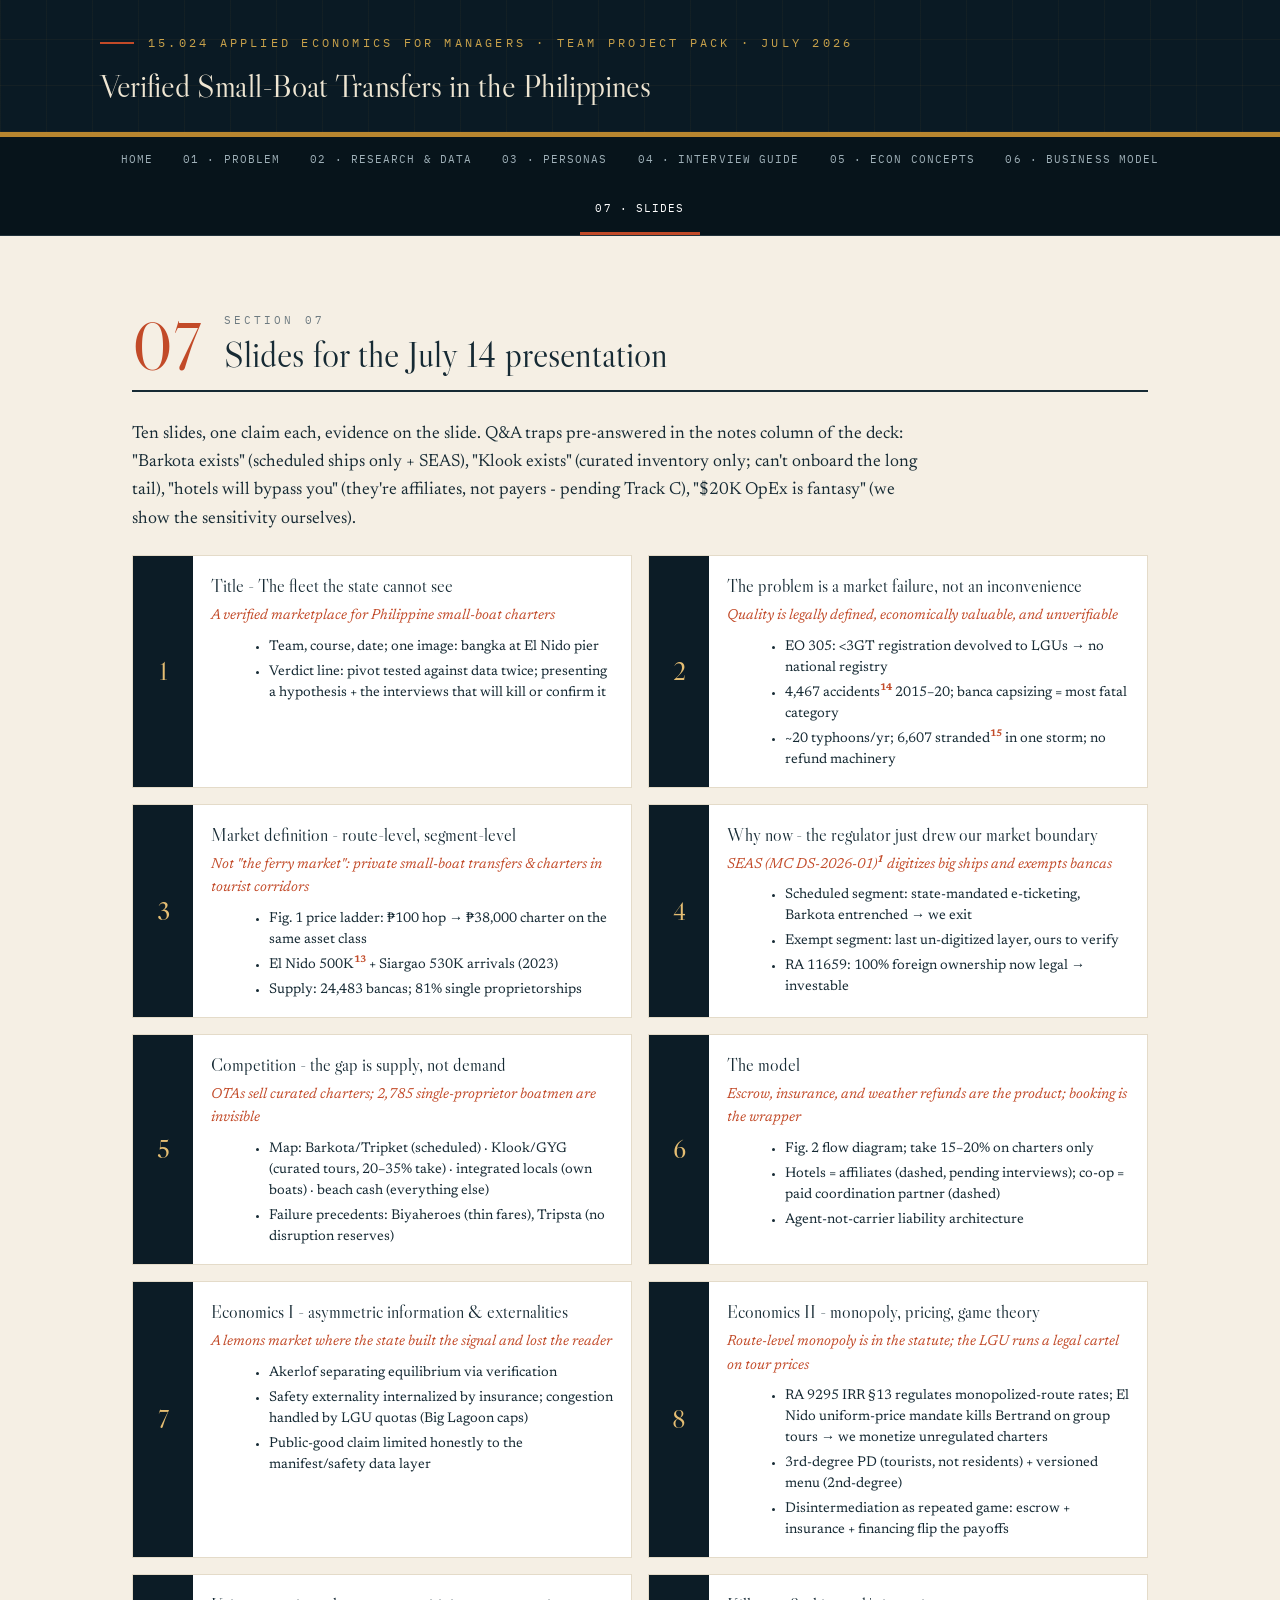
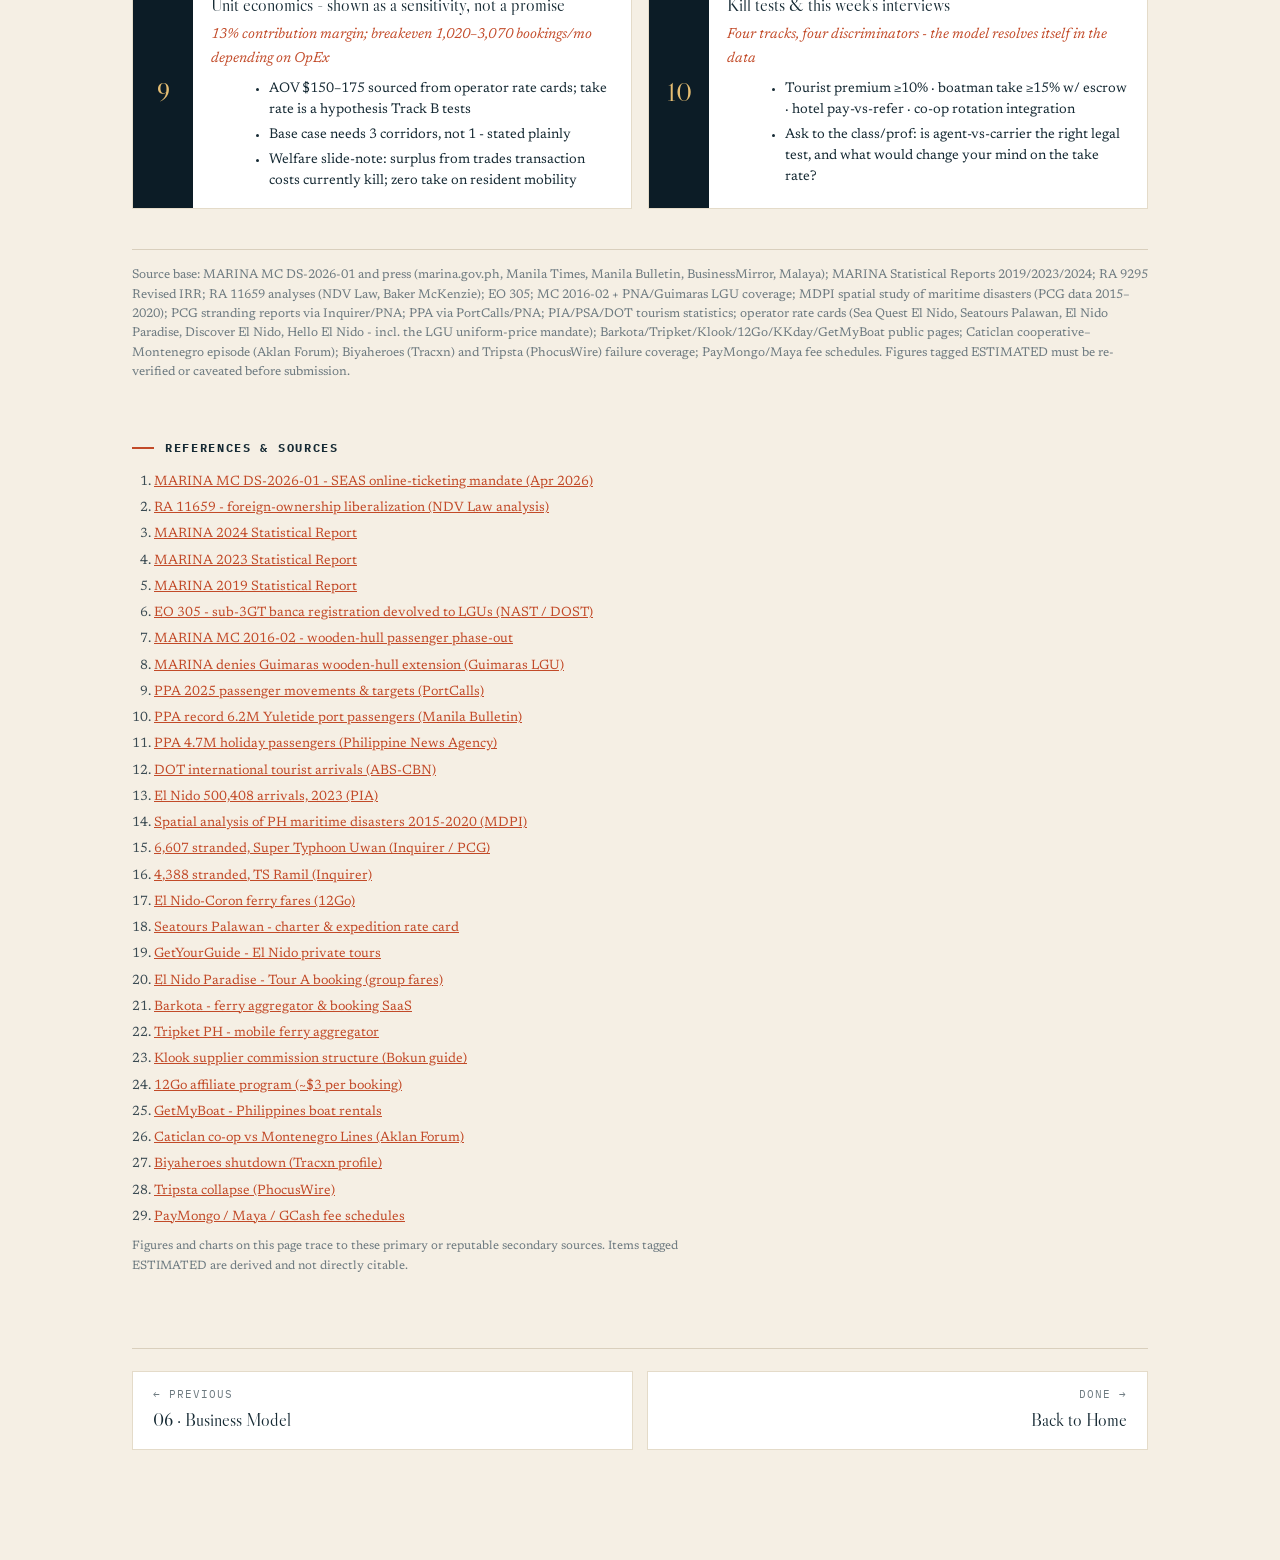
<file: slides.html>
<!DOCTYPE html>
<html lang="en">
<head>
<meta charset="utf-8">
<meta name="viewport" content="width=device-width, initial-scale=1">
<title>Slides for the July 14 presentation · PH Small-Boat Platform</title>
<link rel="preconnect" href="https://fonts.googleapis.com">
<link rel="preconnect" href="https://fonts.gstatic.com" crossorigin>
<link href="https://fonts.googleapis.com/css2?family=Libre+Caslon+Display&family=Newsreader:ital,opsz,wght@0,6..72,400;0,6..72,500;0,6..72,600;1,6..72,400;1,6..72,500&family=IBM+Plex+Mono:wght@400;500;600&display=swap" rel="stylesheet">
<link rel="stylesheet" href="style.css">
</head>
<body>
<header class="masthead"><div class="inner"><div class="kicker"><span class="rule"></span><span>15.024 Applied Economics for Managers · Team Project Pack · July 2026</span></div><h1><a href="index.html">Verified Small-Boat Transfers in the Philippines</a></h1></div></header>
<nav class="toc"><a href="index.html">Home</a><a href="problem.html">01 · Problem</a><a href="research.html">02 · Research & Data</a><a href="personas.html">03 · Personas</a><a href="interview-guide.html">04 · Interview Guide</a><a href="econ-concepts.html">05 · Econ Concepts</a><a href="business-model.html">06 · Business Model</a><a href="slides.html" class="active">07 · Slides</a></nav>
<main>
<section id="s7" data-screen-label="Section 07" style="margin-top:76px;">
    <header style="display:flex; align-items:flex-end; gap:22px; border-bottom:2px solid #162A34; padding-bottom:16px; margin-bottom:28px;">
      <div style="font-family:'Libre Caslon Display',serif; font-size:66px; line-height:.78; color:#C24A28;">07</div>
      <div>
        <div style="font-family:'IBM Plex Mono',monospace; font-size:11px; letter-spacing:.28em; text-transform:uppercase; color:#6D7A80;">Section 07</div>
        <h2 style="font-family:'Libre Caslon Display',serif; font-weight:400; font-size:clamp(26px,3.4vw,36px); line-height:1.05; color:#162A34; margin:6px 0 0;">Slides for the July 14 presentation</h2>
      </div>
    </header>
    <p style="max-width:80ch; margin:0 0 22px;">Ten slides, one claim each, evidence on the slide. Q&amp;A traps pre-answered in the notes column of the deck: "Barkota exists" (scheduled ships only + SEAS), "Klook exists" (curated inventory only; can't onboard the long tail), "hotels will bypass you" (they're affiliates, not payers - pending Track C), "$20K OpEx is fantasy" (we show the sensitivity ourselves).</p>

    <div style="display:grid; grid-template-columns:1fr 1fr; gap:16px;">
      <div style="background:#FFFFFF; border:1px solid #E4DBC9; display:grid; grid-template-columns:60px 1fr;">
        <div style="background:#0C1C26; color:#E6BE73; display:flex; align-items:center; justify-content:center; font-family:'Libre Caslon Display',serif; font-size:26px;">1</div>
        <div style="padding:16px 18px;">
          <h4 style="font-family:'Libre Caslon Display',serif; font-weight:400; font-size:18px; color:#162A34; margin:0;">Title - The fleet the state cannot see</h4>
          <div style="font-style:italic; color:#C24A28; font-size:14.5px; margin:3px 0 9px;">A verified marketplace for Philippine small-boat charters</div>
          <ul style="margin:0 0 0 18px; font-size:14px; line-height:1.5;"><li style="margin-bottom:4px;">Team, course, date; one image: bangka at El Nido pier</li><li>Verdict line: pivot tested against data twice; presenting a hypothesis + the interviews that will kill or confirm it</li></ul>
        </div>
      </div>

      <div style="background:#FFFFFF; border:1px solid #E4DBC9; display:grid; grid-template-columns:60px 1fr;">
        <div style="background:#0C1C26; color:#E6BE73; display:flex; align-items:center; justify-content:center; font-family:'Libre Caslon Display',serif; font-size:26px;">2</div>
        <div style="padding:16px 18px;">
          <h4 style="font-family:'Libre Caslon Display',serif; font-weight:400; font-size:18px; color:#162A34; margin:0;">The problem is a market failure, not an inconvenience</h4>
          <div style="font-style:italic; color:#C24A28; font-size:14.5px; margin:3px 0 9px;">Quality is legally defined, economically valuable, and unverifiable</div>
          <ul style="margin:0 0 0 18px; font-size:14px; line-height:1.5;"><li style="margin-bottom:4px;">EO 305: &lt;3GT registration devolved to LGUs → no national registry</li><li style="margin-bottom:4px;">4,467 accidents<sup style="font-size:.68em; line-height:0; font-weight:600;"><a href="#s7-ref-14" style="text-decoration:none;">14</a></sup> 2015–20; banca capsizing = most fatal category</li><li>~20 typhoons/yr; 6,607 stranded<sup style="font-size:.68em; line-height:0; font-weight:600;"><a href="#s7-ref-15" style="text-decoration:none;">15</a></sup> in one storm; no refund machinery</li></ul>
        </div>
      </div>

      <div style="background:#FFFFFF; border:1px solid #E4DBC9; display:grid; grid-template-columns:60px 1fr;">
        <div style="background:#0C1C26; color:#E6BE73; display:flex; align-items:center; justify-content:center; font-family:'Libre Caslon Display',serif; font-size:26px;">3</div>
        <div style="padding:16px 18px;">
          <h4 style="font-family:'Libre Caslon Display',serif; font-weight:400; font-size:18px; color:#162A34; margin:0;">Market definition - route-level, segment-level</h4>
          <div style="font-style:italic; color:#C24A28; font-size:14.5px; margin:3px 0 9px;">Not "the ferry market": private small-boat transfers &amp; charters in tourist corridors</div>
          <ul style="margin:0 0 0 18px; font-size:14px; line-height:1.5;"><li style="margin-bottom:4px;">Fig. 1 price ladder: ₱100 hop → ₱38,000 charter on the same asset class</li><li style="margin-bottom:4px;">El Nido 500K<sup style="font-size:.68em; line-height:0; font-weight:600;"><a href="#s7-ref-13" style="text-decoration:none;">13</a></sup> + Siargao 530K arrivals (2023)</li><li>Supply: 24,483 bancas; 81% single proprietorships</li></ul>
        </div>
      </div>

      <div style="background:#FFFFFF; border:1px solid #E4DBC9; display:grid; grid-template-columns:60px 1fr;">
        <div style="background:#0C1C26; color:#E6BE73; display:flex; align-items:center; justify-content:center; font-family:'Libre Caslon Display',serif; font-size:26px;">4</div>
        <div style="padding:16px 18px;">
          <h4 style="font-family:'Libre Caslon Display',serif; font-weight:400; font-size:18px; color:#162A34; margin:0;">Why now - the regulator just drew our market boundary</h4>
          <div style="font-style:italic; color:#C24A28; font-size:14.5px; margin:3px 0 9px;">SEAS (MC DS-2026-01)<sup style="font-size:.68em; line-height:0; font-weight:600;"><a href="#s7-ref-1" style="text-decoration:none;">1</a></sup> digitizes big ships and exempts bancas</div>
          <ul style="margin:0 0 0 18px; font-size:14px; line-height:1.5;"><li style="margin-bottom:4px;">Scheduled segment: state-mandated e-ticketing, Barkota entrenched → we exit</li><li style="margin-bottom:4px;">Exempt segment: last un-digitized layer, ours to verify</li><li>RA 11659: 100% foreign ownership now legal → investable</li></ul>
        </div>
      </div>

      <div style="background:#FFFFFF; border:1px solid #E4DBC9; display:grid; grid-template-columns:60px 1fr;">
        <div style="background:#0C1C26; color:#E6BE73; display:flex; align-items:center; justify-content:center; font-family:'Libre Caslon Display',serif; font-size:26px;">5</div>
        <div style="padding:16px 18px;">
          <h4 style="font-family:'Libre Caslon Display',serif; font-weight:400; font-size:18px; color:#162A34; margin:0;">Competition - the gap is supply, not demand</h4>
          <div style="font-style:italic; color:#C24A28; font-size:14.5px; margin:3px 0 9px;">OTAs sell curated charters; 2,785 single-proprietor boatmen are invisible</div>
          <ul style="margin:0 0 0 18px; font-size:14px; line-height:1.5;"><li style="margin-bottom:4px;">Map: Barkota/Tripket (scheduled) · Klook/GYG (curated tours, 20–35% take) · integrated locals (own boats) · beach cash (everything else)</li><li>Failure precedents: Biyaheroes (thin fares), Tripsta (no disruption reserves)</li></ul>
        </div>
      </div>

      <div style="background:#FFFFFF; border:1px solid #E4DBC9; display:grid; grid-template-columns:60px 1fr;">
        <div style="background:#0C1C26; color:#E6BE73; display:flex; align-items:center; justify-content:center; font-family:'Libre Caslon Display',serif; font-size:26px;">6</div>
        <div style="padding:16px 18px;">
          <h4 style="font-family:'Libre Caslon Display',serif; font-weight:400; font-size:18px; color:#162A34; margin:0;">The model</h4>
          <div style="font-style:italic; color:#C24A28; font-size:14.5px; margin:3px 0 9px;">Escrow, insurance, and weather refunds are the product; booking is the wrapper</div>
          <ul style="margin:0 0 0 18px; font-size:14px; line-height:1.5;"><li style="margin-bottom:4px;">Fig. 2 flow diagram; take 15–20% on charters only</li><li style="margin-bottom:4px;">Hotels = affiliates (dashed, pending interviews); co-op = paid coordination partner (dashed)</li><li>Agent-not-carrier liability architecture</li></ul>
        </div>
      </div>

      <div style="background:#FFFFFF; border:1px solid #E4DBC9; display:grid; grid-template-columns:60px 1fr;">
        <div style="background:#0C1C26; color:#E6BE73; display:flex; align-items:center; justify-content:center; font-family:'Libre Caslon Display',serif; font-size:26px;">7</div>
        <div style="padding:16px 18px;">
          <h4 style="font-family:'Libre Caslon Display',serif; font-weight:400; font-size:18px; color:#162A34; margin:0;">Economics I - asymmetric information &amp; externalities</h4>
          <div style="font-style:italic; color:#C24A28; font-size:14.5px; margin:3px 0 9px;">A lemons market where the state built the signal and lost the reader</div>
          <ul style="margin:0 0 0 18px; font-size:14px; line-height:1.5;"><li style="margin-bottom:4px;">Akerlof separating equilibrium via verification</li><li style="margin-bottom:4px;">Safety externality internalized by insurance; congestion handled by LGU quotas (Big Lagoon caps)</li><li>Public-good claim limited honestly to the manifest/safety data layer</li></ul>
        </div>
      </div>

      <div style="background:#FFFFFF; border:1px solid #E4DBC9; display:grid; grid-template-columns:60px 1fr;">
        <div style="background:#0C1C26; color:#E6BE73; display:flex; align-items:center; justify-content:center; font-family:'Libre Caslon Display',serif; font-size:26px;">8</div>
        <div style="padding:16px 18px;">
          <h4 style="font-family:'Libre Caslon Display',serif; font-weight:400; font-size:18px; color:#162A34; margin:0;">Economics II - monopoly, pricing, game theory</h4>
          <div style="font-style:italic; color:#C24A28; font-size:14.5px; margin:3px 0 9px;">Route-level monopoly is in the statute; the LGU runs a legal cartel on tour prices</div>
          <ul style="margin:0 0 0 18px; font-size:14px; line-height:1.5;"><li style="margin-bottom:4px;">RA 9295 IRR §13 regulates monopolized-route rates; El Nido uniform-price mandate kills Bertrand on group tours → we monetize unregulated charters</li><li style="margin-bottom:4px;">3rd-degree PD (tourists, not residents) + versioned menu (2nd-degree)</li><li>Disintermediation as repeated game: escrow + insurance + financing flip the payoffs</li></ul>
        </div>
      </div>

      <div style="background:#FFFFFF; border:1px solid #E4DBC9; display:grid; grid-template-columns:60px 1fr;">
        <div style="background:#0C1C26; color:#E6BE73; display:flex; align-items:center; justify-content:center; font-family:'Libre Caslon Display',serif; font-size:26px;">9</div>
        <div style="padding:16px 18px;">
          <h4 style="font-family:'Libre Caslon Display',serif; font-weight:400; font-size:18px; color:#162A34; margin:0;">Unit economics - shown as a sensitivity, not a promise</h4>
          <div style="font-style:italic; color:#C24A28; font-size:14.5px; margin:3px 0 9px;">13% contribution margin; breakeven 1,020–3,070 bookings/mo depending on OpEx</div>
          <ul style="margin:0 0 0 18px; font-size:14px; line-height:1.5;"><li style="margin-bottom:4px;">AOV $150–175 sourced from operator rate cards; take rate is a hypothesis Track B tests</li><li style="margin-bottom:4px;">Base case needs 3 corridors, not 1 - stated plainly</li><li>Welfare slide-note: surplus from trades transaction costs currently kill; zero take on resident mobility</li></ul>
        </div>
      </div>

      <div style="background:#FFFFFF; border:1px solid #E4DBC9; display:grid; grid-template-columns:60px 1fr;">
        <div style="background:#0C1C26; color:#E6BE73; display:flex; align-items:center; justify-content:center; font-family:'Libre Caslon Display',serif; font-size:26px;">10</div>
        <div style="padding:16px 18px;">
          <h4 style="font-family:'Libre Caslon Display',serif; font-weight:400; font-size:18px; color:#162A34; margin:0;">Kill tests &amp; this week's interviews</h4>
          <div style="font-style:italic; color:#C24A28; font-size:14.5px; margin:3px 0 9px;">Four tracks, four discriminators - the model resolves itself in the data</div>
          <ul style="margin:0 0 0 18px; font-size:14px; line-height:1.5;"><li style="margin-bottom:4px;">Tourist premium ≥10% · boatman take ≥15% w/ escrow · hotel pay-vs-refer · co-op rotation integration</li><li>Ask to the class/prof: is agent-vs-carrier the right legal test, and what would change your mind on the take rate?</li></ul>
        </div>
      </div>
    </div>

    <div style="font-size:12.5px; color:#6D7A80; line-height:1.55; border-top:1px solid #D9CFBD; margin-top:40px; padding-top:16px; max-width:none;">
      Source base: MARINA MC DS-2026-01 and press (marina.gov.ph, Manila Times, Manila Bulletin, BusinessMirror, Malaya); MARINA Statistical Reports 2019/2023/2024; RA 9295 Revised IRR; RA 11659 analyses (NDV Law, Baker McKenzie); EO 305; MC 2016-02 + PNA/Guimaras LGU coverage; MDPI spatial study of maritime disasters (PCG data 2015–2020); PCG stranding reports via Inquirer/PNA; PPA via PortCalls/PNA; PIA/PSA/DOT tourism statistics; operator rate cards (Sea Quest El Nido, Seatours Palawan, El Nido Paradise, Discover El Nido, Hello El Nido - incl. the LGU uniform-price mandate); Barkota/Tripket/Klook/12Go/KKday/GetMyBoat public pages; Caticlan cooperative–Montenegro episode (Aklan Forum); Biyaheroes (Tracxn) and Tripsta (PhocusWire) failure coverage; PayMongo/Maya fee schedules. Figures tagged ESTIMATED must be re-verified or caveated before submission.
    </div>
  </section>
<section style="margin-top:56px;"><h3 style="font-family:'IBM Plex Mono',monospace; font-size:12px; letter-spacing:.14em; text-transform:uppercase; color:#162A34; margin:0 0 14px; display:flex; align-items:center; gap:11px;"><span style="width:22px; height:2px; background:#C24A28;"></span>References &amp; sources</h3><ol style="margin:0; padding-left:22px; font-size:13.5px; line-height:1.5; color:#3A4A52;"><li id="s7-ref-1" style="margin-bottom:6px; scroll-margin-top:72px;"><a href="https://marina.gov.ph/2026/04/11/safer-travel-thru-seas-marina-mandates-online-ticketing-system-for-domestic-passenger-ships/" target="_blank" rel="noopener" style="text-decoration:underline;">MARINA MC DS-2026-01 - SEAS online-ticketing mandate (Apr 2026)</a></li><li id="s7-ref-2" style="margin-bottom:6px; scroll-margin-top:72px;"><a href="https://ndvlaw.com/how-foreigners-can-own-100-of-philippine-telecom-and-transport-firms/" target="_blank" rel="noopener" style="text-decoration:underline;">RA 11659 - foreign-ownership liberalization (NDV Law analysis)</a></li><li id="s7-ref-3" style="margin-bottom:6px; scroll-margin-top:72px;"><a href="https://marina.gov.ph/wp-content/uploads/2025/11/2024-MARINA-STATISTICAL-REPORT.pdf" target="_blank" rel="noopener" style="text-decoration:underline;">MARINA 2024 Statistical Report</a></li><li id="s7-ref-4" style="margin-bottom:6px; scroll-margin-top:72px;"><a href="https://marina.gov.ph/wp-content/uploads/2025/01/MARINA-Stat-Report-2023-Final-v2.pdf" target="_blank" rel="noopener" style="text-decoration:underline;">MARINA 2023 Statistical Report</a></li><li id="s7-ref-5" style="margin-bottom:6px; scroll-margin-top:72px;"><a href="https://marina.gov.ph/wp-content/uploads/2020/10/2019-marina-statistical-report.pdf" target="_blank" rel="noopener" style="text-decoration:underline;">MARINA 2019 Statistical Report</a></li><li id="s7-ref-6" style="margin-bottom:6px; scroll-margin-top:72px;"><a href="https://nast.dost.gov.ph/index.php/downloads/category/109-day-2-march-14-2017?download=351:2-engr-lanoy-municipal-fishing-boats" target="_blank" rel="noopener" style="text-decoration:underline;">EO 305 - sub-3GT banca registration devolved to LGUs (NAST / DOST)</a></li><li id="s7-ref-7" style="margin-bottom:6px; scroll-margin-top:72px;"><a href="https://marina.gov.ph/wp-content/uploads/2018/06/MC-2016-02.pdf" target="_blank" rel="noopener" style="text-decoration:underline;">MARINA MC 2016-02 - wooden-hull passenger phase-out</a></li><li id="s7-ref-8" style="margin-bottom:6px; scroll-margin-top:72px;"><a href="https://guimaras.gov.ph/news-and-updates/marina-denies-guimaras-appeal-to-extend-operation-of-wooden-hulled-boats/" target="_blank" rel="noopener" style="text-decoration:underline;">MARINA denies Guimaras wooden-hull extension (Guimaras LGU)</a></li><li id="s7-ref-9" style="margin-bottom:6px; scroll-margin-top:72px;"><a href="https://portcalls.com/ppa-poised-to-hit-2025-targets-optimistic-of-steady-performance/" target="_blank" rel="noopener" style="text-decoration:underline;">PPA 2025 passenger movements &amp; targets (PortCalls)</a></li><li id="s7-ref-10" style="margin-bottom:6px; scroll-margin-top:72px;"><a href="https://mb.com.ph/2026/01/07/ppa-logs-record-breaking-62-m-port-passengers-during-yuletide-travel-rush" target="_blank" rel="noopener" style="text-decoration:underline;">PPA record 6.2M Yuletide port passengers (Manila Bulletin)</a></li><li id="s7-ref-11" style="margin-bottom:6px; scroll-margin-top:72px;"><a href="https://www.pna.gov.ph/articles/1241120" target="_blank" rel="noopener" style="text-decoration:underline;">PPA 4.7M holiday passengers (Philippine News Agency)</a></li><li id="s7-ref-12" style="margin-bottom:6px; scroll-margin-top:72px;"><a href="https://www.abs-cbn.com/business/01/04/24/philippines-eyes-77-million-foreign-tourists-in-2024" target="_blank" rel="noopener" style="text-decoration:underline;">DOT international tourist arrivals (ABS-CBN)</a></li><li id="s7-ref-13" style="margin-bottom:6px; scroll-margin-top:72px;"><a href="https://mirror.pia.gov.ph/news/2024/01/08/el-nido-sets-tourism-record-with-over-half-million-visitors-in-2023" target="_blank" rel="noopener" style="text-decoration:underline;">El Nido 500,408 arrivals, 2023 (PIA)</a></li><li id="s7-ref-14" style="margin-bottom:6px; scroll-margin-top:72px;"><a href="https://www.mdpi.com/2220-9964/14/1/31" target="_blank" rel="noopener" style="text-decoration:underline;">Spatial analysis of PH maritime disasters 2015-2020 (MDPI)</a></li><li id="s7-ref-15" style="margin-bottom:6px; scroll-margin-top:72px;"><a href="https://newsinfo.inquirer.net/2136756/over-6000-passengers-stranded-in-ports-nationwide-due-to-uwan-pcg" target="_blank" rel="noopener" style="text-decoration:underline;">6,607 stranded, Super Typhoon Uwan (Inquirer / PCG)</a></li><li id="s7-ref-16" style="margin-bottom:6px; scroll-margin-top:72px;"><a href="https://newsinfo.inquirer.net/2126619/over-3200-passengers-stranded-as-typhoon-ramil-disrupts-port-operations" target="_blank" rel="noopener" style="text-decoration:underline;">4,388 stranded, TS Ramil (Inquirer)</a></li><li id="s7-ref-17" style="margin-bottom:6px; scroll-margin-top:72px;"><a href="https://12go.asia/en/ferry/el-nido/coron" target="_blank" rel="noopener" style="text-decoration:underline;">El Nido-Coron ferry fares (12Go)</a></li><li id="s7-ref-18" style="margin-bottom:6px; scroll-margin-top:72px;"><a href="https://seatourspalawan.com/" target="_blank" rel="noopener" style="text-decoration:underline;">Seatours Palawan - charter &amp; expedition rate card</a></li><li id="s7-ref-19" style="margin-bottom:6px; scroll-margin-top:72px;"><a href="https://www.getyourguide.com/el-nido-l974/private-tours-tc221/" target="_blank" rel="noopener" style="text-decoration:underline;">GetYourGuide - El Nido private tours</a></li><li id="s7-ref-20" style="margin-bottom:6px; scroll-margin-top:72px;"><a href="https://www.elnidoparadise.com/booking/main-island-hopping-tours/tour-a/" target="_blank" rel="noopener" style="text-decoration:underline;">El Nido Paradise - Tour A booking (group fares)</a></li><li id="s7-ref-21" style="margin-bottom:6px; scroll-margin-top:72px;"><a href="https://www.barkota.com/" target="_blank" rel="noopener" style="text-decoration:underline;">Barkota - ferry aggregator &amp; booking SaaS</a></li><li id="s7-ref-22" style="margin-bottom:6px; scroll-margin-top:72px;"><a href="https://apps.apple.com/us/app/tripket-ph/id6475034217" target="_blank" rel="noopener" style="text-decoration:underline;">Tripket PH - mobile ferry aggregator</a></li><li id="s7-ref-23" style="margin-bottom:6px; scroll-margin-top:72px;"><a href="https://www.bokun.io/klook-supplier" target="_blank" rel="noopener" style="text-decoration:underline;">Klook supplier commission structure (Bokun guide)</a></li><li id="s7-ref-24" style="margin-bottom:6px; scroll-margin-top:72px;"><a href="https://agent.12go.asia/" target="_blank" rel="noopener" style="text-decoration:underline;">12Go affiliate program (~$3 per booking)</a></li><li id="s7-ref-25" style="margin-bottom:6px; scroll-margin-top:72px;"><a href="https://www.getmyboat.com/boat-rental/Philippines/" target="_blank" rel="noopener" style="text-decoration:underline;">GetMyBoat - Philippines boat rentals</a></li><li id="s7-ref-26" style="margin-bottom:6px; scroll-margin-top:72px;"><a href="https://aklanforum.blogspot.com/2008/09/boracay-boat-coop-opposes-montenegro.html" target="_blank" rel="noopener" style="text-decoration:underline;">Caticlan co-op vs Montenegro Lines (Aklan Forum)</a></li><li id="s7-ref-27" style="margin-bottom:6px; scroll-margin-top:72px;"><a href="https://tracxn.com/d/companies/biyaheroes/__l0rxxMH0I55i0_Gi8jwxkvFjcaDUhbA2-Ezge4xFqgY" target="_blank" rel="noopener" style="text-decoration:underline;">Biyaheroes shutdown (Tracxn profile)</a></li><li id="s7-ref-28" style="margin-bottom:6px; scroll-margin-top:72px;"><a href="https://www.phocuswire.com/Tripsta-suspends-travel-travel-agency-operations" target="_blank" rel="noopener" style="text-decoration:underline;">Tripsta collapse (PhocusWire)</a></li><li id="s7-ref-29" style="margin-bottom:6px; scroll-margin-top:72px;"><a href="https://www.paymongo.com/blog/maya-vs-gcash-vs-paymongo-for-business" target="_blank" rel="noopener" style="text-decoration:underline;">PayMongo / Maya / GCash fee schedules</a></li></ol><p style="font-size:12px; color:#6D7A80; margin:10px 0 0; max-width:80ch;">Figures and charts on this page trace to these primary or reputable secondary sources. Items tagged ESTIMATED are derived and not directly citable.</p></section>
<div class="pagenav"><a class="pn prev" href="business-model.html"><span>← Previous</span><b>06 · Business Model</b></a><a class="pn next" href="index.html"><span>Done →</span><b>Back to Home</b></a></div>
</main>
</body>
</html>
</file>
<file: style.css>
*{box-sizing:border-box;}
html,body{overflow-x:hidden;}
body{margin:0; background:#F5EFE4; color:#162A34; font-family:'Newsreader',Georgia,serif; font-size:17.5px; line-height:1.62; -webkit-font-smoothing:antialiased;}
a{color:#C24A28; text-decoration:none;}
a:hover{color:#B8862F;}
::selection{background:#C24A28; color:#F5EFE4;}

/* masthead */
header.masthead{position:relative; background-color:#0A1A24; color:#EFE6D3; padding:34px 7vw 28px; border-bottom:5px solid #B8862F; background-image:repeating-linear-gradient(0deg, rgba(184,134,47,.06) 0 1px, transparent 1px 46px), repeating-linear-gradient(90deg, rgba(184,134,47,.05) 0 1px, transparent 1px 46px); overflow:hidden;}
header.masthead.home{padding:64px 7vw 52px;}
header.masthead .inner{max-width:1080px; margin:0 auto; position:relative;}
header.masthead .kicker{display:flex; align-items:center; gap:14px; font-family:'IBM Plex Mono',monospace; font-size:11.5px; letter-spacing:.28em; text-transform:uppercase; color:#C9A24B; margin-bottom:16px;}
header.masthead.home .kicker{margin-bottom:26px;}
header.masthead .kicker .rule{width:34px; height:2px; background:#C24A28; display:inline-block; flex:none;}
header.masthead h1{font-family:'Libre Caslon Display',Georgia,serif; font-weight:400; font-size:clamp(22px,3vw,32px); line-height:1.12; margin:0; letter-spacing:-.01em;}
header.masthead.home h1{font-size:clamp(34px,5.2vw,60px); line-height:1.08; max-width:20ch;}
header.masthead h1 a{color:inherit;}
header.masthead h1 a:hover{color:#E6BE73;}
header.masthead h1 em{font-style:italic; color:#E6BE73;}
header.masthead .sub{margin-top:26px; color:#B9C6CE; font-size:16.5px; line-height:1.6; max-width:74ch; border-left:2px solid #2C4653; padding-left:20px;}

/* sticky cross-page nav */
nav.toc{position:sticky; top:0; z-index:50; background:#07141B; border-bottom:1px solid #21323B; display:flex; flex-wrap:wrap; justify-content:center; padding:0 4vw;}
nav.toc a{font-family:'IBM Plex Mono',monospace; font-size:11px; letter-spacing:.1em; text-transform:uppercase; color:#9FB0B8; padding:14px 15px; border-bottom:3px solid transparent;}
nav.toc a:hover{color:#FFFFFF; border-bottom-color:#C24A28;}
nav.toc a.active{color:#FFFFFF; border-bottom-color:#C24A28;}

/* main column (matches design) */
main{max-width:1080px; margin:0 auto; padding:0 32px 110px;}

/* reference list: highlight the item a footnote marker jumps to */
li:target{background:#F6E4D9; box-shadow:0 0 0 4px #F6E4D9;}
sup a{color:#C24A28;}

/* prev / next */
.pagenav{display:flex; justify-content:space-between; gap:14px; margin-top:72px; border-top:1px solid #D9CFBD; padding-top:22px; flex-wrap:wrap;}
.pn{display:flex; flex-direction:column; text-decoration:none; padding:14px 20px; background:#FFFFFF; border:1px solid #E4DBC9; min-width:220px; flex:1; transition:border-color .12s ease, transform .12s ease;}
.pn:hover{border-color:#C24A28; transform:translateY(-2px);}
.pn.next{text-align:right; align-items:flex-end;}
.pn span{font-family:'IBM Plex Mono',monospace; font-size:10.5px; letter-spacing:.1em; text-transform:uppercase; color:#6D7A80;}
.pn b{font-family:'Libre Caslon Display',serif; font-weight:400; font-size:18px; color:#162A34; margin-top:3px;}
@media(max-width:600px){.pn{min-width:100%;}}

/* landing */
.home-wrap{max-width:1080px; margin:0 auto; padding:56px 32px 110px;}
.home-lead{font-family:'IBM Plex Mono',monospace; font-size:12px; letter-spacing:.14em; text-transform:uppercase; color:#162A34; margin:0 0 22px; display:flex; align-items:center; gap:11px;}
.home-lead .rule{width:22px; height:2px; background:#C24A28;}
.home-grid{display:grid; grid-template-columns:repeat(auto-fill,minmax(300px,1fr)); gap:18px;}
.home-card{display:flex; flex-direction:column; background:#FFFFFF; border:1px solid #E4DBC9; border-top:3px solid #C24A28; padding:22px 24px; text-decoration:none; color:#162A34; transition:transform .12s ease, box-shadow .12s ease;}
.home-card:hover{transform:translateY(-3px); box-shadow:0 10px 26px rgba(10,26,36,.13);}
.home-card:nth-child(3n+2){border-top-color:#B8862F;}
.home-card:nth-child(3n){border-top-color:#2F6C7B;}
.home-card .num{font-family:'Libre Caslon Display',serif; font-size:44px; line-height:.85; color:#C24A28;}
.home-card .lbl{font-family:'IBM Plex Mono',monospace; font-size:10.5px; letter-spacing:.16em; text-transform:uppercase; color:#6D7A80; margin-top:12px;}
.home-card .ttl{font-family:'Libre Caslon Display',serif; font-size:21px; color:#162A34; margin:5px 0 9px; line-height:1.15;}
.home-card .blurb{font-size:15px; color:#3A4A52; margin:0 0 18px; flex:1; line-height:1.5;}
.home-card .go{font-family:'IBM Plex Mono',monospace; font-size:11px; letter-spacing:.1em; text-transform:uppercase; color:#C24A28;}
.home-foot{font-size:13px; color:#6D7A80; line-height:1.55; border-top:1px solid #D9CFBD; margin-top:44px; padding-top:16px;}
</file>
